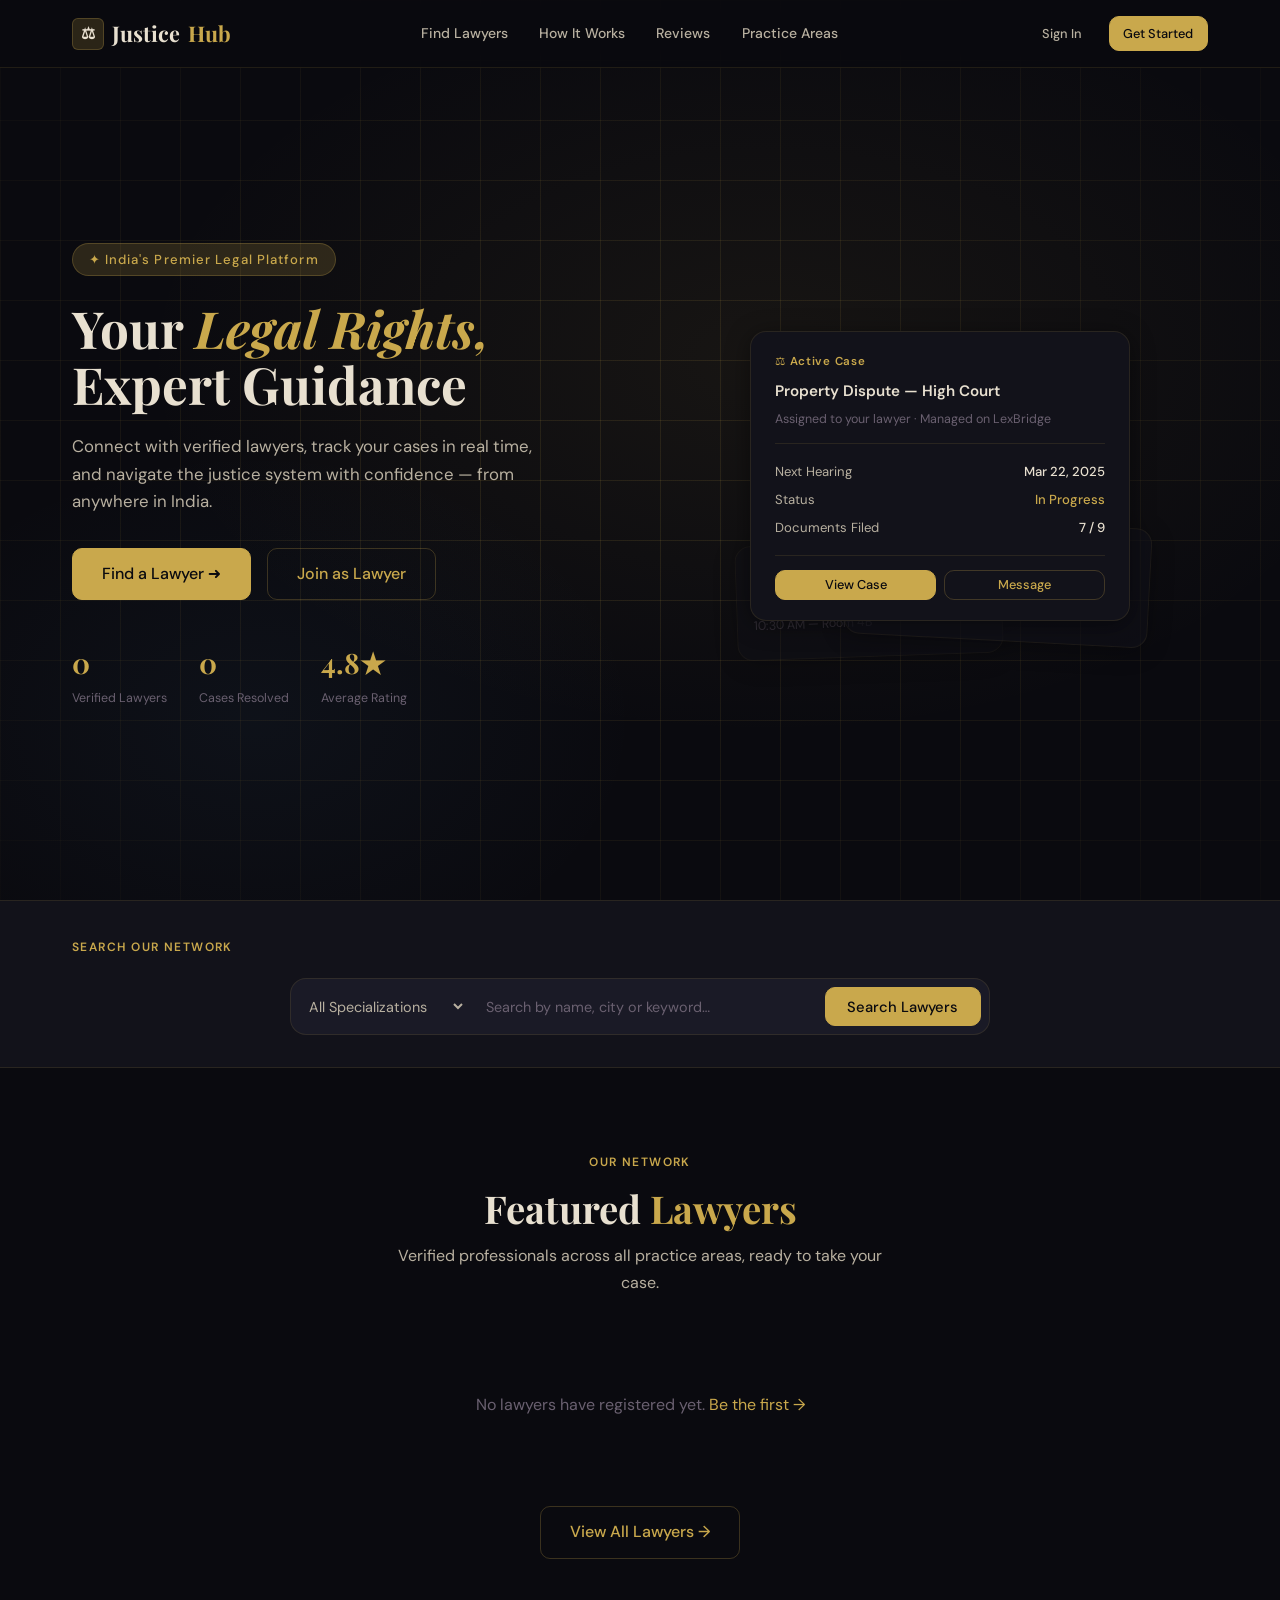
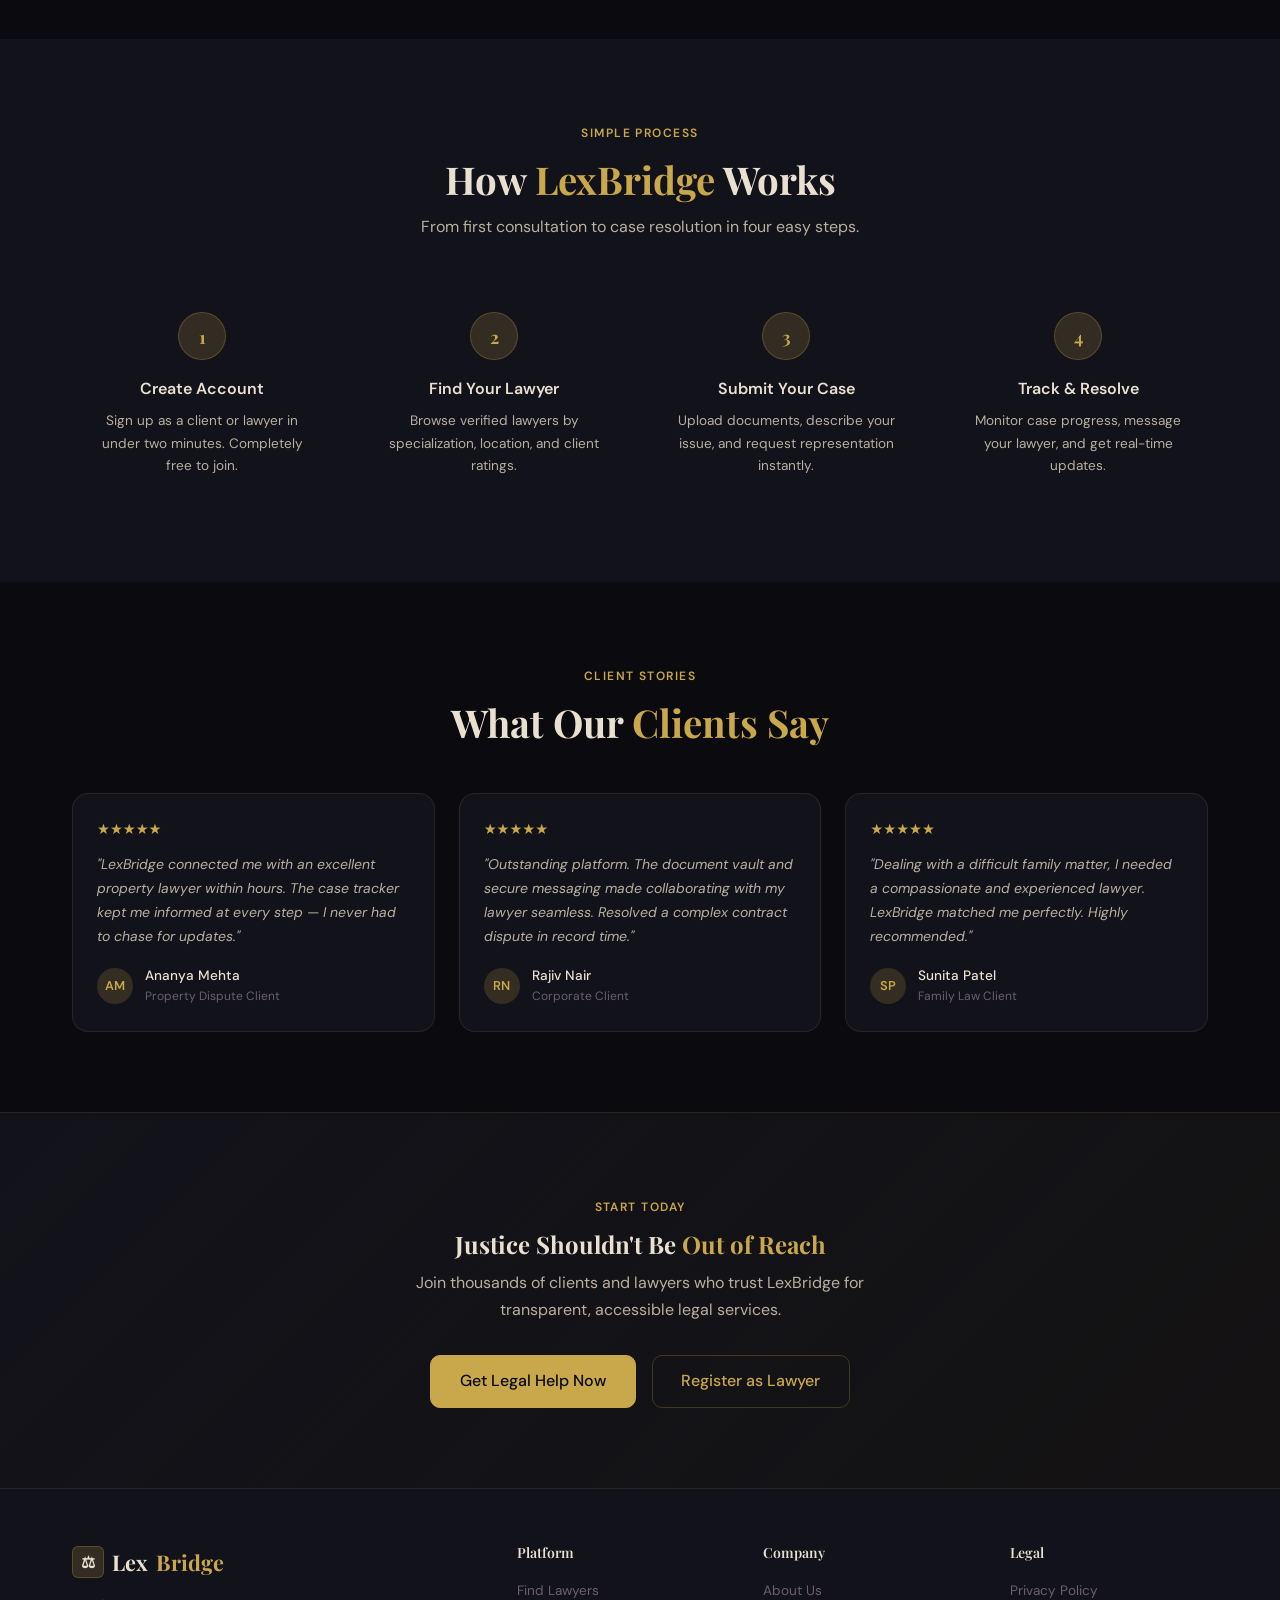
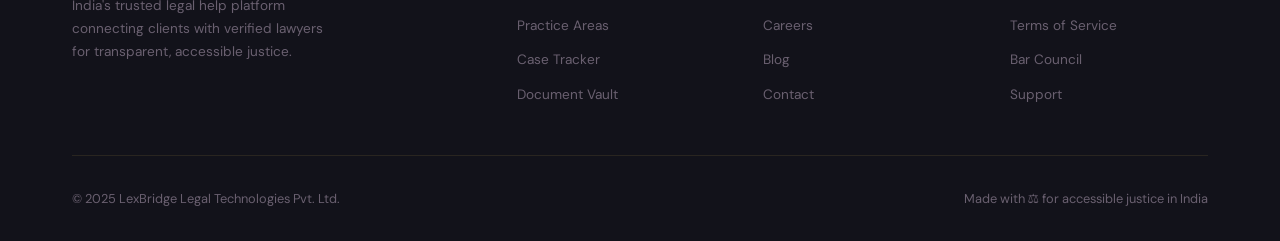
<file: lexbridge/index.html>
<!DOCTYPE html>
<html lang="en">
<head>
  <meta charset="UTF-8" />
  <meta name="viewport" content="width=device-width, initial-scale=1.0" />
  <title>Justice Hub — Legal Help Platform</title>
  <link rel="stylesheet" href="styles/main.css" />
</head>
<body>

  <nav class="navbar" id="navbar">
    <div class="container">
      <a href="index.html" class="nav-logo"><div class="logo-icon">⚖</div>Justice<span>Hub</span></a>
      <ul class="nav-links" id="navLinks">
        <li><a href="#lawyers">Find Lawyers</a></li>
        <li><a href="#how">How It Works</a></li>
        <li><a href="#testimonials">Reviews</a></li>
        <li><a href="#">Practice Areas</a></li>
      </ul>
      <div class="nav-cta">
        <a href="login.html" class="btn btn-ghost btn-sm">Sign In</a>
        <a href="signup.html" class="btn btn-primary btn-sm">Get Started</a>
      </div>
      <button class="hamburger" id="hamburger"><span></span><span></span><span></span></button>
    </div>
  </nav>

  <section class="hero">
    <div class="hero-bg"></div>
    <div class="hero-grid"></div>
    <div class="container">
      <div class="hero-content">
        <div class="hero-tag animate-fadeInUp">✦ India's Premier Legal Platform</div>
        <h1 class="animate-fadeInUp delay-1">Your <em>Legal Rights,</em><br>Expert Guidance</h1>
        <p class="hero-desc animate-fadeInUp delay-2">Connect with verified lawyers, track your cases in real time, and navigate the justice system with confidence — from anywhere in India.</p>
        <div class="hero-actions animate-fadeInUp delay-3">
          <a href="signup.html" class="btn btn-primary btn-lg">Find a Lawyer ➜</a>
          <a href="signup.html?type=lawyer" class="btn btn-outline btn-lg">Join as Lawyer</a>
        </div>
        <div class="hero-stats animate-fadeInUp delay-4">
          <div class="hero-stat"><div class="num" id="statLawyers">0</div><div class="lbl">Verified Lawyers</div></div>
          <div class="hero-stat"><div class="num" id="statCases">0</div><div class="lbl">Cases Resolved</div></div>
          <div class="hero-stat"><div class="num">4.8★</div><div class="lbl">Average Rating</div></div>
        </div>
      </div>
      <div class="hero-visual animate-fadeInUp delay-2">
        <div class="hero-card-stack">
          <div class="hcard">
            <div class="hcard-badge">⚖ Active Case</div>
            <div class="hcard-title">Property Dispute — High Court</div>
            <div class="hcard-meta">Assigned to your lawyer · Managed on LexBridge</div>
            <div class="hcard-divider"></div>
            <div class="hcard-row">Next Hearing <span>Mar 22, 2025</span></div>
            <div class="hcard-row">Status <span style="color:var(--gold)">In Progress</span></div>
            <div class="hcard-row">Documents Filed <span>7 / 9</span></div>
            <div class="hcard-divider"></div>
            <div style="display:flex;gap:0.5rem">
              <button class="btn btn-primary btn-sm" style="flex:1">View Case</button>
              <button class="btn btn-outline btn-sm" style="flex:1">Message</button>
            </div>
          </div>
          <div class="hcard"><div class="hcard-badge">📁 Documents</div><div class="hcard-title">3 New Files Uploaded</div><div class="hcard-meta">Ready for review</div></div>
          <div class="hcard"><div class="hcard-badge">🔔 Reminder</div><div class="hcard-title">Hearing Tomorrow</div><div class="hcard-meta">10:30 AM — Room 4B</div></div>
        </div>
      </div>
    </div>
  </section>

  <section class="search-section">
    <div class="container">
      <p class="section-label" style="text-align:center;margin-bottom:1.25rem">Search Our Network</p>
      <div class="search-bar">
        <select id="searchSpec">
          <option value="">All Specializations</option>
          <option>Criminal Law</option><option>Family Law</option><option>Corporate Law</option>
          <option>Property Law</option><option>Civil Law</option><option>Labour Law</option><option>Intellectual Property</option>
        </select>
        <input type="text" id="searchInput" placeholder="Search by name, city or keyword…" />
        <button class="btn btn-primary" onclick="performSearch()">Search Lawyers</button>
      </div>
    </div>
  </section>

  <section class="section" id="lawyers">
    <div class="container">
      <div class="section-header">
        <span class="section-label">Our Network</span>
        <h2>Featured <span class="text-gold">Lawyers</span></h2>
        <p class="section-sub">Verified professionals across all practice areas, ready to take your case.</p>
      </div>
      <div class="lawyers-grid" id="lawyersGrid"></div>
      <div style="text-align:center;margin-top:2.5rem">
        <a href="signup.html" class="btn btn-outline btn-lg">View All Lawyers →</a>
      </div>
    </div>
  </section>

  <section class="section how-section" id="how">
    <div class="container">
      <div class="section-header text-center">
        <span class="section-label">Simple Process</span>
        <h2>How <span class="text-gold">LexBridge</span> Works</h2>
        <p class="section-sub" style="margin:0.75rem auto 0">From first consultation to case resolution in four easy steps.</p>
      </div>
      <div class="steps-grid">
        <div class="step-item animate-fadeInUp delay-1"><div class="step-num">1</div><div class="step-title">Create Account</div><p class="step-desc">Sign up as a client or lawyer in under two minutes. Completely free to join.</p></div>
        <div class="step-item animate-fadeInUp delay-2"><div class="step-num">2</div><div class="step-title">Find Your Lawyer</div><p class="step-desc">Browse verified lawyers by specialization, location, and client ratings.</p></div>
        <div class="step-item animate-fadeInUp delay-3"><div class="step-num">3</div><div class="step-title">Submit Your Case</div><p class="step-desc">Upload documents, describe your issue, and request representation instantly.</p></div>
        <div class="step-item animate-fadeInUp delay-4"><div class="step-num">4</div><div class="step-title">Track &amp; Resolve</div><p class="step-desc">Monitor case progress, message your lawyer, and get real-time updates.</p></div>
      </div>
    </div>
  </section>

  <section class="section" id="testimonials">
    <div class="container">
      <div class="section-header">
        <span class="section-label">Client Stories</span>
        <h2>What Our <span class="text-gold">Clients Say</span></h2>
      </div>
      <div class="testimonials-grid" id="testimonialsGrid"></div>
    </div>
  </section>

  <section class="cta-band">
    <div class="container">
      <span class="section-label">Start Today</span>
      <h2 style="margin-bottom:0.75rem">Justice Shouldn't Be <span class="text-gold">Out of Reach</span></h2>
      <p style="color:var(--text-secondary);margin-bottom:2rem;max-width:480px;margin-left:auto;margin-right:auto">Join thousands of clients and lawyers who trust LexBridge for transparent, accessible legal services.</p>
      <div style="display:flex;gap:1rem;justify-content:center;flex-wrap:wrap">
        <a href="signup.html" class="btn btn-primary btn-lg">Get Legal Help Now</a>
        <a href="signup.html?type=lawyer" class="btn btn-outline btn-lg">Register as Lawyer</a>
      </div>
    </div>
  </section>

  <footer>
    <div class="container">
      <div class="footer-grid">
        <div class="footer-brand">
          <a href="index.html" class="nav-logo" style="display:inline-flex"><div class="logo-icon">⚖</div>Lex<span>Bridge</span></a>
          <p>India's trusted legal help platform connecting clients with verified lawyers for transparent, accessible justice.</p>
        </div>
        <div class="footer-col"><h4>Platform</h4><ul><li><a href="#">Find Lawyers</a></li><li><a href="#">Practice Areas</a></li><li><a href="#">Case Tracker</a></li><li><a href="#">Document Vault</a></li></ul></div>
        <div class="footer-col"><h4>Company</h4><ul><li><a href="#">About Us</a></li><li><a href="#">Careers</a></li><li><a href="#">Blog</a></li><li><a href="#">Contact</a></li></ul></div>
        <div class="footer-col"><h4>Legal</h4><ul><li><a href="#">Privacy Policy</a></li><li><a href="#">Terms of Service</a></li><li><a href="#">Bar Council</a></li><li><a href="#">Support</a></li></ul></div>
      </div>
      <div class="footer-bottom">
        <span>© 2025 LexBridge Legal Technologies Pvt. Ltd.</span>
        <span>Made with ⚖ for accessible justice in India</span>
      </div>
    </div>
  </footer>

  <div class="toast-container" id="toastContainer"></div>
  <script src="scripts/db.js"></script>
  <script src="scripts/main.js"></script>
  <script>
  // ── Dynamic stats from real DB ────────────────────────────────────────────
  (function updateHeroStats() {
    // Count all registered users
    let userCount = 0, lawyerCount = 0, caseCount = 0;
    for (let i = 0; i < localStorage.length; i++) {
      const key = localStorage.key(i);
      if (!key) continue;
      if (key.startsWith('lb_registered_')) {
        try {
          const u = JSON.parse(localStorage.getItem(key));
          if (u.role === 'lawyer') lawyerCount++; else userCount++;
        } catch {}
      }
      if (key.endsWith('_cases')) {
        try { caseCount += JSON.parse(localStorage.getItem(key)).filter(c=>c.status==='closed').length; } catch {}
      }
    }
    // Animate counters
    function animateCount(el, target, suffix='') {
      if (!el) return;
      const duration = 1200;
      const step     = Math.ceil(target / (duration / 30));
      let   current  = 0;
      const timer    = setInterval(() => {
        current = Math.min(current + step, target);
        el.textContent = current.toLocaleString('en-IN') + suffix;
        if (current >= target) clearInterval(timer);
      }, 30);
    }
    animateCount(document.getElementById('statLawyers'), lawyerCount);
    animateCount(document.getElementById('statCases'),   caseCount);

    // ── Search: filter lawyers from registered users ────────────────────────
    window.performSearch = function() {
      const spec  = document.getElementById('searchSpec').value.toLowerCase();
      const query = document.getElementById('searchInput').value.toLowerCase();
      const lawyers = [];
      for (let i = 0; i < localStorage.length; i++) {
        const key = localStorage.key(i);
        if (!key || !key.startsWith('lb_registered_')) continue;
        try {
          const u = JSON.parse(localStorage.getItem(key));
          if (u.role !== 'lawyer') continue;
          const lp = JSON.parse(localStorage.getItem(`lb_${u.id}_lawyer_profile`) || 'null');
          const profile = { ...u, ...(lp||{}) };
          const matchSpec  = !spec  || (profile.specialization||'').toLowerCase().includes(spec);
          const matchQuery = !query || (profile.full_name||'').toLowerCase().includes(query)
            || (profile.city||'').toLowerCase().includes(query)
            || (profile.specialization||'').toLowerCase().includes(query);
          if (matchSpec && matchQuery) lawyers.push(profile);
        } catch {}
      }
      const grid = document.getElementById('lawyersGrid');
      document.getElementById('lawyers').scrollIntoView({behavior:'smooth'});
      if (!lawyers.length) {
        grid.innerHTML = `<div style="text-align:center;padding:3rem;color:var(--text-muted);grid-column:1/-1">
          No lawyers found matching your search. <a href="signup.html?type=lawyer">Register as a lawyer →</a></div>`;
        return;
      }
      grid.innerHTML = lawyers.map(l => renderLawyerCard(l)).join('');
    };

    function renderLawyerCard(l) {
      const ini = (l.full_name||'L').split(' ').map(w=>w[0]).join('').slice(0,2).toUpperCase();
      return `<div class="lawyer-card">
        <div class="lawyer-avatar">${ini}</div>
        <div class="lawyer-name">${esc(l.full_name||'—')}</div>
        <div class="lawyer-spec">${esc(l.specialization||'Legal Professional')}</div>
        <div class="lawyer-meta">
          ${l.city?`<span>📍 ${esc(l.city)}</span>`:''}
          ${l.experience_years?`<span>⏱ ${esc(l.experience_years)} yrs</span>`:''}
          ${l.consultation_fee?`<span>💰 ₹${Number(l.consultation_fee).toLocaleString('en-IN')}/hr</span>`:''}
        </div>
        <a href="signup.html" class="btn btn-outline btn-sm" style="margin-top:1rem;display:block;text-align:center">Contact Lawyer</a>
      </div>`;
    }

    function esc(s='') { return String(s).replace(/&/g,'&amp;').replace(/</g,'&lt;').replace(/>/g,'&gt;'); }

    // ── Load lawyers grid on page load ─────────────────────────────────────
    const grid = document.getElementById('lawyersGrid');
    if (grid) {
      const allLawyers = [];
      for (let i = 0; i < localStorage.length; i++) {
        const key = localStorage.key(i);
        if (!key || !key.startsWith('lb_registered_')) continue;
        try {
          const u = JSON.parse(localStorage.getItem(key));
          if (u.role !== 'lawyer') continue;
          const lp = JSON.parse(localStorage.getItem(`lb_${u.id}_lawyer_profile`) || 'null');
          allLawyers.push({ ...u, ...(lp||{}) });
        } catch {}
      }
      grid.innerHTML = allLawyers.length
        ? allLawyers.map(l=>renderLawyerCard(l)).join('')
        : `<div style="text-align:center;padding:3rem;color:var(--text-muted);grid-column:1/-1">
            No lawyers have registered yet. <a href="signup.html?type=lawyer">Be the first →</a></div>`;
    }
  })();
  </script>
</body>
</html>
</file>
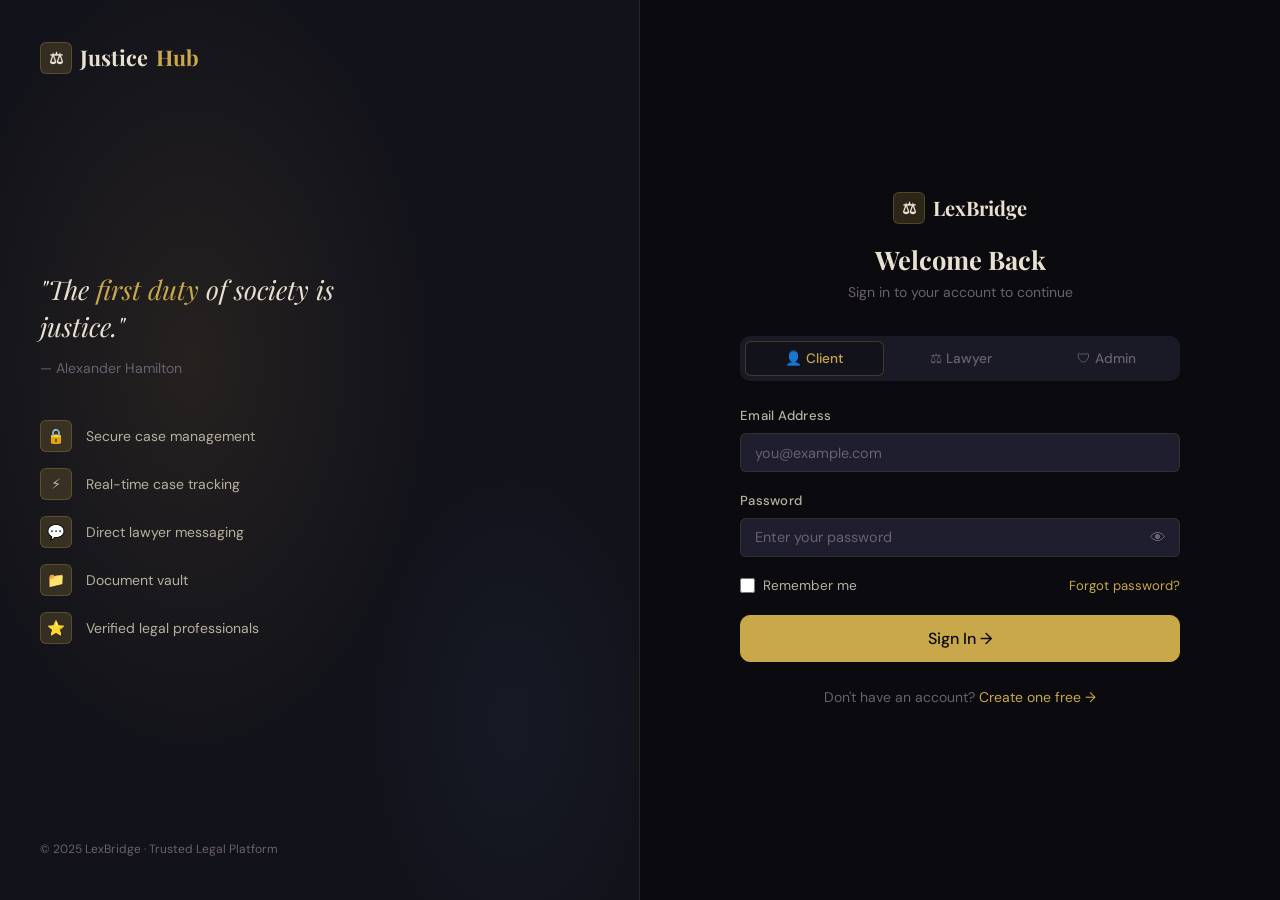
<file: lexbridge/client_dashboard.html>
<!DOCTYPE html>
<html lang="en">
<head>
  <meta charset="UTF-8" />
  <meta name="viewport" content="width=device-width, initial-scale=1.0" />
  <title>Client Dashboard — LexBridge</title>
  <link rel="stylesheet" href="styles/main.css" />
  <link rel="stylesheet" href="styles/dashboard.css" />
</head>
<body>
<div class="dash-layout">

  <aside class="sidebar" id="sidebar">
    <div class="sidebar-brand"><div class="logo-icon">⚖</div>Justice<span>Hub</span></div>
    <nav class="sidebar-nav">
      <div class="nav-section">
        <div class="nav-section-label">Main</div>
        <a class="nav-item active" onclick="showTab('overview')"><span class="nav-icon">🏠</span>Overview</a>
        <a class="nav-item" onclick="showTab('cases')"><span class="nav-icon">📋</span>My Cases <span class="nav-badge" id="badgeCases">0</span></a>
        <a class="nav-item" onclick="showTab('documents')"><span class="nav-icon">📁</span>Documents</a>
        <a class="nav-item" onclick="showTab('findlawyer')"><span class="nav-icon">🔍</span>Find a Lawyer</a>
        <a class="nav-item" onclick="showTab('requests')"><span class="nav-icon">📨</span>Requests <span class="nav-badge" id="badgeRequests">0</span></a>
        <a class="nav-item" onclick="showTab('messages')"><span class="nav-icon">💬</span>Messages</a>
      </div>
      <div class="nav-section">
        <div class="nav-section-label">Services</div>
        <a class="nav-item" onclick="showTab('newcase')"><span class="nav-icon">➕</span>New Case Request</a>
        <a class="nav-item" onclick="showTab('billing')"><span class="nav-icon">💰</span>Billing</a>
      </div>
      <div class="nav-section">
        <div class="nav-section-label">Account</div>
        <a class="nav-item" onclick="showTab('settings')"><span class="nav-icon">⚙</span>Settings</a>
        <a class="nav-item" href="#" onclick="logout()"><span class="nav-icon">🚪</span>Logout</a>
      </div>
    </nav>
    <div class="sidebar-footer">
      <div class="sidebar-user">
        <div class="user-avatar" id="sidebarAvatar">?</div>
        <div class="user-info">
          <div class="u-name" id="sidebarName">—</div>
          <div class="u-role">Client</div>
        </div>
      </div>
    </div>
  </aside>

  <div class="dash-main">
    <header class="dash-topbar">
      <div class="topbar-left">
        <button class="sidebar-toggle" onclick="toggleSidebar()">☰</button>
        <div>
          <div class="topbar-title" id="pageTitle">Dashboard Overview</div>
          <div class="topbar-breadcrumb">Client Portal</div>
        </div>
      </div>
      <div class="topbar-right">
        <div style="position:relative">
          <button class="topbar-btn" onclick="toggleNotif()" id="notifBtn">🔔
            <span class="topbar-notif-dot" id="notifDot" style="display:none"></span>
          </button>
          <div class="notif-dropdown" id="notifDropdown" style="display:none">
            <div class="notif-header">
              <strong>Notifications</strong>
              <a href="#" style="font-size:0.8rem;color:var(--gold)" onclick="markNotifsRead();return false">Mark all read</a>
            </div>
            <div id="notifList"></div>
          </div>
        </div>
        <button class="topbar-btn" onclick="showTab('settings')">⚙</button>
        <div class="user-avatar" id="topbarAvatar" style="cursor:pointer" onclick="showTab('settings')">?</div>
      </div>
    </header>

    <div class="dash-content">

      <!-- OVERVIEW -->
      <div class="tab-content active" id="tab-overview">
        <div class="dash-header">
          <h1 id="greetingText">Welcome 👋</h1>
          <p>Here's a summary of your legal matters</p>
        </div>
        <div class="stats-row">
          <div class="stat-card" style="--accent:var(--gold)"><div class="stat-icon">📋</div><div class="stat-num" id="statActive">0</div><div class="stat-label">Active Cases</div></div>
          <div class="stat-card" style="--accent:var(--info)"><div class="stat-icon">📁</div><div class="stat-num" id="statDocs">0</div><div class="stat-label">Documents</div></div>
          <div class="stat-card" style="--accent:var(--success)"><div class="stat-icon">✅</div><div class="stat-num" id="statResolved">0</div><div class="stat-label">Resolved Cases</div></div>
          <div class="stat-card" style="--accent:var(--danger)"><div class="stat-icon">📅</div><div class="stat-num" id="statHearing">—</div><div class="stat-label">Next Hearing</div></div>
        </div>
        <div class="dash-grid dash-grid-main">
          <div class="dash-panel">
            <div class="panel-header">
              <span class="panel-title">Active Cases</span>
              <button class="btn btn-outline btn-sm" onclick="showTab('newcase')">+ New Case</button>
            </div>
            <div class="panel-body" style="padding:0">
              <table class="dash-table">
                <thead><tr><th>Case</th><th>Status</th><th>Next Hearing</th><th></th></tr></thead>
                <tbody id="overviewCasesBody"></tbody>
              </table>
            </div>
            <div class="panel-footer"><a onclick="showTab('cases');return false" href="#">View all cases →</a></div>
          </div>
          <div class="dash-panel">
            <div class="panel-header"><span class="panel-title">Recent Activity</span></div>
            <div class="panel-body" style="padding:0.5rem 1rem">
              <div id="activityList"></div>
            </div>
          </div>
        </div>
      </div>

      <!-- CASES -->
      <div class="tab-content" id="tab-cases">
        <div class="dash-header"><h1>My Cases</h1><p>Track and manage all your legal cases</p></div>
        <div class="filters-bar">
          <span class="filter-chip active" onclick="filterCases('all',this)">All</span>
          <span class="filter-chip" onclick="filterCases('pending',this)">Pending</span>
          <span class="filter-chip" onclick="filterCases('active',this)">Active</span>
          <span class="filter-chip" onclick="filterCases('in_progress',this)">In Progress</span>
          <span class="filter-chip" onclick="filterCases('closed',this)">Closed</span>
          <div class="dash-search" style="margin-left:auto;min-width:220px">
            <span>🔍</span><input type="text" placeholder="Search cases…" oninput="filterCases('search',null,this.value)" />
          </div>
        </div>
        <div id="casesCards"></div>
      </div>

      <!-- DOCUMENTS -->
      <div class="tab-content" id="tab-documents">
        <div class="dash-header"><h1>Documents</h1><p>Upload and manage your legal documents</p></div>
        <div class="upload-area">
          <input type="file" multiple accept=".pdf,.doc,.docx,.jpg,.jpeg,.png" onchange="handleFileUpload(event)" />
          <div class="upload-icon">📤</div>
          <div class="upload-title">Drop files here or click to upload</div>
          <div class="upload-sub">PDF, DOC, DOCX, JPG, PNG — Max 10 MB</div>
        </div>
        <div style="margin-top:1.5rem" id="documentsList"></div>
      </div>

      <!-- MESSAGES -->
      <div class="tab-content" id="tab-messages">
        <div class="dash-header"><h1>Messages</h1><p>Communicate with your lawyers</p></div>
        <div style="display:grid;grid-template-columns:280px 1fr;gap:1rem;height:520px">
          <div class="dash-panel" style="overflow-y:auto;display:flex;flex-direction:column">
            <div class="panel-header" style="padding:0.75rem 1rem"><span class="panel-title" style="font-size:0.9rem">Conversations</span></div>
            <div id="conversationList" style="flex:1;overflow-y:auto"></div>
            <div style="padding:0.75rem;border-top:0.5px solid var(--border)">
              <input type="text" class="form-input" id="newConvName" placeholder="Lawyer name…" style="font-size:0.82rem;margin-bottom:0.5rem" />
              <button class="btn btn-outline btn-full btn-sm" onclick="startNewConversation()">+ New Conversation</button>
            </div>
          </div>
          <div class="dash-panel" style="display:flex;flex-direction:column">
            <div class="panel-header">
              <div><div class="panel-title" id="activeChatName">Select a conversation</div></div>
            </div>
            <div id="messageList" style="flex:1;overflow-y:auto;padding:1rem;display:flex;flex-direction:column;gap:0.5rem"></div>
            <div class="message-input-row">
              <input type="text" class="form-input" id="msgInput" placeholder="Type a message…" onkeydown="if(event.key==='Enter')sendMsg()" />
              <button class="btn btn-primary" onclick="sendMsg()">Send</button>
            </div>
          </div>
        </div>
      </div>

      <!-- FIND A LAWYER -->
      <div class="tab-content" id="tab-findlawyer">
        <div class="dash-header"><h1>Find a Lawyer</h1><p>Browse registered legal professionals and start a conversation</p></div>
        <div class="filters-bar" style="flex-wrap:wrap;gap:.5rem">
          <select class="form-select" id="lawyerSpecFilter" style="width:auto;padding:.4rem .8rem;font-size:.85rem" onchange="renderLawyerDirectory()">
            <option value="">All Specializations</option>
            <option>Criminal Law</option><option>Family Law</option><option>Corporate Law</option>
            <option>Property Law</option><option>Civil Law</option><option>Labour Law</option>
            <option>Intellectual Property</option><option>Tax Law</option><option>Constitutional Law</option>
          </select>
          <input type="number" id="lawyerMinFee" placeholder="Min ₹/hearing" class="form-input"
                 style="width:130px;font-size:.85rem;padding:.4rem .6rem" onchange="renderLawyerDirectory()" />
          <input type="number" id="lawyerMaxFee" placeholder="Max ₹/hearing" class="form-input"
                 style="width:130px;font-size:.85rem;padding:.4rem .6rem" onchange="renderLawyerDirectory()" />
          <div class="dash-search" style="flex:1;max-width:320px">
            <span>🔍</span>
            <input type="text" id="lawyerSearchInput" placeholder="Search by name or city…" oninput="renderLawyerDirectory()" />
          </div>
        </div>
        <div id="lawyerDirectory" class="lawyers-grid"></div>
      </div>

      <!-- REQUESTS -->
      <div class="tab-content" id="tab-requests">
        <div class="dash-header">
          <h1>Case Requests</h1>
          <p>Incoming lawyer interest and the requests you've sent</p>
        </div>
        <div class="dash-panel" style="margin-bottom:1rem">
          <div class="panel-header"><span class="panel-title">Lawyers interested in your cases</span>
            <button class="btn btn-outline btn-sm" onclick="refreshRequests()">⟳ Refresh</button>
          </div>
          <div class="panel-body"><div id="incomingRequests">
            <div style="text-align:center;padding:2rem;color:var(--text-muted)">Loading…</div>
          </div></div>
        </div>
        <div class="dash-panel">
          <div class="panel-header"><span class="panel-title">Your outgoing requests</span></div>
          <div class="panel-body"><div id="outgoingRequests">
            <div style="text-align:center;padding:2rem;color:var(--text-muted)">Loading…</div>
          </div></div>
        </div>
      </div>

      <!-- NEW CASE -->
      <div class="tab-content" id="tab-newcase">
        <div class="dash-header"><h1>New Case Request</h1><p>Submit a new legal matter</p></div>
        <div class="dash-panel" style="max-width:640px">
          <div class="panel-header"><span class="panel-title">Case Details</span></div>
          <div class="panel-body">
            <form id="newCaseForm" onsubmit="submitCase(event)">
              <div class="form-group">
                <label class="form-label">Case Title *</label>
                <input type="text" class="form-input" name="title" placeholder="e.g. Property Dispute with Neighbour" required />
              </div>
              <div class="form-row">
                <div class="form-group">
                  <label class="form-label">Case Type *</label>
                  <select class="form-select" name="case_type" required>
                    <option value="">Select type</option>
                    <option>Criminal</option><option>Civil</option><option>Family</option>
                    <option>Property</option><option>Corporate</option><option>Labour</option>
                  </select>
                </div>
                <div class="form-group">
                  <label class="form-label">Priority *</label>
                  <select class="form-select" name="priority" required>
                    <option value="medium">Normal</option>
                    <option value="high">Urgent</option>
                    <option value="urgent">Emergency</option>
                  </select>
                </div>
              </div>
              <div class="form-group">
                <label class="form-label">Description *</label>
                <textarea class="form-textarea" name="description" placeholder="Describe your legal issue in detail…" style="min-height:120px" required></textarea>
              </div>
              <div class="form-group">
                <label class="form-label">Preferred Lawyer (optional)</label>
                <input type="text" class="form-input" name="preferred_lawyer" placeholder="Leave blank to browse" />
              </div>
              <div class="form-group">
                <label class="form-label">Next Hearing Date (if known)</label>
                <input type="date" class="form-input" name="next_hearing" />
              </div>
              <div style="display:flex;gap:1rem;margin-top:1rem">
                <button type="submit" class="btn btn-primary btn-lg">Submit Case Request</button>
                <button type="button" class="btn btn-outline btn-lg" onclick="showTab('overview')">Cancel</button>
              </div>
            </form>
          </div>
        </div>
      </div>

      <!-- BILLING -->
      <div class="tab-content" id="tab-billing">
        <div class="dash-header"><h1>Billing</h1><p>Manage payments and invoices</p></div>
        <div class="stats-row">
          <div class="stat-card" style="--accent:var(--success)"><div class="stat-icon">✅</div><div class="stat-num" id="billingPaid">₹0</div><div class="stat-label">Total Paid</div></div>
          <div class="stat-card" style="--accent:var(--gold)"><div class="stat-icon">⏳</div><div class="stat-num" id="billingDue">₹0</div><div class="stat-label">Outstanding</div></div>
          <div class="stat-card" style="--accent:var(--info)"><div class="stat-icon">📄</div><div class="stat-num" id="billingCount">0</div><div class="stat-label">Invoices</div></div>
        </div>
        <div class="dash-panel">
          <div class="panel-header">
            <span class="panel-title">Invoices</span>
            <button class="btn btn-primary btn-sm" onclick="openAddPayment()">+ Add Invoice</button>
          </div>
          <div class="panel-body" style="padding:0">
            <table class="dash-table">
              <thead><tr><th>#</th><th>Description</th><th>Date</th><th>Amount</th><th>Status</th><th>Action</th></tr></thead>
              <tbody id="billingTable"></tbody>
            </table>
          </div>
        </div>
      </div>

      <!-- SETTINGS -->
      <div class="tab-content" id="tab-settings">
        <div class="dash-header"><h1>Account Settings</h1><p>Manage your profile</p></div>
        <div class="dash-panel" style="max-width:560px">
          <div class="panel-header"><span class="panel-title">Profile Information</span></div>
          <div class="panel-body">
            <form onsubmit="saveProfile(event)">
              <div class="form-row">
                <div class="form-group"><label class="form-label">First Name</label><input type="text" class="form-input" id="settFirst" required /></div>
                <div class="form-group"><label class="form-label">Last Name</label><input type="text" class="form-input" id="settLast" /></div>
              </div>
              <div class="form-group"><label class="form-label">Email</label><input type="email" class="form-input" id="settEmail" required /></div>
              <div class="form-group"><label class="form-label">Phone</label><input type="tel" class="form-input" id="settPhone" placeholder="+91 XXXXX XXXXX" /></div>
              <div class="form-group"><label class="form-label">City</label>
                <select class="form-select" id="settCity">
                  <option value="">Select city</option>
                  <option>Delhi</option><option>Mumbai</option><option>Bangalore</option>
                  <option>Chennai</option><option>Hyderabad</option><option>Kolkata</option>
                  <option>Pune</option><option>Ahmedabad</option><option>Lucknow</option><option>Other</option>
                </select>
              </div>
              <button type="submit" class="btn btn-primary mt-2">Save Changes</button>
            </form>
          </div>
        </div>
      </div>

    </div>
  </div>
</div>

<!-- Add Invoice Modal -->
<div id="payModal" style="display:none;position:fixed;inset:0;background:rgba(0,0,0,0.55);z-index:999;align-items:center;justify-content:center">
  <div class="dash-panel" style="width:400px;max-width:90vw">
    <div class="panel-header"><span class="panel-title">Add Invoice</span><button class="btn btn-outline btn-sm" onclick="closeAddPayment()">✕</button></div>
    <div class="panel-body">
      <form id="payForm" onsubmit="addPaymentEntry(event)">
        <div class="form-group"><label class="form-label">Description *</label><input type="text" class="form-input" name="description" placeholder="e.g. Consultation fee" required /></div>
        <div class="form-group"><label class="form-label">Lawyer Name</label><input type="text" class="form-input" name="lawyer_name" placeholder="e.g. Adv. Sharma" /></div>
        <div class="form-group"><label class="form-label">Amount (₹) *</label><input type="number" class="form-input" name="amount" min="1" placeholder="5000" required /></div>
        <div class="form-group"><label class="form-label">Status</label>
          <select class="form-select" name="status">
            <option value="pending">Pending</option>
            <option value="completed">Paid</option>
          </select>
        </div>
        <button type="submit" class="btn btn-primary btn-full mt-2">Save Invoice</button>
      </form>
    </div>
  </div>
</div>

<!-- View Lawyer Profile Modal -->
<div id="profileModal" style="display:none;position:fixed;inset:0;background:rgba(0,0,0,.55);z-index:999;align-items:center;justify-content:center">
  <div class="dash-panel" style="width:640px;max-width:94vw;max-height:90vh;overflow:auto">
    <div class="panel-header">
      <span class="panel-title" id="profileModalTitle">Lawyer Profile</span>
      <button class="btn btn-outline btn-sm" onclick="closeProfileModal()">✕</button>
    </div>
    <div class="panel-body" id="profileModalBody">
      <div style="text-align:center;padding:2rem;color:var(--text-muted)">Loading profile…</div>
    </div>
  </div>
</div>

<!-- Rating Modal -->
<div id="rateModal" style="display:none;position:fixed;inset:0;background:rgba(0,0,0,.55);z-index:999;align-items:center;justify-content:center">
  <div class="dash-panel" style="width:420px;max-width:90vw">
    <div class="panel-header">
      <span class="panel-title">Rate Your Lawyer</span>
      <button class="btn btn-outline btn-sm" onclick="closeRateModal()">✕</button>
    </div>
    <div class="panel-body">
      <p style="font-size:.875rem;color:var(--text-secondary);margin-bottom:1rem" id="rateModalDesc"></p>
      <div style="text-align:center;margin-bottom:1.5rem">
        <div style="font-size:2.5rem;letter-spacing:.15em" id="starRow">
          <span class="star" data-v="1" onclick="setRating(1)" style="cursor:pointer;color:var(--border);transition:color .15s">★</span>
          <span class="star" data-v="2" onclick="setRating(2)" style="cursor:pointer;color:var(--border);transition:color .15s">★</span>
          <span class="star" data-v="3" onclick="setRating(3)" style="cursor:pointer;color:var(--border);transition:color .15s">★</span>
          <span class="star" data-v="4" onclick="setRating(4)" style="cursor:pointer;color:var(--border);transition:color .15s">★</span>
          <span class="star" data-v="5" onclick="setRating(5)" style="cursor:pointer;color:var(--border);transition:color .15s">★</span>
        </div>
        <div id="ratingLabel" style="font-size:.8rem;color:var(--text-muted);margin-top:.4rem">Click to rate</div>
      </div>
      <div class="form-group">
        <label class="form-label">Write a review (optional)</label>
        <textarea class="form-textarea" id="reviewText" placeholder="How was your experience with this lawyer?" style="min-height:90px"></textarea>
      </div>
      <button class="btn btn-primary btn-full" onclick="submitRating()">Submit Review</button>
    </div>
  </div>
</div>

<div class="toast-container" id="toastContainer"></div>
<script src="scripts/db.js"></script>
<script src="scripts/api.js"></script>
<script src="scripts/main.js"></script>
<script src="scripts/client.js"></script>
<script>
// ── Auth guard ────────────────────────────────────────────────────────────────
if (!localStorage.getItem('user_id') && !localStorage.getItem('access_token')) {
  window.location.href = 'login.html';
}

// ── Sidebar & nav ─────────────────────────────────────────────────────────────
let currentFilter = 'all';

function toggleSidebar() { document.getElementById('sidebar').classList.toggle('collapsed'); }
function toggleNotif() {
  const d = document.getElementById('notifDropdown');
  d.style.display = d.style.display === 'none' ? 'block' : 'none';
}

function showTab(name) {
  document.querySelectorAll('.tab-content').forEach(t => t.classList.remove('active'));
  document.getElementById('tab-' + name).classList.add('active');
  document.getElementById('pageTitle').textContent = ({
    overview:'Dashboard Overview', cases:'My Cases', documents:'Documents',
    findlawyer:'Find a Lawyer', messages:'Messages', requests:'Case Requests',
    newcase:'New Case Request', billing:'Billing', settings:'Account Settings'
  })[name] || name;
  if (name === 'cases')     renderCasesTab();
  if (name === 'documents') renderDocuments();
  if (name === 'messages')  renderConversations();
  if (name === 'billing')   renderBilling();
  if (name === 'settings')  loadSettingsForm();
  if (name === 'requests')  refreshRequests();
}

function logout() {
  ['access_token','refresh_token','user_role'].forEach(k => localStorage.removeItem(k));
  window.location.href = 'index.html';
}

function showToast(msg, type='info') {
  const c = document.getElementById('toastContainer');
  const t = document.createElement('div');
  t.className = `toast toast-${type}`; t.textContent = msg;
  c.appendChild(t); setTimeout(() => t.remove(), 3500);
}

// ── Init ──────────────────────────────────────────────────────────────────────
function init() {
  const user = DB.getUser();
  const name = user?.full_name || localStorage.getItem('user_name') || '';
  const ini  = name ? name.split(' ').map(w=>w[0]).join('').slice(0,2).toUpperCase() : '?';
  const hr   = new Date().getHours();
  const gr   = hr<12?'Good Morning':hr<17?'Good Afternoon':'Good Evening';

  document.getElementById('sidebarName').textContent   = name || 'My Account';
  document.getElementById('sidebarAvatar').textContent = ini;
  document.getElementById('topbarAvatar').textContent  = ini;
  document.getElementById('greetingText').textContent  = `${gr}, ${name.split(' ')[0]||'there'} 👋`;

  renderStats();
  renderOverviewCases();
  renderActivityFeed();
  renderNotifications();
}

// ── Backend-fed case cache for stats + overview (client side) ────────────────
let _clientBackendCases = null;

async function _fetchClientCases() {
  try {
    const res = await API.client.listCases();
    _clientBackendCases = res.cases || [];
    return _clientBackendCases;
  } catch (err) {
    _clientBackendCases = null;
    return null;
  }
}

function _allClientCases() {
  // Prefer backend-fetched list; fall back to localStorage for offline mode
  return _clientBackendCases !== null ? _clientBackendCases : DB.getCases();
}

// ── Stats ─────────────────────────────────────────────────────────────────────
async function renderStats() {
  // Kick off a backend refresh — cheap because the request is cached per call
  if (_clientBackendCases === null) await _fetchClientCases();
  const cases    = _allClientCases();
  const docCount = DB.getDocuments().length;

  const activeStatuses = ['active','in_progress','pending'];
  const activeCount    = cases.filter(c => activeStatuses.includes(c.status)).length;
  const resolvedCount  = cases.filter(c => c.status === 'closed').length;

  // Next hearing across upcoming cases
  const upcoming = cases
    .map(c => c.next_hearing)
    .filter(Boolean)
    .map(d => new Date(d))
    .filter(d => !isNaN(d) && d >= new Date(new Date().toDateString())) // today or later
    .sort((a, b) => a - b);
  const nextHearing = upcoming[0] || null;

  document.getElementById('statActive').textContent   = activeCount;
  document.getElementById('statDocs').textContent     = docCount;
  document.getElementById('statResolved').textContent = resolvedCount;
  document.getElementById('statHearing').textContent  = nextHearing
    ? nextHearing.toLocaleDateString('en-IN', { day:'numeric', month:'short' }) : '—';
  document.getElementById('badgeCases').textContent   = cases.length;
}

// ── Overview cases ────────────────────────────────────────────────────────────
async function renderOverviewCases() {
  if (_clientBackendCases === null) await _fetchClientCases();
  const cases = _allClientCases().filter(c => c.status !== 'closed').slice(0, 5);
  const tbody = document.getElementById('overviewCasesBody');
  if (!tbody) return;
  tbody.innerHTML = cases.length ? cases.map(c => `
    <tr>
      <td><strong>${esc(c.title)}</strong><br><small style="color:var(--text-muted)">${esc(c.case_number || '')}</small></td>
      <td><span class="badge badge-${sColor(c.status)}">${esc(c.status)}</span></td>
      <td>${c.next_hearing ? fmtDate(c.next_hearing) : '—'}</td>
      <td><button class="btn btn-outline btn-sm" onclick="showTab('cases')">View</button></td>
    </tr>`).join('')
  : `<tr><td colspan="4" style="text-align:center;padding:1.5rem;color:var(--text-muted)">No active cases. <a href="#" onclick="showTab('newcase');return false">Submit one →</a></td></tr>`;
}

// ── Cases tab ─────────────────────────────────────────────────────────────────
function filterCases(filter, chip, q='') {
  if (filter !== 'search') {
    currentFilter = filter;
    document.querySelectorAll('.filter-chip').forEach(c=>c.classList.remove('active'));
    if (chip) chip.classList.add('active');
  }
  renderCasesTab(q);
}

async function renderCasesTab(q='') {
  // Try API first, fall back to localStorage
  let cases = [];
  try {
    const res = await API.client.listCases();
    cases = res.cases || [];
  } catch (err) {
    cases = DB.getCases();
  }
  if (currentFilter !== 'all') cases = cases.filter(c=>c.status===currentFilter);
  if (q) cases = cases.filter(c => (c.title||'').toLowerCase().includes(q.toLowerCase()));
  const el = document.getElementById('casesCards');
  if (!cases.length) {
    el.innerHTML = `<div style="text-align:center;padding:3rem;color:var(--text-muted)">No cases found. <a href="#" onclick="showTab('newcase');return false">Submit a new case →</a></div>`;
    return;
  }
  el.innerHTML = cases.map(c => {
    const lawyerName = c.lawyer_name || c.preferred_lawyer || '';
    const openedAt   = c.opened_at || c.created_at;
    const canRate    = c.status === 'closed' && c.lawyer_id;
    return `
    <div class="dash-panel" style="margin-bottom:1rem">
      <div class="panel-body">
        <div style="display:flex;justify-content:space-between;flex-wrap:wrap;gap:0.5rem;align-items:flex-start">
          <div>
            <div style="font-weight:600;font-size:1rem">${esc(c.title)}</div>
            <div style="font-size:0.78rem;color:var(--text-muted);margin-top:2px">${esc(c.case_number || '')} · ${esc(c.case_type || '')} · ${fmtDate(openedAt)}</div>
          </div>
          <span class="badge badge-${sColor(c.status)}">${c.status}</span>
        </div>
        <p style="margin-top:0.75rem;font-size:0.875rem;color:var(--text-secondary)">${esc(c.description || '')}</p>
        <div style="margin-top:0.6rem;display:flex;gap:1.5rem;font-size:0.8rem;color:var(--text-muted);flex-wrap:wrap">
          ${c.next_hearing ? `<span>📅 Hearing: ${fmtDate(c.next_hearing)}</span>` : ''}
          ${lawyerName ? `<span>⚖ ${esc(lawyerName)}</span>` : '<span>⚖ No lawyer assigned</span>'}
          <span>Priority: ${esc(c.priority || '—')}</span>
        </div>
        ${canRate ? `
        <div style="margin-top:0.75rem">
          <button class="btn btn-primary btn-sm" onclick="openRateModal(${c.id}, ${c.lawyer_id || 'null'}, '${esc(lawyerName).replace(/'/g,"\\'")}', '${esc(c.title||'').replace(/'/g,"\\'")}')">⭐ Rate Lawyer</button>
        </div>` : ''}
      </div>
    </div>`;
  }).join('');
}

// ── New case form ─────────────────────────────────────────────────────────────
async function submitCase(e) {
  e.preventDefault();
  const data = {};
  new FormData(e.target).forEach((v,k)=>{ data[k]=v; });

  // Strip the non-backend "preferred_lawyer" helper field
  const preferred = data.preferred_lawyer;
  delete data.preferred_lawyer;

  let createdCase = null;
  try {
    const res = await API.client.openCase(data);
    createdCase = res.case;
    showToast('Case submitted!', 'success');
  } catch (err) {
    // Fallback to localStorage if backend unreachable / no token
    if (err.offline || err.status === 401) {
      DB.addCase(Object.assign({ preferred_lawyer: preferred }, data));
      DB.addNotification(`New case submitted: ${data.title}`);
      showToast('Saved offline — log in again to sync', 'info');
    } else {
      showToast(err.message || 'Failed to submit case', 'error');
      return;
    }
  }

  e.target.reset();
  renderStats(); renderOverviewCases(); renderNotifications(); renderActivityFeed();
  showTab('cases');
}

// ── Documents ─────────────────────────────────────────────────────────────────
const ALLOWED_TYPES = ['application/pdf','application/msword',
  'application/vnd.openxmlformats-officedocument.wordprocessingml.document','image/jpeg','image/png'];

function handleFileUpload(e) {
  let count = 0;
  for (const f of e.target.files) {
    if (!ALLOWED_TYPES.includes(f.type)) { showToast(`${f.name}: unsupported type`,'error'); continue; }
    if (f.size > 10*1024*1024) { showToast(`${f.name}: exceeds 10 MB`,'error'); continue; }
    DB.addDocument({original_name:f.name, mime_type:f.type, file_size_bytes:f.size});
    count++;
  }
  e.target.value = '';
  if (count) { renderDocuments(); renderStats(); renderNotifications(); showToast(`${count} file(s) saved`,'success'); }
}

function renderDocuments() {
  const docs = DB.getDocuments();
  const el   = document.getElementById('documentsList');
  if (!docs.length) {
    el.innerHTML = `<div style="text-align:center;padding:2rem;color:var(--text-muted)">No documents uploaded yet.</div>`;
    return;
  }
  el.innerHTML = `<div class="dash-panel"><div class="panel-body" style="padding:0">
    <table class="dash-table"><thead><tr><th>Name</th><th>Type</th><th>Size</th><th>Uploaded</th><th>Status</th><th></th></tr></thead>
    <tbody>${docs.map(d=>`
      <tr>
        <td>📄 ${esc(d.original_name)}</td>
        <td>${esc((d.mime_type||'').split('/')[1]||'').toUpperCase()}</td>
        <td>${(d.file_size_bytes/1024).toFixed(1)} KB</td>
        <td>${fmtDate(d.uploaded_at)}</td>
        <td><span class="badge badge-gold">${d.status}</span></td>
        <td><button class="btn btn-outline btn-sm" onclick="deleteDocEntry('${d.id}')">🗑</button></td>
      </tr>`).join('')}
    </tbody></table></div></div>`;
}

function deleteDocEntry(id) { DB.deleteDocument(id); renderDocuments(); renderStats(); }

// ── Messages ──────────────────────────────────────────────────────────────────
let activeConvId = null;

function renderConversations() {
  const convs = DB.getConversations();
  const el    = document.getElementById('conversationList');
  el.innerHTML = convs.length ? convs.map(c=>`
    <div onclick="openConv('${c.id}','${esc(c.other_name)}')"
      style="padding:0.75rem 1rem;cursor:pointer;border-bottom:0.5px solid var(--border);${activeConvId===c.id?'background:var(--bg-elevated)':''}">
      <div style="display:flex;justify-content:space-between;align-items:center">
        <span style="font-weight:500;font-size:0.88rem">${esc(c.other_name)}</span>
        ${c.unread?`<span style="background:var(--gold);color:#000;font-size:0.7rem;border-radius:10px;padding:1px 7px">${c.unread}</span>`:''}
      </div>
      <div style="font-size:0.77rem;color:var(--text-muted);white-space:nowrap;overflow:hidden;text-overflow:ellipsis;margin-top:2px">${esc(c.last_msg||'No messages yet')}</div>
    </div>`).join('')
  : `<div style="padding:1rem;font-size:0.82rem;color:var(--text-muted)">No conversations yet.</div>`;
}

function openConv(id, name) {
  activeConvId = id;
  document.getElementById('activeChatName').textContent = name;
  renderMessages(); renderConversations();
}

function renderMessages() {
  if (!activeConvId) return;
  const msgs = DB.getMessages(activeConvId);
  const el   = document.getElementById('messageList');
  el.innerHTML = msgs.length ? msgs.map(m=>`
    <div style="display:flex;justify-content:${m.from_self?'flex-end':'flex-start'}">
      <div style="max-width:72%;padding:0.55rem 0.9rem;border-radius:12px;font-size:0.875rem;
        background:${m.from_self?'var(--gold)':'var(--bg-elevated)'};color:${m.from_self?'#000':'var(--text-primary)'}">
        ${esc(m.content)}
        <div style="font-size:0.68rem;opacity:0.55;margin-top:3px;text-align:right">${fmtTime(m.sent_at)}</div>
      </div>
    </div>`).join('')
  : `<div style="text-align:center;color:var(--text-muted);font-size:0.85rem;margin-top:2rem">Say hello!</div>`;
  el.scrollTop = el.scrollHeight;
}

function sendMsg() {
  if (!activeConvId) { showToast('Select a conversation first','error'); return; }
  const inp = document.getElementById('msgInput');
  const txt = inp.value.trim(); if (!txt) return;
  DB.sendMessage(activeConvId, txt, true);
  inp.value = ''; renderMessages(); renderConversations();
}

function startNewConversation() {
  const inp  = document.getElementById('newConvName');
  const name = inp.value.trim(); if (!name) { showToast('Enter lawyer name','error'); return; }
  const c    = DB.getOrCreateConversation(name);
  inp.value  = ''; openConv(c.id, name); renderConversations();
}

// ── Billing ───────────────────────────────────────────────────────────────────
function renderBilling() {
  const p   = DB.getPayments();
  const paid    = p.filter(x=>x.status==='completed').reduce((s,x)=>s+Number(x.amount),0);
  const pending = p.filter(x=>x.status==='pending').reduce((s,x)=>s+Number(x.amount),0);
  document.getElementById('billingPaid').textContent  = '₹' + paid.toLocaleString('en-IN');
  document.getElementById('billingDue').textContent   = '₹' + pending.toLocaleString('en-IN');
  document.getElementById('billingCount').textContent = p.length;
  const tbody = document.getElementById('billingTable');
  tbody.innerHTML = p.length ? p.map((x,i)=>`
    <tr>
      <td>#INV-${String(i+1).padStart(3,'0')}</td>
      <td>${esc(x.description)}${x.lawyer_name?`<br><small style="color:var(--text-muted)">${esc(x.lawyer_name)}</small>`:''}</td>
      <td>${fmtDate(x.created_at)}</td>
      <td>₹${Number(x.amount).toLocaleString('en-IN')}</td>
      <td><span class="badge badge-${x.status==='completed'?'success':'gold'}">${x.status==='completed'?'Paid':'Pending'}</span></td>
      <td>${x.status==='pending'?`<button class="btn btn-primary btn-sm" onclick="markPaid('${x.id}')">Mark Paid</button>`:''}</td>
    </tr>`).join('')
  : `<tr><td colspan="6" style="text-align:center;padding:1.5rem;color:var(--text-muted)">No invoices yet. Click "+ Add Invoice" to begin.</td></tr>`;
}

function openAddPayment()  { document.getElementById('payModal').style.display = 'flex'; }
function closeAddPayment() { document.getElementById('payModal').style.display = 'none'; }

function addPaymentEntry(e) {
  e.preventDefault();
  const data = {}; new FormData(e.target).forEach((v,k)=>{ data[k]=v; });
  DB.addPayment(data); e.target.reset(); closeAddPayment(); renderBilling();
  showToast('Invoice saved','success');
}

function markPaid(id) {
  const uid = localStorage.getItem('user_id') || 'guest';
  const key = `lb_${uid}_payments`;
  const p   = JSON.parse(localStorage.getItem(key)||'[]').map(x=>x.id===id?{...x,status:'completed',paid_at:new Date().toISOString()}:x);
  localStorage.setItem(key, JSON.stringify(p));
  renderBilling(); showToast('Marked as paid','success');
}

// ── Settings ──────────────────────────────────────────────────────────────────
function loadSettingsForm() {
  const u = DB.getUser() || {};
  const parts = (u.full_name||'').split(' ');
  document.getElementById('settFirst').value = parts[0] || '';
  document.getElementById('settLast').value  = parts.slice(1).join(' ') || '';
  document.getElementById('settEmail').value = u.email || '';
  document.getElementById('settPhone').value = u.phone || '';
  document.getElementById('settCity').value  = u.city  || '';
}

function saveProfile(e) {
  e.preventDefault();
  const first = document.getElementById('settFirst').value.trim();
  const last  = document.getElementById('settLast').value.trim();
  const updated = { ...(DB.getUser()||{}),
    full_name: `${first} ${last}`.trim(),
    email: document.getElementById('settEmail').value.trim(),
    phone: document.getElementById('settPhone').value.trim(),
    city:  document.getElementById('settCity').value,
  };
  DB.saveUser(updated);
  const ini = updated.full_name.split(' ').map(w=>w[0]).join('').slice(0,2).toUpperCase();
  document.getElementById('sidebarName').textContent   = updated.full_name;
  document.getElementById('sidebarAvatar').textContent = ini;
  document.getElementById('topbarAvatar').textContent  = ini;
  document.getElementById('greetingText').textContent  = `Hello, ${first} 👋`;
  showToast('Profile updated!','success');
}

// ── Notifications ─────────────────────────────────────────────────────────────
function renderNotifications() {
  const n   = DB.getNotifications();
  const ur  = n.filter(x=>!x.is_read).length;
  document.getElementById('notifDot').style.display = ur ? 'block' : 'none';
  const el  = document.getElementById('notifList');
  el.innerHTML = n.length ? n.slice(0,10).map(x=>`
    <div class="notif-item ${x.is_read?'':'unread'}">
      <div class="notif-msg">${esc(x.msg)}</div>
      <div class="notif-time">${fmtTime(x.at)}</div>
    </div>`).join('')
  : `<div style="padding:1rem;color:var(--text-muted);font-size:0.85rem">No notifications yet</div>`;
}
function markNotifsRead() { DB.markAllNotificationsRead(); renderNotifications(); }

// ── Activity feed ─────────────────────────────────────────────────────────────
function renderActivityFeed() {
  const feed = DB.getActivity();
  const el   = document.getElementById('activityList');
  el.innerHTML = feed.length ? feed.slice(0,8).map(a=>`
    <div style="display:flex;gap:0.75rem;padding:0.5rem 0;border-bottom:0.5px solid var(--border)">
      <span>${a.type==='case'?'📋':a.type==='document'?'📁':'🔔'}</span>
      <div><div style="font-size:0.85rem">${esc(a.text)}</div>
      <div style="font-size:0.73rem;color:var(--text-muted)">${fmtTime(a.at)}</div></div>
    </div>`).join('')
  : `<div style="color:var(--text-muted);font-size:0.85rem;padding:0.5rem 0">No activity yet.</div>`;
}

// ── Helpers ───────────────────────────────────────────────────────────────────
function esc(s='') { return String(s).replace(/&/g,'&amp;').replace(/</g,'&lt;').replace(/>/g,'&gt;'); }
function sColor(s) { return {active:'success',in_progress:'info',pending:'gold',closed:'',dismissed:'danger'}[s]||''; }
function fmtDate(iso) { return iso ? new Date(iso).toLocaleDateString('en-IN',{day:'numeric',month:'short',year:'numeric'}) : '—'; }
function fmtTime(iso) {
  if (!iso) return '';
  const d = new Date(iso), now = new Date(), diff = Math.floor((now-d)/1000);
  if (diff<60) return 'Just now';
  if (diff<3600) return Math.floor(diff/60)+' min ago';
  if (diff<86400) return Math.floor(diff/3600)+' hr ago';
  return d.toLocaleDateString('en-IN',{day:'numeric',month:'short'});
}

// ── Find a Lawyer directory (API-first, localStorage fallback) ────────────────
var _lawyerCache = [];

async function renderLawyerDirectory() {
  var spec   = (document.getElementById('lawyerSpecFilter') ? document.getElementById('lawyerSpecFilter').value : '').toLowerCase();
  var query  = (document.getElementById('lawyerSearchInput') ? document.getElementById('lawyerSearchInput').value : '').toLowerCase();
  var minFee = parseFloat((document.getElementById('lawyerMinFee') || {}).value || '') || null;
  var maxFee = parseFloat((document.getElementById('lawyerMaxFee') || {}).value || '') || null;

  var lawyers = [];

  // ── Try backend first ──
  try {
    var resp = await API.match.listLawyers({ specialization: spec, q: query, min_fee: minFee, max_fee: maxFee, verified: true });
    lawyers = (resp.lawyers || []).map(function(l) {
      var lp = l.lawyer_profile || {};
      return Object.assign({}, l, lp, {
        specialization: Array.isArray(lp.specializations) && lp.specializations.length
          ? lp.specializations[0] : (l.specialization || ''),
        lawyer_user_id: l.id,
      });
    });
  } catch (err) {
    // ── Fallback to local registry ──
    for (var i = 0; i < localStorage.length; i++) {
      var key = localStorage.key(i);
      if (!key || !key.startsWith('lb_registered_')) continue;
      try {
        var u = JSON.parse(localStorage.getItem(key));
        if (u.role !== 'lawyer') continue;
        var lpKey = 'lb_' + u.id + '_lawyer_profile';
        var lp    = JSON.parse(localStorage.getItem(lpKey) || 'null') || {};
        var merged = Object.assign({}, u, lp, { lawyer_user_id: u.id });
        var matchSpec  = !spec  || (merged.specialization || '').toLowerCase().includes(spec);
        var matchQuery = !query
          || (merged.full_name      || '').toLowerCase().includes(query)
          || (merged.city           || '').toLowerCase().includes(query)
          || (merged.specialization || '').toLowerCase().includes(query);
        if (matchSpec && matchQuery) lawyers.push(merged);
      } catch(e) {}
    }
  }

  _lawyerCache = lawyers;

  var el = document.getElementById('lawyerDirectory');
  if (!el) return;

  if (!lawyers.length) {
    el.innerHTML = '<div style="text-align:center;padding:3rem;color:var(--text-muted);grid-column:1/-1">' +
      '<div style="font-size:2rem;margin-bottom:.75rem">🔍</div>' +
      '<div style="font-weight:600;margin-bottom:.35rem">No lawyers found</div>' +
      '<div style="font-size:.875rem">Try a different search, or ask a lawyer to register on LexBridge.</div>' +
      '</div>';
    return;
  }

  el.innerHTML = lawyers.map(function(l) {
    var ini    = (l.full_name || 'L').split(' ').map(function(w){return w[0];}).join('').slice(0,2).toUpperCase();
    var consult= l.consultation_fee ? '₹' + Number(l.consultation_fee).toLocaleString('en-IN') + '/hr' : '';
    var hearFee= l.per_hearing_fee ? '₹' + Number(l.per_hearing_fee).toLocaleString('en-IN') + '/hearing' : '';
    var exp    = l.experience_years ? l.experience_years + ' yrs exp' : '';
    var spec   = l.specialization || 'Legal Professional';
    var city   = l.city || '';
    var bio    = (l.bio || '').slice(0, 110) + ((l.bio || '').length > 110 ? '…' : '');
    var avail  = l.availability_status || 'available';
    var availColor = avail === 'available' ? 'var(--success)' : avail === 'busy' ? 'var(--warning)' : 'var(--text-muted)';
    var nameEsc = esc(l.full_name || '');
    var firstName = esc((l.full_name || '').split(' ')[0] || 'Lawyer');
    var rating = Number(l.avg_rating || 0);
    var ratingStars = rating > 0 ? '⭐ ' + rating.toFixed(1) + ' (' + (l.total_ratings || 0) + ')' : '';

    return '<div class="dash-panel" style="margin-bottom:1rem">' +
      '<div class="panel-body">' +
        '<div style="display:flex;gap:1rem;align-items:flex-start">' +
          '<div style="width:52px;height:52px;border-radius:50%;background:linear-gradient(135deg,rgba(91,155,213,.25),var(--gold-dim));border:2px solid var(--gold-border);display:flex;align-items:center;justify-content:center;font-size:1.1rem;font-weight:700;color:var(--gold);flex-shrink:0">' + esc(ini) + '</div>' +
          '<div style="flex:1;min-width:0">' +
            '<div style="display:flex;justify-content:space-between;align-items:flex-start;gap:.5rem;flex-wrap:wrap">' +
              '<div>' +
                '<div style="font-weight:600;font-size:1rem">' + nameEsc + '</div>' +
                '<div style="font-size:.8rem;color:var(--gold);margin-top:1px">' + esc(spec) + '</div>' +
              '</div>' +
              '<span style="font-size:.72rem;font-weight:600;color:' + availColor + '">● ' + avail + '</span>' +
            '</div>' +
            '<div style="display:flex;gap:1rem;font-size:.78rem;color:var(--text-muted);margin-top:.4rem;flex-wrap:wrap">' +
              (city ? '<span>📍 ' + esc(city) + '</span>' : '') +
              (exp  ? '<span>⏱ ' + esc(exp)  + '</span>' : '') +
              (consult ? '<span>💰 ' + esc(consult) + '</span>' : '') +
              (hearFee ? '<span>⚖ ' + esc(hearFee) + '</span>' : '') +
              (ratingStars ? '<span>' + esc(ratingStars) + '</span>' : '') +
              (l.bar_council_no ? '<span>🏛 ' + esc(l.bar_council_no) + '</span>' : '') +
            '</div>' +
            (bio ? '<p style="font-size:.82rem;color:var(--text-secondary);margin-top:.5rem;line-height:1.5">' + esc(bio) + '</p>' : '') +
          '</div>' +
        '</div>' +
        '<div style="display:flex;gap:.75rem;margin-top:1rem;flex-wrap:wrap">' +
          '<button class="btn btn-outline btn-sm" onclick="openLawyerProfile(' + (l.lawyer_user_id || 'null') + ')">👤 View Profile</button>' +
          '<button class="btn btn-primary btn-sm" onclick="contactLawyer(\'' + nameEsc.replace(/'/g, "\\'") + '\')">💬 Message ' + firstName + '</button>' +
          '<button class="btn btn-outline btn-sm" onclick="openRequestLawyer(' + (l.lawyer_user_id || 'null') + ', \'' + nameEsc.replace(/'/g, "\\'") + '\')">📋 Send Case Request</button>' +
        '</div>' +
      '</div>' +
    '</div>';
  }).join('');
}

// ── View Lawyer Profile Modal ────────────────────────────────────────────────
async function openLawyerProfile(lawyerId) {
  if (!lawyerId) {
    showToast('This lawyer has no online profile yet.', 'info');
    return;
  }
  var modal = document.getElementById('profileModal');
  var body  = document.getElementById('profileModalBody');
  var title = document.getElementById('profileModalTitle');
  if (!modal) return;
  modal.style.display = 'flex';
  body.innerHTML = '<div style="text-align:center;padding:2rem;color:var(--text-muted)">Loading profile…</div>';

  try {
    var res = await API.match.getLawyerProfile(lawyerId);
    var l   = res.lawyer || {};
    var lp  = l.lawyer_profile || {};
    var docs = l.documents || [];
    var ratings = l.ratings || [];

    title.textContent = l.full_name || 'Lawyer Profile';

    var specs = (lp.specializations || []).join(', ');
    var langs = (lp.languages || []).join(', ');
    var courts = (lp.court_levels || []).join(', ');

    var ratingRow = (lp.avg_rating && lp.total_ratings)
      ? '<div style="font-size:.95rem"><strong style="color:var(--gold)">⭐ ' + Number(lp.avg_rating).toFixed(1) + '</strong> <span style="color:var(--text-muted)">('+ lp.total_ratings +' reviews)</span></div>'
      : '<div style="font-size:.85rem;color:var(--text-muted)">No ratings yet</div>';

    var html =
      '<div style="display:grid;grid-template-columns:1fr;gap:1rem">' +
        '<div>' +
          '<div style="font-size:1.15rem;font-weight:600">' + esc(l.full_name || '') + '</div>' +
          '<div style="font-size:.85rem;color:var(--gold);margin-top:2px">' + esc(specs || 'Legal Professional') + '</div>' +
          (l.email ? '<div style="font-size:.82rem;color:var(--text-muted);margin-top:2px">📧 ' + esc(l.email) + '</div>' : '') +
          (l.phone ? '<div style="font-size:.82rem;color:var(--text-muted)">📞 ' + esc(l.phone) + '</div>' : '') +
          '<div style="margin-top:.6rem">' + ratingRow + '</div>' +
        '</div>' +
        '<div style="display:grid;grid-template-columns:1fr 1fr;gap:.75rem;font-size:.85rem">' +
          '<div><strong>Experience:</strong> ' + esc((lp.experience_years || 0) + ' years') + '</div>' +
          '<div><strong>Bar Council #:</strong> ' + esc(lp.bar_council_no || '—') + '</div>' +
          '<div><strong>Consult Fee:</strong> ' + (lp.consultation_fee ? '₹'+Number(lp.consultation_fee).toLocaleString('en-IN')+'/hr' : '—') + '</div>' +
          '<div><strong>Per Hearing:</strong> ' + (lp.per_hearing_fee ? '₹'+Number(lp.per_hearing_fee).toLocaleString('en-IN') : '—') + '</div>' +
          '<div><strong>Languages:</strong> ' + esc(langs || '—') + '</div>' +
          '<div><strong>Courts:</strong> ' + esc(courts || '—') + '</div>' +
        '</div>' +
        (lp.bio ? '<div><strong>About</strong><p style="font-size:.88rem;color:var(--text-secondary);margin-top:.3rem;line-height:1.5">'+ esc(lp.bio) +'</p></div>' : '') +
        '<div>' +
          '<strong>Documents & Credentials</strong>' +
          (docs.length
            ? '<ul style="margin-top:.4rem;padding-left:1.1rem;font-size:.85rem">' + docs.map(function(d) {
                return '<li>📄 <a href="/api/lawyer/documents/' + d.id + '/download" target="_blank" rel="noopener">' + esc(d.original_name || d.file_name) + '</a> <span style="color:var(--text-muted)">· ' + esc(d.doc_type||'other') + ' · ' + esc(d.status||'') + '</span></li>';
              }).join('') + '</ul>'
            : '<div style="font-size:.85rem;color:var(--text-muted);margin-top:.3rem">No documents uploaded.</div>') +
        '</div>' +
        '<div>' +
          '<strong>Client Reviews</strong>' +
          (ratings.length
            ? ratings.slice(0,10).map(function(r) {
                return '<div style="border-top:0.5px solid var(--border);padding:.5rem 0;font-size:.85rem">' +
                  '<div><strong>⭐ '+ r.score +'/5</strong> · '+ esc(r.reviewer_name || 'Client') +' <span style="color:var(--text-muted)">· '+ fmtDate(r.created_at) +'</span></div>' +
                  (r.review ? '<div style="color:var(--text-secondary);margin-top:.25rem">"'+ esc(r.review) +'"</div>' : '') +
                '</div>';
              }).join('')
            : '<div style="font-size:.85rem;color:var(--text-muted);margin-top:.3rem">No reviews yet.</div>') +
        '</div>' +
      '</div>';

    body.innerHTML = html;
  } catch (err) {
    body.innerHTML = '<div style="padding:1.5rem;color:var(--danger);text-align:center">Could not load lawyer profile.<br><small>'+ esc(err.message || '') +'</small></div>';
  }
}

function closeProfileModal() {
  var m = document.getElementById('profileModal');
  if (m) m.style.display = 'none';
}

function contactLawyer(name) {
  var conv = DB.getOrCreateConversation(name);
  DB.addActivity('Started conversation with ' + name, 'message');
  showTab('messages');
  setTimeout(function() { openConv(conv.id, name); }, 120);
  showToast('Opening conversation with ' + name, 'success');
}

function requestLawyer(name) {
  showTab('newcase');
  setTimeout(function() {
    var input = document.querySelector('[name="preferred_lawyer"]');
    if (input) { input.value = name; input.focus(); }
  }, 120);
  showToast('Fill in the case details below to request ' + name, 'info');
}

// ── showTab override to include findlawyer ────────────────────────────────────
var __baseShowTab = window.showTab;
window.showTab = function(name) {
  if (__baseShowTab) __baseShowTab(name);
  if (name === 'cases')      renderCasesTab();
  if (name === 'documents')  renderDocuments();
  if (name === 'messages')   renderConversations();
  if (name === 'billing')    renderBilling();
  if (name === 'settings')   loadSettingsForm();
  if (name === 'findlawyer') renderLawyerDirectory();
};


// ── Rating system ─────────────────────────────────────────────────────────────
// Once a case is closed by the lawyer, the client may submit a rating for the
// lawyer's performance. The rating is sent to the backend via
// /api/match/ratings, and a localStorage mirror is kept so the activity feed
// still works offline.
var _ratingCaseId = null, _ratingLawyerId = null, _ratingLawyerName = null, _ratingScore = 0;
var _ratingLabels = ['','Poor','Fair','Good','Very Good','Excellent'];

function openRateModal(caseId, lawyerId, lawyerName, caseTitle) {
  _ratingCaseId     = caseId;
  _ratingLawyerId   = lawyerId || null;
  _ratingLawyerName = lawyerName || 'your lawyer';
  _ratingScore      = 0;
  var desc = document.getElementById('rateModalDesc');
  if (desc) desc.textContent = 'Rate ' + _ratingLawyerName + ' for: ' + (caseTitle || '');
  var rt = document.getElementById('reviewText');
  if (rt) rt.value = '';
  var lbl = document.getElementById('ratingLabel');
  if (lbl) lbl.textContent = 'Click to rate';
  document.querySelectorAll('.star').forEach(function(s){ s.style.color = 'var(--border)'; });
  var m = document.getElementById('rateModal');
  if (m) m.style.display = 'flex';
}

function closeRateModal() {
  var m = document.getElementById('rateModal');
  if (m) m.style.display = 'none';
}

function setRating(score) {
  _ratingScore = score;
  document.querySelectorAll('.star').forEach(function(s) {
    s.style.color = Number(s.dataset.v) <= score ? 'var(--gold)' : 'var(--border)';
  });
  var lbl = document.getElementById('ratingLabel');
  if (lbl) lbl.textContent = _ratingLabels[score] || '';
}

async function submitRating() {
  if (!_ratingScore) { showToast('Please select a star rating', 'error'); return; }
  var rt     = document.getElementById('reviewText');
  var review = rt ? rt.value.trim() : '';

  // Send to backend if this is a real (numeric) backend case id
  var isBackendCase = Number.isInteger(_ratingCaseId);
  if (isBackendCase) {
    try {
      await API.match.createRating({
        case_id: _ratingCaseId,
        score:   _ratingScore,
        review:  review || null,
      });
      DB.addActivity('Rated ' + _ratingLawyerName + ': ' + _ratingScore + '/5 stars', 'case');
      closeRateModal();
      renderCasesTab();
      showToast('Thank you! You rated ' + _ratingLawyerName + ' ' + _ratingScore + '/5 stars', 'success');
      return;
    } catch (err) {
      // 409 = already rated, surface that gracefully; otherwise show real error
      if (err.status === 409) {
        showToast(err.message || 'You have already rated this case', 'info');
        closeRateModal();
        return;
      }
      showToast(err.message || 'Could not submit rating', 'error');
      return;
    }
  }

  // Offline / local-only fallback (case wasn't created via the backend)
  var user   = DB.getUser() || {};
  var uid    = localStorage.getItem('user_id') || 'guest';
  var key    = 'lb_' + uid + '_ratings';
  var ratings = JSON.parse(localStorage.getItem(key) || '[]');
  if (ratings.find(function(r){ return r.case_id === _ratingCaseId; })) {
    showToast('You have already rated this case', 'info');
    closeRateModal(); return;
  }
  ratings.push({
    id:            DB.uid(),
    case_id:       _ratingCaseId,
    lawyer_name:   _ratingLawyerName,
    reviewer_name: user.full_name || 'Client',
    score:         _ratingScore,
    review:        review,
    created_at:    new Date().toISOString(),
  });
  localStorage.setItem(key, JSON.stringify(ratings));
  DB.addActivity('Rated ' + _ratingLawyerName + ': ' + _ratingScore + '/5 stars', 'case');
  closeRateModal();
  renderCasesTab();
  showToast('Saved locally — you rated ' + _ratingLawyerName + ' ' + _ratingScore + '/5 stars', 'info');
}

// ── Send a case request to a specific lawyer (from Find-a-Lawyer tab) ─────────
async function openRequestLawyer(lawyerId, lawyerName) {
  if (!lawyerId || lawyerId === 'null') {
    showToast('Cannot send request to this lawyer yet. Please try again later.', 'error');
    return;
  }

  // Fetch my cases so the client can pick which one to send
  var cases = [];
  try {
    var res = await API.client.listCases('pending');
    cases = (res.cases || []).filter(function(c) { return !c.lawyer_id; });
  } catch (e) { /* offline */ }

  var ok = false;

  if (!cases.length) {
    if (!confirm('You don\'t have any open (pending) cases yet. Create one now to send to ' + lawyerName + '?')) return;
    showTab('newcase');
    setTimeout(function() {
      var input = document.querySelector('[name="preferred_lawyer"]');
      if (input) { input.value = lawyerName; input.focus(); }
    }, 120);
    return;
  }

  var labels = cases.map(function(c, i) { return (i+1) + '. ' + c.title + ' (' + c.case_number + ')'; }).join('\n');
  var choice = prompt('Which case would you like to send to ' + lawyerName + '?\n\n' + labels + '\n\nEnter number:');
  var idx = parseInt(choice, 10) - 1;
  if (isNaN(idx) || idx < 0 || idx >= cases.length) return;

  var message = prompt('Optional message to the lawyer:', '');
  try {
    await API.match.createRequest({
      case_id: cases[idx].id, lawyer_id: lawyerId, message: message || null,
    });
    showToast('Request sent to ' + lawyerName, 'success');
    ok = true;
  } catch (err) {
    showToast(err.message || 'Failed to send request', 'error');
    return;
  }
  if (ok) refreshRequests();
}

// ── Requests tab ─────────────────────────────────────────────────────────────
async function refreshRequests() {
  var incomingEl = document.getElementById('incomingRequests');
  var outgoingEl = document.getElementById('outgoingRequests');
  if (!incomingEl || !outgoingEl) return;

  incomingEl.innerHTML = '<div style="text-align:center;padding:2rem;color:var(--text-muted)">Loading…</div>';
  outgoingEl.innerHTML = '<div style="text-align:center;padding:2rem;color:var(--text-muted)">Loading…</div>';

  try {
    var res = await API.match.myRequests();
    var incoming = res.incoming || [], outgoing = res.outgoing || [];

    incomingEl.innerHTML = incoming.length
      ? incoming.map(renderIncomingCard).join('')
      : '<div style="padding:1.5rem;color:var(--text-muted);text-align:center">No lawyer has expressed interest yet.</div>';

    outgoingEl.innerHTML = outgoing.length
      ? outgoing.map(renderOutgoingCard).join('')
      : '<div style="padding:1.5rem;color:var(--text-muted);text-align:center">You haven\'t sent any requests yet. Use "Find a Lawyer" to start.</div>';

    var openCount = incoming.filter(function(r){ return r.status === 'pending'; }).length;
    var badge = document.getElementById('badgeRequests');
    if (badge) badge.textContent = openCount;
  } catch (err) {
    incomingEl.innerHTML = '<div style="padding:1.5rem;color:var(--danger);text-align:center">Could not load requests. Backend unreachable.</div>';
    outgoingEl.innerHTML = '';
  }
}

function statusBadge(s) {
  var map = { pending:'gold', accepted:'success', rejected:'danger', withdrawn:'' };
  return '<span class="badge badge-' + (map[s]||'') + '">' + s + '</span>';
}

function renderIncomingCard(r) {
  var actions = '';
  if (r.status === 'pending') {
    actions =
      '<div style="display:flex;gap:.5rem;margin-top:.75rem;flex-wrap:wrap">' +
        '<button class="btn btn-primary btn-sm" onclick="respondRequest(' + r.id + ', \'accept\')">✓ Accept</button>' +
        '<button class="btn btn-outline btn-sm" onclick="respondRequest(' + r.id + ', \'reject\')">✕ Reject</button>' +
      '</div>';
  }
  return (
    '<div class="dash-panel" style="margin-bottom:.75rem"><div class="panel-body">' +
      '<div style="display:flex;justify-content:space-between;flex-wrap:wrap;gap:.5rem">' +
        '<div>' +
          '<div style="font-weight:600">' + esc(r.lawyer_name || 'Lawyer #' + r.lawyer_id) + '</div>' +
          '<div style="font-size:.8rem;color:var(--text-muted)">Case: ' + esc(r.case_title || '') + ' · ' + esc(r.case_number || '') + '</div>' +
          (r.lawyer_email ? '<div style="font-size:.78rem;color:var(--text-muted)">📧 ' + esc(r.lawyer_email) + '</div>' : '') +
          (r.lawyer_phone ? '<div style="font-size:.78rem;color:var(--text-muted)">📞 ' + esc(r.lawyer_phone) + '</div>' : '') +
        '</div>' +
        statusBadge(r.status) +
      '</div>' +
      (r.message ? '<p style="margin-top:.5rem;font-size:.85rem;color:var(--text-secondary)">"' + esc(r.message) + '"</p>' : '') +
      actions +
    '</div></div>'
  );
}

function renderOutgoingCard(r) {
  var actions = '';
  if (r.status === 'pending') {
    actions =
      '<div style="margin-top:.75rem">' +
        '<button class="btn btn-outline btn-sm" onclick="withdrawRequest(' + r.id + ')">Withdraw</button>' +
      '</div>';
  }
  return (
    '<div class="dash-panel" style="margin-bottom:.75rem"><div class="panel-body">' +
      '<div style="display:flex;justify-content:space-between;flex-wrap:wrap;gap:.5rem">' +
        '<div>' +
          '<div style="font-weight:600">To: ' + esc(r.lawyer_name || 'Lawyer #' + r.lawyer_id) + '</div>' +
          '<div style="font-size:.8rem;color:var(--text-muted)">Case: ' + esc(r.case_title || '') + '</div>' +
        '</div>' +
        statusBadge(r.status) +
      '</div>' +
      (r.message ? '<p style="margin-top:.5rem;font-size:.85rem;color:var(--text-secondary)">"' + esc(r.message) + '"</p>' : '') +
      actions +
    '</div></div>'
  );
}

async function respondRequest(id, action) {
  try {
    await API.match.respond(id, action);
    showToast('Request ' + action + 'ed', 'success');
    refreshRequests();
    renderStats();
  } catch (err) {
    showToast(err.message || 'Failed to respond', 'error');
  }
}

async function withdrawRequest(id) {
  if (!confirm('Withdraw this request?')) return;
  try {
    await API.match.withdraw(id);
    showToast('Request withdrawn', 'info');
    refreshRequests();
  } catch (err) {
    showToast(err.message || 'Failed to withdraw', 'error');
  }
}

document.addEventListener('DOMContentLoaded', init);
document.addEventListener('DOMContentLoaded', refreshRequests);
</script>
</body>
</html>
</file>
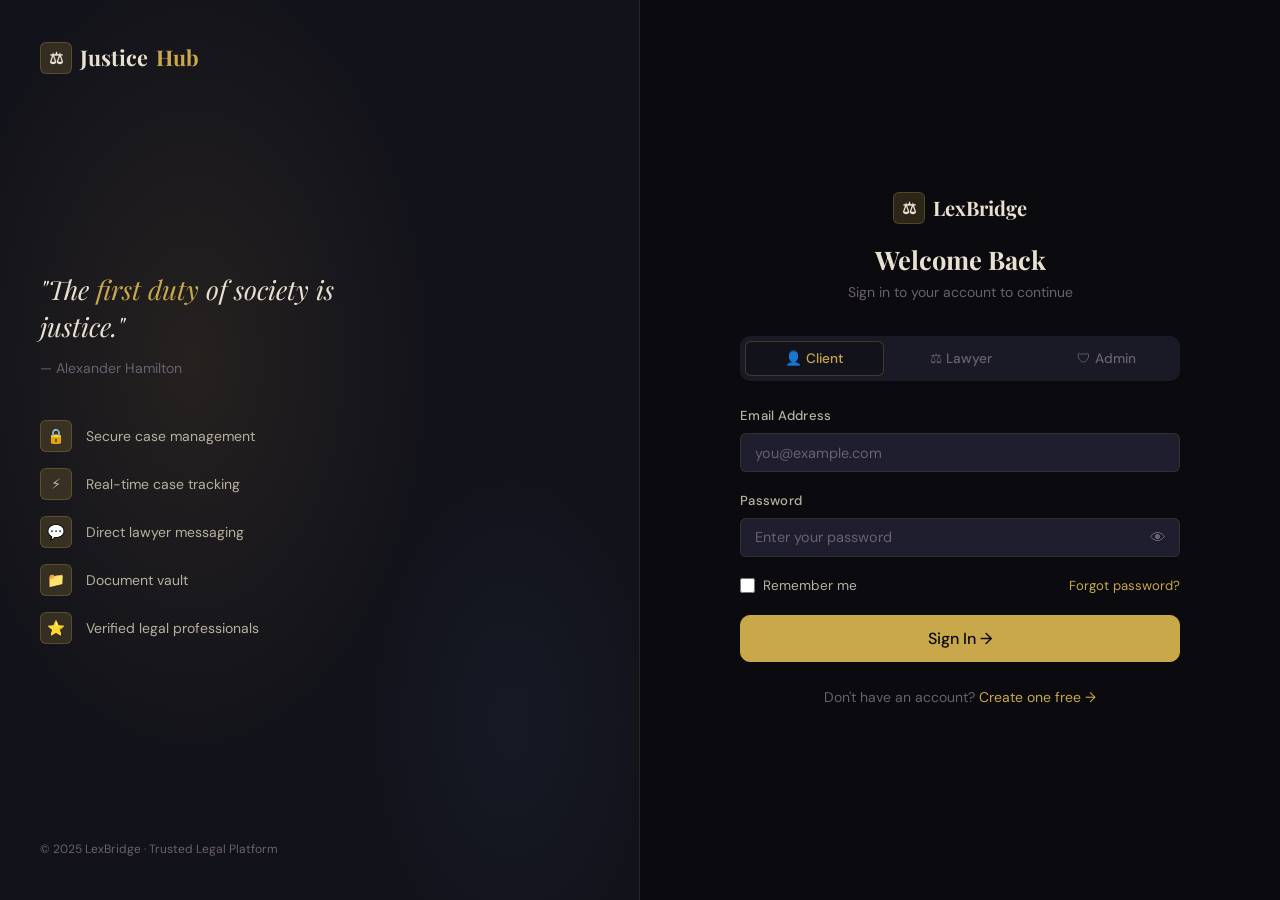
<file: lexbridge/lawyer_dashboard.html>
<!DOCTYPE html>
<html lang="en">
<head>
  <meta charset="UTF-8" />
  <meta name="viewport" content="width=device-width, initial-scale=1.0" />
  <title>Lawyer Dashboard — JusticHub</title>
  <link rel="stylesheet" href="styles/main.css" />
  <link rel="stylesheet" href="styles/dashboard.css" />
</head>
<body>
<div class="dash-layout">

  <aside class="sidebar" id="sidebar">
    <div class="sidebar-brand"><div class="logo-icon">⚖</div>Justic<span>Hub</span></div>
    <nav class="sidebar-nav">
      <div class="nav-section">
        <div class="nav-section-label">Dashboard</div>
        <a class="nav-item active" onclick="showTab('overview')"><span class="nav-icon">🏠</span>Overview</a>
        <a class="nav-item" onclick="showTab('cases')"><span class="nav-icon">📋</span>Active Cases</a>
        <a class="nav-item" onclick="showTab('opencases')"><span class="nav-icon">🔎</span>Open Cases</a>
        <a class="nav-item" onclick="showTab('requests')"><span class="nav-icon">📨</span>Requests <span class="nav-badge" id="badgeRequests">0</span></a>
        <a class="nav-item" onclick="showTab('messages')"><span class="nav-icon">💬</span>Messages</a>
      </div>
      <div class="nav-section">
        <div class="nav-section-label">Professional</div>
        <a class="nav-item" onclick="showTab('profile')"><span class="nav-icon">👤</span>My Profile</a>
        <a class="nav-item" onclick="showTab('documents')"><span class="nav-icon">📁</span>Documents</a>
        <a class="nav-item" onclick="showTab('earnings')"><span class="nav-icon">💰</span>Earnings</a>
        <a class="nav-item" onclick="showTab('ratings')"><span class="nav-icon">⭐</span>Ratings</a>
      </div>
      <div class="nav-section">
        <div class="nav-section-label">Account</div>
        <a class="nav-item" onclick="showTab('settings')"><span class="nav-icon">⚙</span>Settings</a>
        <a class="nav-item" href="#" onclick="logout()"><span class="nav-icon">🚪</span>Logout</a>
      </div>
    </nav>
    <div class="sidebar-footer">
      <div class="sidebar-user">
        <div class="user-avatar" id="sidebarAvatar" style="background:linear-gradient(135deg,rgba(91,155,213,0.3),var(--gold-dim))">?</div>
        <div class="user-info">
          <div class="u-name" id="sidebarName">—</div>
          <div class="u-role" id="sidebarSpec" style="color:var(--gold)">Lawyer</div>
        </div>
      </div>
    </div>
  </aside>

  <div class="dash-main">
    <header class="dash-topbar">
      <div class="topbar-left">
        <button class="sidebar-toggle" onclick="toggleSidebar()">☰</button>
        <div>
          <div class="topbar-title" id="pageTitle">Lawyer Dashboard</div>
          <div class="topbar-breadcrumb">Legal Professional Portal</div>
        </div>
      </div>
      <div class="topbar-right">
        <div style="position:relative">
          <button class="topbar-btn" onclick="toggleNotif()" id="notifBtn">🔔
            <span class="topbar-notif-dot" id="notifDot" style="display:none"></span>
          </button>
          <div class="notif-dropdown" id="notifDropdown" style="display:none">
            <div class="notif-header"><strong>Notifications</strong>
              <a href="#" style="font-size:0.8rem;color:var(--gold)" onclick="markNotifsRead();return false">Mark all read</a>
            </div>
            <div id="notifList"></div>
          </div>
        </div>
        <div class="user-avatar" id="topbarAvatar" style="background:linear-gradient(135deg,rgba(91,155,213,0.3),var(--gold-dim));cursor:pointer" onclick="showTab('settings')">?</div>
      </div>
    </header>

    <div class="dash-content">

      <!-- OVERVIEW -->
      <div class="tab-content active" id="tab-overview">
        <div class="dash-header">
          <h1 id="greetingText">Welcome ⚖</h1>
          <p>Your legal practice at a glance</p>
        </div>
        <div class="stats-row">
          <div class="stat-card" style="--accent:var(--gold)"><div class="stat-icon">📋</div><div class="stat-num" id="statCases">0</div><div class="stat-label">Active Cases</div></div>
          <div class="stat-card" style="--accent:var(--success)"><div class="stat-icon">✅</div><div class="stat-num" id="statResolved">0</div><div class="stat-label">Resolved</div></div>
          <div class="stat-card" style="--accent:var(--info)"><div class="stat-icon">📁</div><div class="stat-num" id="statDocs">0</div><div class="stat-label">Documents</div></div>
          <div class="stat-card" style="--accent:var(--gold)"><div class="stat-icon">💰</div><div class="stat-num" id="statEarnings">₹0</div><div class="stat-label">Total Earnings</div></div>
        </div>
        <div class="dash-grid dash-grid-main">
          <div class="dash-panel">
            <div class="panel-header"><span class="panel-title">Active Cases</span>
              <button class="btn btn-outline btn-sm" onclick="showTab('cases')">View All</button>
            </div>
            <div class="panel-body" style="padding:0">
              <table class="dash-table">
                <thead><tr><th>Case</th><th>Client</th><th>Hearing</th><th>Status</th></tr></thead>
                <tbody id="overviewCasesBody"></tbody>
              </table>
            </div>
          </div>
          <div>
            <div class="dash-panel" style="margin-bottom:1.5rem">
              <div class="panel-header"><span class="panel-title">Quick Actions</span></div>
              <div class="panel-body" style="display:flex;flex-direction:column;gap:0.75rem">
                <button class="btn btn-outline btn-full" onclick="showTab('messages')">💬 Open Messages</button>
                <button class="btn btn-outline btn-full" onclick="showTab('profile')">✏ Update Profile</button>
                <button class="btn btn-outline btn-full" onclick="showTab('earnings')">💰 View Earnings</button>
              </div>
            </div>
            <div class="dash-panel">
              <div class="panel-header"><span class="panel-title">Activity Feed</span></div>
              <div class="panel-body" style="padding:0.5rem 1rem">
                <div id="activityList"></div>
              </div>
            </div>
          </div>
        </div>
      </div>

      <!-- CLIENT REQUESTS (incoming + outgoing) -->
      <div class="tab-content" id="tab-requests">
        <div class="dash-header">
          <h1>Client Requests</h1>
          <p>Clients asking you to take their case + your outgoing interest in open cases</p>
        </div>
        <div class="dash-panel" style="margin-bottom:1rem">
          <div class="panel-header"><span class="panel-title">Incoming — clients asking you</span>
            <button class="btn btn-outline btn-sm" onclick="refreshRequests()">⟳ Refresh</button>
          </div>
          <div class="panel-body"><div id="incomingRequests">
            <div style="text-align:center;padding:2rem;color:var(--text-muted)">Loading…</div>
          </div></div>
        </div>
        <div class="dash-panel">
          <div class="panel-header"><span class="panel-title">Outgoing — cases you expressed interest in</span></div>
          <div class="panel-body"><div id="outgoingRequests">
            <div style="text-align:center;padding:2rem;color:var(--text-muted)">Loading…</div>
          </div></div>
        </div>
      </div>

      <!-- OPEN CASES BROWSER -->
      <div class="tab-content" id="tab-opencases">
        <div class="dash-header"><h1>Open Cases</h1><p>Browse cases awaiting representation and express your interest</p></div>
        <div class="filters-bar">
          <select class="form-select" id="openCaseTypeFilter" style="width:auto;padding:.4rem .8rem;font-size:.85rem" onchange="refreshOpenCases()">
            <option value="">All Types</option>
            <option>Criminal</option><option>Civil</option><option>Family</option>
            <option>Property</option><option>Corporate</option><option>Labour</option>
          </select>
          <select class="form-select" id="openCasePriorityFilter" style="width:auto;padding:.4rem .8rem;font-size:.85rem" onchange="refreshOpenCases()">
            <option value="">Any Priority</option>
            <option value="low">Low</option>
            <option value="medium">Medium</option>
            <option value="high">High</option>
            <option value="urgent">Urgent</option>
          </select>
          <button class="btn btn-outline btn-sm" onclick="refreshOpenCases()">⟳ Refresh</button>
        </div>
        <div id="openCasesList" style="margin-top:1rem">
          <div style="text-align:center;padding:2rem;color:var(--text-muted)">Loading…</div>
        </div>
      </div>

      <!-- CASES -->
      <div class="tab-content" id="tab-cases">
        <div class="dash-header"><h1>Cases</h1><p>Manage your client cases</p></div>
        <div style="display:flex;justify-content:flex-end;margin-bottom:1rem">
          <button class="btn btn-primary" onclick="openAddCase()">+ Add Case</button>
        </div>
        <div id="lawyerCasesCards"></div>
      </div>

      <!-- MESSAGES -->
      <div class="tab-content" id="tab-messages">
        <div class="dash-header"><h1>Messages</h1><p>Communicate with your clients</p></div>
        <div style="display:grid;grid-template-columns:280px 1fr;gap:1rem;height:520px">
          <div class="dash-panel" style="overflow-y:auto;display:flex;flex-direction:column">
            <div class="panel-header" style="padding:0.75rem 1rem"><span class="panel-title" style="font-size:0.9rem">Clients</span></div>
            <div id="lawyerConversationList" style="flex:1;overflow-y:auto"></div>
            <div style="padding:0.75rem;border-top:0.5px solid var(--border)">
              <input type="text" class="form-input" id="newConvName" placeholder="Client name…" style="font-size:0.82rem;margin-bottom:0.5rem" />
              <button class="btn btn-outline btn-full btn-sm" onclick="startNewConversation()">+ New Conversation</button>
            </div>
          </div>
          <div class="dash-panel" style="display:flex;flex-direction:column">
            <div class="panel-header">
              <div><div class="panel-title" id="activeChatName">Select a conversation</div></div>
            </div>
            <div id="lawyerMessageList" style="flex:1;overflow-y:auto;padding:1rem;display:flex;flex-direction:column;gap:0.5rem"></div>
            <div class="message-input-row">
              <input type="text" class="form-input" id="lawyerMsgInput" placeholder="Type a message…" onkeydown="if(event.key==='Enter')sendMsg()" />
              <button class="btn btn-primary" onclick="sendMsg()">Send</button>
            </div>
          </div>
        </div>
      </div>

      <!-- PROFILE -->
      <div class="tab-content" id="tab-profile">
        <div class="dash-header"><h1>My Profile</h1><p>Manage your professional listing</p></div>
        <div class="dash-grid dash-grid-main">
          <div class="dash-panel">
            <div class="panel-header"><span class="panel-title">Profile Details</span></div>
            <div class="panel-body">
              <form onsubmit="saveProfile(event)">
                <div class="form-group"><label class="form-label">Full Name</label><input type="text" class="form-input" id="profName" required /></div>
                <div class="form-group"><label class="form-label">Specialization</label>
                  <select class="form-select" id="profSpec">
                    <option value="">Select</option>
                    <option>Criminal Law</option><option>Family Law</option><option>Corporate Law</option>
                    <option>Property Law</option><option>Civil Law</option><option>Labour Law</option>
                    <option>Intellectual Property</option><option>Tax Law</option><option>Constitutional Law</option>
                  </select>
                </div>
                <div class="form-group"><label class="form-label">About / Bio</label>
                  <textarea class="form-textarea" id="profBio" style="min-height:100px" placeholder="Describe your experience and expertise…"></textarea>
                </div>
                <div class="form-row">
                  <div class="form-group"><label class="form-label">Consultation Fee (₹/hr)</label><input type="number" class="form-input" id="profFee" min="0" placeholder="5000" /></div>
                  <div class="form-group"><label class="form-label">Per Hearing Fee (₹)</label><input type="number" class="form-input" id="profHearFee" min="0" placeholder="3000" /></div>
                </div>
                <div class="form-row">
                  <div class="form-group"><label class="form-label">Experience (years)</label><input type="number" class="form-input" id="profExp" min="0" max="60" placeholder="5" /></div>
                  <div class="form-group"><label class="form-label">Bar Council No.</label><input type="text" class="form-input" id="profBar" placeholder="e.g. DL/2018/12345" /></div>
                </div>
                <div class="form-group"><label class="form-label">Languages</label><input type="text" class="form-input" id="profLangs" placeholder="e.g. English, Hindi" /></div>
                <div class="form-group"><label class="form-label">Courts Practising In</label><input type="text" class="form-input" id="profCourts" placeholder="e.g. Delhi High Court" /></div>
                <div class="form-group"><label class="form-label">Availability</label>
                  <select class="form-select" id="profAvail">
                    <option value="available">Available</option>
                    <option value="busy">Busy</option>
                    <option value="offline">Offline / On Leave</option>
                  </select>
                </div>
                <button type="submit" class="btn btn-primary mt-2">Save Profile</button>
              </form>
            </div>
          </div>
          <div>
            <div class="dash-panel">
              <div class="panel-header"><span class="panel-title">Profile Stats</span></div>
              <div class="panel-body">
                <div class="hcard-row">Total Cases <span id="pStatCases">0</span></div>
                <div class="hcard-row" style="margin-top:0.5rem">Total Earnings <span id="pStatEarnings">₹0</span></div>
                <div class="hcard-row" style="margin-top:0.5rem">Documents <span id="pStatDocs">0</span></div>
              </div>
            </div>
          </div>
        </div>
      </div>

      <!-- DOCUMENTS -->
      <div class="tab-content" id="tab-documents">
        <div class="dash-header"><h1>Documents</h1><p>Case files and client submissions</p></div>
        <div class="upload-area">
          <input type="file" multiple accept=".pdf,.doc,.docx,.jpg,.jpeg,.png" onchange="handleFileUpload(event)" />
          <div class="upload-icon">📤</div>
          <div class="upload-title">Upload case documents</div>
          <div class="upload-sub">PDF, DOC, DOCX, JPG, PNG — Max 10 MB</div>
        </div>
        <div style="margin-top:1.5rem" id="lawyerDocsList"></div>
      </div>

      <!-- EARNINGS -->
      <div class="tab-content" id="tab-earnings">
        <div class="dash-header"><h1>Earnings</h1><p>Track your revenue and payments</p></div>
        <div class="stats-row">
          <div class="stat-card" style="--accent:var(--gold)"><div class="stat-icon">💰</div><div class="stat-num" id="earnTotal">₹0</div><div class="stat-label">Total Received</div></div>
          <div class="stat-card" style="--accent:var(--gold)"><div class="stat-icon">⏳</div><div class="stat-num" id="earnPending">₹0</div><div class="stat-label">Pending</div></div>
          <div class="stat-card" style="--accent:var(--info)"><div class="stat-icon">📄</div><div class="stat-num" id="earnCount">0</div><div class="stat-label">Payments</div></div>
        </div>
        <div class="dash-panel">
          <div class="panel-header"><span class="panel-title">Payment Records</span>
            <button class="btn btn-primary btn-sm" onclick="openAddEarning()">+ Add Payment</button>
          </div>
          <div class="panel-body" style="padding:0">
            <table class="dash-table">
              <thead><tr><th>Date</th><th>Client</th><th>Description</th><th>Amount</th><th>Status</th><th></th></tr></thead>
              <tbody id="earningsTable"></tbody>
            </table>
          </div>
        </div>
      </div>

      <!-- RATINGS -->
      <div class="tab-content" id="tab-ratings">
        <div class="dash-header"><h1>Ratings &amp; Reviews</h1><p>Client feedback on your services</p></div>
        <div class="dash-grid dash-grid-2" style="margin-bottom:1.5rem">
          <div class="dash-panel text-center">
            <div class="panel-body">
              <div id="avgRatingDisplay" style="font-family:var(--font-heading);font-size:3.5rem;color:var(--gold)">—</div>
              <div id="starsDisplay" style="font-size:1.5rem;letter-spacing:.1em;color:var(--gold)"></div>
              <div id="ratingCount" style="color:var(--text-muted);font-size:.85rem;margin-top:.5rem">No reviews yet</div>
            </div>
          </div>
          <div class="dash-panel"><div class="panel-body" id="ratingBars"></div></div>
        </div>
        <div id="reviewsList"></div>
      </div>

      <!-- SETTINGS -->
      <div class="tab-content" id="tab-settings">
        <div class="dash-header"><h1>Settings</h1><p>Manage your account</p></div>
        <div class="dash-panel" style="max-width:560px">
          <div class="panel-header"><span class="panel-title">Account Settings</span></div>
          <div class="panel-body">
            <form onsubmit="saveSettings(event)">
              <div class="form-group"><label class="form-label">Email</label><input type="email" class="form-input" id="settEmail" required /></div>
              <div class="form-group"><label class="form-label">Phone</label><input type="tel" class="form-input" id="settPhone" placeholder="+91 XXXXX XXXXX" /></div>
              <div class="form-group"><label class="form-label">New Password</label><input type="password" class="form-input" id="settPass" placeholder="Leave blank to keep current" /></div>
              <button type="submit" class="btn btn-primary mt-2">Save Changes</button>
            </form>
          </div>
        </div>
      </div>

    </div>
  </div>
</div>

<!-- Add Case Modal -->
<div id="addCaseModal" style="display:none;position:fixed;inset:0;background:rgba(0,0,0,0.55);z-index:999;align-items:center;justify-content:center">
  <div class="dash-panel" style="width:480px;max-width:90vw;max-height:90vh;overflow-y:auto">
    <div class="panel-header"><span class="panel-title">Add Case</span><button class="btn btn-outline btn-sm" onclick="closeAddCase()">✕</button></div>
    <div class="panel-body">
      <form id="addCaseForm" onsubmit="addCase(event)">
        <div class="form-group"><label class="form-label">Case Title *</label><input type="text" class="form-input" name="title" required /></div>
        <div class="form-group"><label class="form-label">Client Name *</label><input type="text" class="form-input" name="client_name" required /></div>
        <div class="form-row">
          <div class="form-group"><label class="form-label">Case Type *</label>
            <select class="form-select" name="case_type" required>
              <option value="">Select</option>
              <option>Criminal</option><option>Civil</option><option>Family</option>
              <option>Property</option><option>Corporate</option><option>Labour</option>
            </select>
          </div>
          <div class="form-group"><label class="form-label">Status</label>
            <select class="form-select" name="status">
              <option value="active">Active</option>
              <option value="in_progress">In Progress</option>
              <option value="pending">Pending</option>
              <option value="closed">Closed</option>
            </select>
          </div>
        </div>
        <div class="form-group"><label class="form-label">Next Hearing Date</label><input type="date" class="form-input" name="next_hearing" /></div>
        <div class="form-group"><label class="form-label">Notes</label><textarea class="form-textarea" name="description" placeholder="Case notes…" style="min-height:80px"></textarea></div>
        <button type="submit" class="btn btn-primary btn-full mt-2">Save Case</button>
      </form>
    </div>
  </div>
</div>

<!-- Add Earning Modal -->
<div id="addEarnModal" style="display:none;position:fixed;inset:0;background:rgba(0,0,0,0.55);z-index:999;align-items:center;justify-content:center">
  <div class="dash-panel" style="width:400px;max-width:90vw">
    <div class="panel-header"><span class="panel-title">Add Payment</span><button class="btn btn-outline btn-sm" onclick="closeAddEarning()">✕</button></div>
    <div class="panel-body">
      <form id="earnForm" onsubmit="addEarning(event)">
        <div class="form-group"><label class="form-label">Client Name *</label><input type="text" class="form-input" name="client_name" required /></div>
        <div class="form-group"><label class="form-label">Description *</label><input type="text" class="form-input" name="description" placeholder="e.g. Retainer fee" required /></div>
        <div class="form-group"><label class="form-label">Amount (₹) *</label><input type="number" class="form-input" name="amount" min="1" required /></div>
        <div class="form-group"><label class="form-label">Status</label>
          <select class="form-select" name="status">
            <option value="completed">Received</option>
            <option value="pending">Pending</option>
          </select>
        </div>
        <button type="submit" class="btn btn-primary btn-full mt-2">Save</button>
      </form>
    </div>
  </div>
</div>

<div class="toast-container" id="toastContainer"></div>
<script src="scripts/db.js"></script>
<script src="scripts/api.js"></script>
<script src="scripts/main.js"></script>
<script src="scripts/lawyer.js"></script>
<script>
// ── Auth guard ────────────────────────────────────────────────────────────────
if (!localStorage.getItem('user_id') && !localStorage.getItem('access_token')) {
  window.location.href = 'login.html';
}

function toggleSidebar() { document.getElementById('sidebar').classList.toggle('collapsed'); }
function toggleNotif() {
  const d = document.getElementById('notifDropdown');
  d.style.display = d.style.display === 'none' ? 'block' : 'none';
}
function logout() {
  ['access_token','refresh_token','user_role'].forEach(k=>localStorage.removeItem(k));
  window.location.href = 'index.html';
}
function showToast(msg, type='info') {
  const c = document.getElementById('toastContainer');
  const t = document.createElement('div');
  t.className = `toast toast-${type}`; t.textContent = msg;
  c.appendChild(t); setTimeout(()=>t.remove(), 3500);
}

function showTab(name) {
  document.querySelectorAll('.tab-content').forEach(t=>t.classList.remove('active'));
  document.getElementById('tab-'+name).classList.add('active');
  document.getElementById('pageTitle').textContent = ({
    overview:'Lawyer Dashboard', requests:'Client Requests', cases:'My Cases',
    opencases:'Open Cases', messages:'Messages', profile:'My Profile',
    documents:'Documents', earnings:'Earnings', ratings:'Ratings & Reviews', settings:'Settings'
  })[name] || name;
  if (name==='cases')     renderLawyerCases();
  if (name==='messages')  renderConversations();
  if (name==='documents') renderDocuments();
  if (name==='earnings')  renderEarnings();
  if (name==='profile')   loadProfile();
  if (name==='settings')  loadSettings();
  if (name==='ratings')   renderRatings();
  if (name==='requests')  refreshRequests();
  if (name==='opencases') refreshOpenCases();
}

// ── Init ──────────────────────────────────────────────────────────────────────
function init() {
  const lp   = DB.getLawyerProfile() || {};
  const user = DB.getUser() || {};
  const name = lp.full_name || user.full_name || localStorage.getItem('user_name') || '';
  const ini  = name ? name.split(' ').map(w=>w[0]).join('').slice(0,2).toUpperCase() : '?';
  const hr   = new Date().getHours();
  const gr   = hr<12?'Good Morning':hr<17?'Good Afternoon':'Good Evening';

  document.getElementById('sidebarName').textContent   = name || '—';
  document.getElementById('sidebarAvatar').textContent = ini;
  document.getElementById('topbarAvatar').textContent  = ini;
  document.getElementById('sidebarSpec').textContent   = lp.specialization || 'Lawyer';
  document.getElementById('greetingText').textContent  = `${gr}, ${name.split(' ')[0]||'Advocate'} ⚖`;

  renderStats();
  renderOverviewCases();
  renderActivityFeed();
  renderNotifications();
  // Prime the request badge from the backend
  setTimeout(refreshRequests, 200);
  // Refresh requests every 30 seconds for real-time updates
  setInterval(refreshRequests, 30000);
}

// ── Stats ─────────────────────────────────────────────────────────────────────
function renderStats() {
  const cases    = _displayCases();
  const docs     = DB.getDocuments();
  const payments = DB.getPayments();
  const active   = cases.filter(c=>['active','in_progress','pending'].includes(c.status)).length;
  const resolved = cases.filter(c=>c.status==='closed').length;
  const earned   = payments.filter(p=>p.status==='completed').reduce((s,p)=>s+Number(p.amount),0);

  document.getElementById('statCases').textContent    = active;
  document.getElementById('statResolved').textContent = resolved;
  document.getElementById('statDocs').textContent     = docs.length;
  document.getElementById('statEarnings').textContent = '₹'+earned.toLocaleString('en-IN');
  document.getElementById('pStatCases').textContent   = cases.length;
  document.getElementById('pStatEarnings').textContent= '₹'+earned.toLocaleString('en-IN');
  document.getElementById('pStatDocs').textContent    = docs.length;
}

// ── Backend-fed case cache (refreshed on demand) ─────────────────────────────
let _backendCases = null;

async function fetchMyCasesFromBackend() {
  try {
    const res = await API.lawyer.myCases();
    _backendCases = res.cases || [];
    return _backendCases;
  } catch (err) {
    _backendCases = null;
    return null;
  }
}

function _displayCases() {
  // Prefer the most recent backend pull; fall back to localStorage entries
  return _backendCases !== null ? _backendCases : DB.getCases();
}

async function renderOverviewCases() {
  // Trigger a backend refresh in the background
  if (_backendCases === null) await fetchMyCasesFromBackend();
  const cases = _displayCases().filter(c => c.status !== 'closed').slice(0, 5);
  const tbody = document.getElementById('overviewCasesBody');
  if (!tbody) return;
  tbody.innerHTML = cases.length ? cases.map(c => `
    <tr>
      <td><strong>${esc(c.title)}</strong><br><small style="color:var(--text-muted)">${esc(c.case_number||'')}</small></td>
      <td>${esc(c.client_name || '—')}</td>
      <td>${c.next_hearing ? fmtDate(c.next_hearing) : '—'}</td>
      <td><span class="badge badge-${sColor(c.status)}">${esc(c.status)}</span></td>
    </tr>`).join('')
  : `<tr><td colspan="4" style="text-align:center;padding:1.5rem;color:var(--text-muted)">No active cases yet. Cases assigned to you appear here.</td></tr>`;
}

// ── Cases ─────────────────────────────────────────────────────────────────────
async function renderLawyerCases() {
  await fetchMyCasesFromBackend();   // always pull fresh backend list
  const cases = _displayCases();
  const el    = document.getElementById('lawyerCasesCards');
  if (!el) return;

  if (!cases.length) {
    el.innerHTML = `<div style="text-align:center;padding:3rem;color:var(--text-muted)">
      <div style="font-size:2rem;margin-bottom:.75rem">📋</div>
      <div style="font-weight:600;margin-bottom:.35rem">No cases yet</div>
      <div style="font-size:.875rem">Browse <a href="#" onclick="showTab('opencases');return false">Open Cases</a> to express interest in unassigned matters, or wait for a client request in <a href="#" onclick="showTab('requests');return false">Requests</a>.</div>
    </div>`;
    return;
  }

  el.innerHTML = cases.map(c => {
    const isBackend = !!c.id && Number.isInteger(c.id);
    const statusOpts = ['active','in_progress','closed'].map(s =>
      `<option value="${s}" ${c.status===s?'selected':''}>${s.replace('_',' ')}</option>`).join('');
    return `
    <div class="dash-panel" style="margin-bottom:1rem">
      <div class="panel-body">
        <div style="display:flex;justify-content:space-between;flex-wrap:wrap;gap:0.5rem;align-items:flex-start">
          <div>
            <div style="font-weight:600;font-size:1rem">${esc(c.title)}</div>
            <div style="font-size:0.78rem;color:var(--text-muted);margin-top:2px">
              ${esc(c.case_number || '')} · ${esc(c.case_type || '')} · Client: ${esc(c.client_name || '—')}
            </div>
          </div>
          <span class="badge badge-${sColor(c.status)}">${esc(c.status)}</span>
        </div>
        ${c.description ? `<p style="margin-top:0.6rem;font-size:0.875rem;color:var(--text-secondary)">${esc(c.description)}</p>` : ''}
        <div style="margin-top:0.6rem;display:flex;gap:1.5rem;font-size:0.8rem;color:var(--text-muted);flex-wrap:wrap">
          ${c.next_hearing ? `<span>📅 ${fmtDate(c.next_hearing)}</span>` : ''}
          ${c.priority ? `<span>Priority: ${esc(c.priority)}</span>` : ''}
        </div>
        ${isBackend ? `
        <div style="margin-top:0.75rem;display:flex;gap:.5rem;flex-wrap:wrap;align-items:center">
          <label style="font-size:.78rem;color:var(--text-muted)">Update status:</label>
          <select class="form-select" style="width:auto;font-size:0.8rem;padding:0.3rem 0.6rem" onchange="updateBackendCaseStatus(${c.id}, this.value)">
            <option value="">— change —</option>
            ${statusOpts}
          </select>
          ${c.status !== 'closed' ? `<button class="btn btn-outline btn-sm" onclick="closeBackendCase(${c.id})">✓ Mark as Closed</button>` : ''}
        </div>` : `
        <div style="margin-top:0.75rem">
          <button class="btn btn-outline btn-sm" onclick="deleteCaseEntry('${c.id}')">🗑 Remove (local)</button>
        </div>`}
      </div>
    </div>`;
  }).join('');
}

// Update a backend case status via /api/lawyer/cases/:id/update
async function updateBackendCaseStatus(caseId, status) {
  if (!status) return;
  try {
    await API.lawyer.addCaseUpdate(caseId, {
      status: status,
      content: 'Status changed to ' + status.replace('_',' ') + '.',
      update_type: 'status_change',
    });
    showToast('Status updated', 'success');
    await fetchMyCasesFromBackend();
    renderLawyerCases(); renderStats(); renderOverviewCases();
  } catch (err) {
    showToast(err.message || 'Failed to update status', 'error');
  }
}

// Close a backend case so the client can rate the lawyer
async function closeBackendCase(caseId) {
  if (!confirm('Mark this case as Closed? Your client will be able to rate you afterwards.')) return;
  try {
    await API.lawyer.closeCase(caseId);
    showToast('Case closed — client can now rate you', 'success');
    await fetchMyCasesFromBackend();
    renderLawyerCases(); renderStats(); renderOverviewCases();
  } catch (err) {
    showToast(err.message || 'Failed to close case', 'error');
  }
}

function openAddCase()  { document.getElementById('addCaseModal').style.display='flex'; }
function closeAddCase() { document.getElementById('addCaseModal').style.display='none'; }

function addCase(e) {
  e.preventDefault();
  const data = {}; new FormData(e.target).forEach((v,k)=>{ data[k]=v; });
  DB.addCase(data); DB.addActivity(`Case added: ${data.title}`,'case');
  e.target.reset(); closeAddCase(); renderLawyerCases(); renderStats(); renderOverviewCases(); renderActivityFeed();
  showToast('Case added','success');
}

function changeCaseStatus(id, status) {
  DB.updateCase(id, {status}); DB.addActivity(`Case status → "${status}"`,'case');
  renderLawyerCases(); renderStats(); renderOverviewCases(); renderActivityFeed();
  showToast('Status updated','success');
}

function deleteCaseEntry(id) {
  if (!confirm('Delete this case?')) return;
  DB.deleteCase(id); renderLawyerCases(); renderStats(); renderOverviewCases();
  showToast('Deleted','info');
}

// ── Messages ──────────────────────────────────────────────────────────────────
let activeConvId = null;

function renderConversations() {
  const convs = DB.getConversations();
  const el    = document.getElementById('lawyerConversationList');
  el.innerHTML = convs.length ? convs.map(c=>`
    <div onclick="openConv('${c.id}','${esc(c.other_name)}')"
      style="padding:0.75rem 1rem;cursor:pointer;border-bottom:0.5px solid var(--border);${activeConvId===c.id?'background:var(--bg-elevated)':''}">
      <div style="display:flex;justify-content:space-between;align-items:center">
        <span style="font-weight:500;font-size:0.88rem">${esc(c.other_name)}</span>
        ${c.unread?`<span style="background:var(--gold);color:#000;font-size:0.7rem;border-radius:10px;padding:1px 7px">${c.unread}</span>`:''}
      </div>
      <div style="font-size:0.77rem;color:var(--text-muted);overflow:hidden;text-overflow:ellipsis;white-space:nowrap;margin-top:2px">${esc(c.last_msg||'No messages')}</div>
    </div>`).join('')
  : `<div style="padding:1rem;font-size:0.82rem;color:var(--text-muted)">No conversations yet.</div>`;
}

function openConv(id, name) {
  activeConvId = id;
  document.getElementById('activeChatName').textContent = name;
  const msgs = DB.getMessages(id);
  const el   = document.getElementById('lawyerMessageList');
  el.innerHTML = msgs.length ? msgs.map(m=>`
    <div style="display:flex;justify-content:${m.from_self?'flex-end':'flex-start'}">
      <div style="max-width:72%;padding:0.55rem 0.9rem;border-radius:12px;font-size:0.875rem;
        background:${m.from_self?'var(--gold)':'var(--bg-elevated)'};color:${m.from_self?'#000':'var(--text-primary)'}">
        ${esc(m.content)}<div style="font-size:0.68rem;opacity:0.55;margin-top:3px;text-align:right">${fmtTime(m.sent_at)}</div>
      </div>
    </div>`).join('')
  : `<div style="text-align:center;color:var(--text-muted);font-size:0.85rem;margin-top:2rem">Say hello!</div>`;
  el.scrollTop = el.scrollHeight;
  renderConversations();
}

function sendMsg() {
  if (!activeConvId) { showToast('Select a conversation first','error'); return; }
  const inp = document.getElementById('lawyerMsgInput');
  const txt = inp.value.trim(); if (!txt) return;
  DB.sendMessage(activeConvId, txt, true); inp.value='';
  openConv(activeConvId, document.getElementById('activeChatName').textContent);
}

function startNewConversation() {
  const inp  = document.getElementById('newConvName');
  const name = inp.value.trim(); if (!name) { showToast('Enter client name','error'); return; }
  const c    = DB.getOrCreateConversation(name); inp.value='';
  openConv(c.id, name); renderConversations();
}

// ── Documents ─────────────────────────────────────────────────────────────────
const ALLOWED_TYPES = ['application/pdf','application/msword',
  'application/vnd.openxmlformats-officedocument.wordprocessingml.document','image/jpeg','image/png'];

function handleFileUpload(e) {
  let count=0;
  for (const f of e.target.files) {
    if (!ALLOWED_TYPES.includes(f.type)) { showToast(`${f.name}: unsupported`,'error'); continue; }
    if (f.size>10*1024*1024) { showToast(`${f.name}: too large`,'error'); continue; }
    DB.addDocument({original_name:f.name,mime_type:f.type,file_size_bytes:f.size}); count++;
  }
  e.target.value='';
  if (count) { renderDocuments(); renderStats(); showToast(`${count} file(s) saved`,'success'); }
}

function renderDocuments() {
  const docs = DB.getDocuments();
  const el   = document.getElementById('lawyerDocsList');
  if (!docs.length) { el.innerHTML=`<div style="text-align:center;padding:2rem;color:var(--text-muted)">No documents yet.</div>`; return; }
  el.innerHTML = `<div class="dash-panel"><div class="panel-body" style="padding:0">
    <table class="dash-table"><thead><tr><th>Name</th><th>Type</th><th>Size</th><th>Uploaded</th><th></th></tr></thead>
    <tbody>${docs.map(d=>`<tr>
      <td>📄 ${esc(d.original_name)}</td>
      <td>${esc((d.mime_type||'').split('/')[1]||'').toUpperCase()}</td>
      <td>${(d.file_size_bytes/1024).toFixed(1)} KB</td>
      <td>${fmtDate(d.uploaded_at)}</td>
      <td><button class="btn btn-outline btn-sm" onclick="deleteDocEntry('${d.id}')">🗑</button></td>
    </tr>`).join('')}</tbody></table></div></div>`;
}

function deleteDocEntry(id) { DB.deleteDocument(id); renderDocuments(); renderStats(); }

// ── Earnings ──────────────────────────────────────────────────────────────────
function renderEarnings() {
  const p = DB.getPayments();
  const received = p.filter(x=>x.status==='completed').reduce((s,x)=>s+Number(x.amount),0);
  const pending  = p.filter(x=>x.status==='pending').reduce((s,x)=>s+Number(x.amount),0);
  document.getElementById('earnTotal').textContent   = '₹'+received.toLocaleString('en-IN');
  document.getElementById('earnPending').textContent = '₹'+pending.toLocaleString('en-IN');
  document.getElementById('earnCount').textContent   = p.length;
  const tbody = document.getElementById('earningsTable');
  tbody.innerHTML = p.length ? p.map(x=>`
    <tr>
      <td>${fmtDate(x.created_at)}</td>
      <td>${esc(x.client_name||'—')}</td>
      <td>${esc(x.description)}</td>
      <td>₹${Number(x.amount).toLocaleString('en-IN')}</td>
      <td><span class="badge badge-${x.status==='completed'?'success':'gold'}">${x.status==='completed'?'Received':'Pending'}</span></td>
      <td><button class="btn btn-outline btn-sm" onclick="deleteEarning('${x.id}')">🗑</button></td>
    </tr>`).join('')
  : `<tr><td colspan="6" style="text-align:center;padding:1.5rem;color:var(--text-muted)">No payments recorded yet.</td></tr>`;
}

function openAddEarning()  { document.getElementById('addEarnModal').style.display='flex'; }
function closeAddEarning() { document.getElementById('addEarnModal').style.display='none'; }

function addEarning(e) {
  e.preventDefault();
  const data = {}; new FormData(e.target).forEach((v,k)=>{ data[k]=v; });
  DB.addPayment(data); e.target.reset(); closeAddEarning(); renderEarnings(); renderStats();
  showToast('Payment recorded','success');
}

function deleteEarning(id) {
  const uid = localStorage.getItem('user_id')||'guest';
  const key = `lb_${uid}_payments`;
  localStorage.setItem(key, JSON.stringify(JSON.parse(localStorage.getItem(key)||'[]').filter(x=>x.id!==id)));
  renderEarnings(); renderStats();
}

// ── Profile ───────────────────────────────────────────────────────────────────
async function loadProfile() {
  // Try the backend first so per_hearing_fee, fees, etc. always show the live data
  let user = null, lp = null;
  try {
    const res = await API.lawyer.profile();
    user = res.user || null;
    lp   = (user && user.lawyer_profile) || {};
  } catch (err) {
    user = DB.getUser() || {};
    lp   = DB.getLawyerProfile() || {};
  }

  // Populate form
  document.getElementById('profName').value     = (user && user.full_name) || lp.full_name || '';
  document.getElementById('profBio').value      = lp.bio || '';
  document.getElementById('profFee').value      = lp.consultation_fee != null ? lp.consultation_fee : '';
  document.getElementById('profHearFee').value  = lp.per_hearing_fee  != null ? lp.per_hearing_fee  : '';
  document.getElementById('profExp').value      = lp.experience_years != null ? lp.experience_years : '';
  document.getElementById('profBar').value      = lp.bar_council_no   || '';
  document.getElementById('profAvail').value    = lp.availability_status || 'available';

  // Specialization may come back as a JSON array from the backend
  const specs = Array.isArray(lp.specializations) ? lp.specializations
                : (lp.specialization ? [lp.specialization] : []);
  document.getElementById('profSpec').value = specs[0] || '';

  // Languages / courts: backend stores as JSON arrays, fallback stores as comma string
  document.getElementById('profLangs').value  = Array.isArray(lp.languages)
    ? lp.languages.join(', ') : (lp.languages || '');
  document.getElementById('profCourts').value = Array.isArray(lp.court_levels)
    ? lp.court_levels.join(', ') : (lp.courts || '');
}

async function saveProfile(e) {
  e.preventDefault();

  const fullName       = document.getElementById('profName').value.trim();
  const specVal        = document.getElementById('profSpec').value;
  const bio            = document.getElementById('profBio').value.trim();
  const fee            = document.getElementById('profFee').value;
  const hearFee        = document.getElementById('profHearFee').value;
  const exp            = document.getElementById('profExp').value;
  const langsRaw       = document.getElementById('profLangs').value.trim();
  const courtsRaw      = document.getElementById('profCourts').value.trim();
  const bar            = document.getElementById('profBar').value.trim();
  const avail          = document.getElementById('profAvail').value;

  const payload = {
    full_name:           fullName,
    bio:                 bio,
    consultation_fee:    fee,
    per_hearing_fee:     hearFee,
    experience_years:    exp,
    bar_council_no:      bar,
    availability_status: avail,
    specializations:     specVal ? [specVal] : [],
    languages:           langsRaw  ? langsRaw.split(',').map(s => s.trim()).filter(Boolean) : [],
    court_levels:        courtsRaw ? courtsRaw.split(',').map(s => s.trim()).filter(Boolean) : [],
  };

  // Persist to backend (graceful offline fallback)
  try {
    await API.lawyer.updateProfile(payload);
    showToast('Profile saved!', 'success');
  } catch (err) {
    showToast(err.message || 'Saved locally — backend unreachable', 'info');
  }

  // Always mirror to localStorage so offline mode keeps working
  DB.saveLawyerProfile({
    full_name:           fullName,
    specialization:      specVal,
    bio:                 bio,
    consultation_fee:    fee,
    per_hearing_fee:     hearFee,
    experience_years:    exp,
    languages:           langsRaw,
    courts:              courtsRaw,
    bar_council_no:      bar,
    availability_status: avail,
  });

  const ini = fullName ? fullName.split(' ').map(w=>w[0]).join('').slice(0,2).toUpperCase() : '?';
  document.getElementById('sidebarName').textContent   = fullName || '—';
  document.getElementById('sidebarSpec').textContent   = specVal || 'Lawyer';
  document.getElementById('sidebarAvatar').textContent = ini;
  document.getElementById('topbarAvatar').textContent  = ini;
  document.getElementById('greetingText').textContent  = `Hello, ${fullName.split(' ')[0] || 'Advocate'} ⚖`;
}

// ── Settings ──────────────────────────────────────────────────────────────────
function loadSettings() {
  const u = DB.getUser() || {};
  document.getElementById('settEmail').value = u.email || '';
  document.getElementById('settPhone').value = u.phone || '';
}

function saveSettings(e) {
  e.preventDefault();
  const u = DB.getUser() || {};
  DB.saveUser({ ...u,
    email: document.getElementById('settEmail').value.trim(),
    phone: document.getElementById('settPhone').value.trim(),
  });
  showToast('Settings saved!','success');
}

// ── Notifications ─────────────────────────────────────────────────────────────
function renderNotifications() {
  const n  = DB.getNotifications();
  const ur = n.filter(x=>!x.is_read).length;
  document.getElementById('notifDot').style.display = ur ? 'block' : 'none';
  const el = document.getElementById('notifList');
  el.innerHTML = n.length ? n.slice(0,10).map(x=>`
    <div class="notif-item ${x.is_read?'':'unread'}">
      <div class="notif-msg">${esc(x.msg)}</div>
      <div class="notif-time">${fmtTime(x.at)}</div>
    </div>`).join('')
  : `<div style="padding:1rem;color:var(--text-muted);font-size:0.85rem">No notifications</div>`;
}
function markNotifsRead() { DB.markAllNotificationsRead(); renderNotifications(); }

function renderActivityFeed() {
  const feed = DB.getActivity();
  const el   = document.getElementById('activityList');
  el.innerHTML = feed.length ? feed.slice(0,8).map(a=>`
    <div style="display:flex;gap:0.75rem;padding:0.5rem 0;border-bottom:0.5px solid var(--border)">
      <span>${a.type==='case'?'📋':a.type==='document'?'📁':'🔔'}</span>
      <div><div style="font-size:0.85rem">${esc(a.text)}</div>
      <div style="font-size:0.73rem;color:var(--text-muted)">${fmtTime(a.at)}</div></div>
    </div>`).join('')
  : `<div style="color:var(--text-muted);font-size:0.85rem;padding:0.5rem 0">No activity yet.</div>`;
}

// ── Helpers ───────────────────────────────────────────────────────────────────
function esc(s='') { return String(s).replace(/&/g,'&amp;').replace(/</g,'&lt;').replace(/>/g,'&gt;'); }
function sColor(s) { return {active:'success',in_progress:'info',pending:'gold',closed:'',dismissed:'danger'}[s]||''; }
function fmtDate(iso) { return iso ? new Date(iso).toLocaleDateString('en-IN',{day:'numeric',month:'short',year:'numeric'}) : '—'; }
function fmtTime(iso) {
  if (!iso) return '';
  const d=new Date(iso), now=new Date(), diff=Math.floor((now-d)/1000);
  if(diff<60) return 'Just now';
  if(diff<3600) return Math.floor(diff/60)+' min ago';
  if(diff<86400) return Math.floor(diff/3600)+' hr ago';
  return d.toLocaleDateString('en-IN',{day:'numeric',month:'short'});
}

// ── Legacy "Client Requests" helpers removed — all request handling now goes
//    through the backend API (see refreshRequests() below, which calls
//    /api/match/requests and renders incoming/outgoing). The old localStorage-
//    scanning implementation silently failed because its target element was
//    removed from the DOM, so the lawyer saw nothing. Kept this stub so older
//    cached pages don't crash if they still try to call it.
function messageClientFromRequest(clientName) {
  const conv = DB.getOrCreateConversation(clientName || 'Client');
  showTab('messages');
  setTimeout(function() { openConv(conv.id, clientName || 'Client'); }, 120);
}


// ── Ratings tab ───────────────────────────────────────────────────────────────
function renderRatings() {
  var uid     = localStorage.getItem('user_id') || 'guest';
  var key     = 'lb_' + uid + '_ratings';
  var ratings = JSON.parse(localStorage.getItem(key) || '[]');

  var avgEl   = document.getElementById('avgRatingDisplay');
  var starEl  = document.getElementById('starsDisplay');
  var countEl = document.getElementById('ratingCount');
  var barsEl  = document.getElementById('ratingBars');
  var listEl  = document.getElementById('reviewsList');

  if (!ratings.length) {
    if (avgEl)   avgEl.textContent   = '—';
    if (starEl)  starEl.textContent  = '';
    if (countEl) countEl.textContent = 'No reviews yet';
    if (barsEl)  barsEl.innerHTML    = '<p style="color:var(--text-muted);font-size:.85rem">No ratings yet.</p>';
    if (listEl)  listEl.innerHTML    = '';
    return;
  }

  var total = ratings.reduce(function(s,r){ return s + r.score; }, 0);
  var avg   = total / ratings.length;
  var stars = Math.round(avg);
  if (avgEl)   avgEl.textContent   = avg.toFixed(1);
  if (starEl)  starEl.textContent  = '★'.repeat(stars) + '☆'.repeat(5 - stars);
  if (countEl) countEl.textContent = 'Based on ' + ratings.length + ' review' + (ratings.length !== 1 ? 's' : '');

  // Bar breakdown
  var counts = [0, 0, 0, 0, 0];
  ratings.forEach(function(r){ if (r.score >= 1 && r.score <= 5) counts[5 - r.score]++; });
  if (barsEl) {
    barsEl.innerHTML = [5,4,3,2,1].map(function(star, i) {
      var pct = ratings.length ? Math.round(counts[i] / ratings.length * 100) : 0;
      return '<div style="display:flex;align-items:center;gap:.5rem;margin-bottom:.5rem;font-size:.82rem">' +
        '<span style="width:14px;text-align:right;color:var(--text-muted)">' + star + '</span>' +
        '<span style="color:var(--gold)">★</span>' +
        '<div style="flex:1;height:8px;background:var(--border);border-radius:4px;overflow:hidden">' +
          '<div style="width:' + pct + '%;height:100%;background:var(--gold);border-radius:4px"></div>' +
        '</div>' +
        '<span style="width:20px;color:var(--text-muted)">' + counts[i] + '</span>' +
      '</div>';
    }).join('');
  }

  // Reviews list
  if (listEl) {
    var sorted = ratings.slice().reverse();
    listEl.innerHTML = sorted.map(function(r) {
      return '<div class="dash-panel" style="margin-bottom:1rem"><div class="panel-body">' +
        '<div style="display:flex;justify-content:space-between;align-items:flex-start;flex-wrap:wrap;gap:.5rem">' +
          '<div>' +
            '<div style="font-weight:600;font-size:.9rem">' + esc(r.reviewer_name || 'Client') + '</div>' +
            '<div style="font-size:.72rem;color:var(--text-muted)">' + fmtDate(r.created_at) + '</div>' +
          '</div>' +
          '<div style="color:var(--gold);font-size:1rem">' + '★'.repeat(r.score) + '☆'.repeat(5 - r.score) + '</div>' +
        '</div>' +
        (r.review ? '<p style="margin-top:.75rem;font-size:.875rem;color:var(--text-secondary)">' + esc(r.review) + '</p>' : '') +
      '</div></div>';
    }).join('') || '<div style="color:var(--text-muted);padding:1rem">No written reviews yet.</div>';
  }
}

// ── Open cases browser (API-backed) ──────────────────────────────────────────
async function refreshOpenCases() {
  var el = document.getElementById('openCasesList');
  if (!el) return;
  el.innerHTML = '<div style="text-align:center;padding:2rem;color:var(--text-muted)">Loading…</div>';

  var caseType = document.getElementById('openCaseTypeFilter')?.value || '';
  var priority = document.getElementById('openCasePriorityFilter')?.value || '';

  try {
    var res = await API.match.openCases({ case_type: caseType, priority });
    var cases = res.cases || [];
    if (!cases.length) {
      el.innerHTML = '<div style="text-align:center;padding:3rem;color:var(--text-muted)">No open cases right now. Check back soon.</div>';
      return;
    }
    el.innerHTML = cases.map(renderOpenCaseCard).join('');
  } catch (err) {
    el.innerHTML = '<div style="padding:1.5rem;color:var(--danger);text-align:center">Could not load open cases. Backend unreachable.</div>';
  }
}

function renderOpenCaseCard(c) {
  var alreadySent = c.already_requested;
  var btn = alreadySent
    ? '<button class="btn btn-outline btn-sm" disabled>Interest Sent ✓</button>'
    : '<button class="btn btn-primary btn-sm" onclick="expressInterest(' + c.id + ', \'' + esc(c.title).replace(/'/g, "\\'") + '\')">🙋 Express Interest</button>';

  return (
    '<div class="dash-panel" style="margin-bottom:.75rem"><div class="panel-body">' +
      '<div style="display:flex;justify-content:space-between;flex-wrap:wrap;gap:.5rem">' +
        '<div>' +
          '<div style="font-weight:600;font-size:1rem">' + esc(c.title || '') + '</div>' +
          '<div style="font-size:.78rem;color:var(--text-muted);margin-top:2px">' +
            esc(c.case_number || '') + ' · ' + esc(c.case_type || '') +
            (c.priority ? ' · priority: ' + esc(c.priority) : '') +
          '</div>' +
        '</div>' +
        '<div style="font-size:.78rem;color:var(--text-muted)">Filed ' + (c.opened_at ? new Date(c.opened_at).toLocaleDateString() : '—') + '</div>' +
      '</div>' +
      (c.description ? '<p style="margin-top:.5rem;font-size:.87rem;color:var(--text-secondary)">' + esc(c.description) + '</p>' : '') +
      '<div style="font-size:.8rem;color:var(--text-muted);margin-top:.5rem">Client: ' + esc(c.client_name || '—') + '</div>' +
      '<div style="margin-top:.75rem">' + btn + '</div>' +
    '</div></div>'
  );
}

async function expressInterest(caseId, title) {
  var message = prompt('Optional message to the client for "' + title + '":', '');
  try {
    await API.match.createRequest({ case_id: caseId, message: message || null });
    showToast('Interest sent to the client', 'success');
    refreshOpenCases();
    refreshRequests();
  } catch (err) {
    showToast(err.message || 'Failed to send interest', 'error');
  }
}

// ── Requests tab (incoming client requests + outgoing interests) ─────────────
async function refreshRequests() {
  var incomingEl = document.getElementById('incomingRequests');
  var outgoingEl = document.getElementById('outgoingRequests');
  if (!incomingEl || !outgoingEl) return;

  incomingEl.innerHTML = '<div style="text-align:center;padding:2rem;color:var(--text-muted)">Loading…</div>';
  outgoingEl.innerHTML = '<div style="text-align:center;padding:2rem;color:var(--text-muted)">Loading…</div>';

  try {
    var res = await API.match.myRequests();
    var incoming = res.incoming || [], outgoing = res.outgoing || [];

    incomingEl.innerHTML = incoming.length
      ? incoming.map(renderReqIncoming).join('')
      : '<div style="padding:1.5rem;color:var(--text-muted);text-align:center">No incoming client requests.</div>';

    outgoingEl.innerHTML = outgoing.length
      ? outgoing.map(renderReqOutgoing).join('')
      : '<div style="padding:1.5rem;color:var(--text-muted);text-align:center">You haven\'t expressed interest in any open case yet.</div>';

    var openCount = incoming.filter(function(r){ return r.status === 'pending'; }).length;
    var badge = document.getElementById('badgeRequests');
    if (badge) badge.textContent = openCount;
  } catch (err) {
    incomingEl.innerHTML = '<div style="padding:1.5rem;color:var(--danger);text-align:center">Could not load requests. Backend unreachable.</div>';
    outgoingEl.innerHTML = '';
  }
}

function statusBadge(s) {
  var map = { pending:'gold', accepted:'success', rejected:'danger', withdrawn:'' };
  return '<span class="badge badge-' + (map[s]||'') + '">' + s + '</span>';
}

function renderReqIncoming(r) {
  var actions = '';
  if (r.status === 'pending') {
    actions =
      '<div style="display:flex;gap:.5rem;margin-top:.75rem;flex-wrap:wrap">' +
        '<button class="btn btn-primary btn-sm" onclick="respondRequest(' + r.id + ', \'accept\')">✓ Accept Case</button>' +
        '<button class="btn btn-outline btn-sm" onclick="respondRequest(' + r.id + ', \'reject\')">✕ Reject</button>' +
      '</div>';
  }
  return (
    '<div class="dash-panel" style="margin-bottom:.75rem"><div class="panel-body">' +
      '<div style="display:flex;justify-content:space-between;flex-wrap:wrap;gap:.5rem">' +
        '<div>' +
          '<div style="font-weight:600">' + esc(r.client_name || 'Client #' + r.client_id) + '</div>' +
          '<div style="font-size:.8rem;color:var(--text-muted)">Case: ' + esc(r.case_title || '') + ' · ' + esc(r.case_number || '') + '</div>' +
          (r.client_email ? '<div style="font-size:.78rem;color:var(--text-muted)">📧 ' + esc(r.client_email) + '</div>' : '') +
          (r.client_phone ? '<div style="font-size:.78rem;color:var(--text-muted)">📞 ' + esc(r.client_phone) + '</div>' : '') +
        '</div>' +
        statusBadge(r.status) +
      '</div>' +
      (r.message ? '<p style="margin-top:.5rem;font-size:.85rem;color:var(--text-secondary)">"' + esc(r.message) + '"</p>' : '') +
      actions +
    '</div></div>'
  );
}

function renderReqOutgoing(r) {
  var actions = '';
  if (r.status === 'pending') {
    actions =
      '<div style="margin-top:.75rem">' +
        '<button class="btn btn-outline btn-sm" onclick="withdrawRequest(' + r.id + ')">Withdraw</button>' +
      '</div>';
  }
  return (
    '<div class="dash-panel" style="margin-bottom:.75rem"><div class="panel-body">' +
      '<div style="display:flex;justify-content:space-between;flex-wrap:wrap;gap:.5rem">' +
        '<div>' +
          '<div style="font-weight:600">Case: ' + esc(r.case_title || '') + '</div>' +
          '<div style="font-size:.8rem;color:var(--text-muted)">Client: ' + esc(r.client_name || 'Client #' + r.client_id) + '</div>' +
        '</div>' +
        statusBadge(r.status) +
      '</div>' +
      (r.message ? '<p style="margin-top:.5rem;font-size:.85rem;color:var(--text-secondary)">"' + esc(r.message) + '"</p>' : '') +
      actions +
    '</div></div>'
  );
}

async function respondRequest(id, action) {
  try {
    await API.match.respond(id, action);
    showToast('Request ' + action + 'ed', 'success');
    refreshRequests();
    renderStats();
  } catch (err) {
    showToast(err.message || 'Failed to respond', 'error');
  }
}

async function withdrawRequest(id) {
  if (!confirm('Withdraw this interest?')) return;
  try {
    await API.match.withdraw(id);
    showToast('Interest withdrawn', 'info');
    refreshRequests();
  } catch (err) {
    showToast(err.message || 'Failed to withdraw', 'error');
  }
}

document.addEventListener('DOMContentLoaded', init);
document.addEventListener('DOMContentLoaded', refreshRequests);
</script>
</body>
</html>
</file>
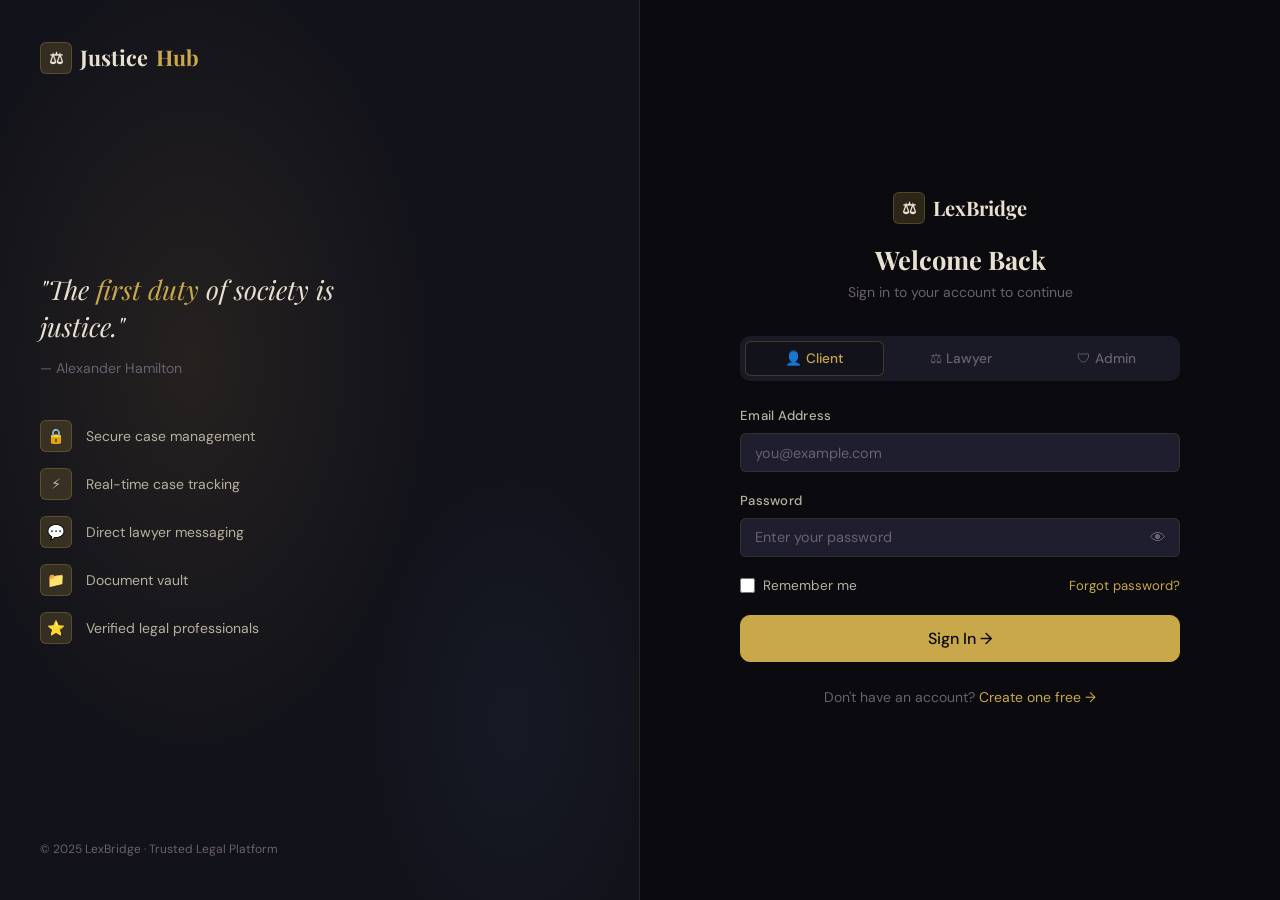
<file: lexbridge/login.html>
<!DOCTYPE html>
<html lang="en">
<head>
  <meta charset="UTF-8" />
  <meta name="viewport" content="width=device-width, initial-scale=1.0" />
  <title>Sign In — JusticHub</title>
  <link rel="stylesheet" href="styles/main.css" />
  <link rel="stylesheet" href="styles/loginpage.css" />
</head>
<body>
<div class="auth-page">
  <div class="auth-visual">
    <div class="auth-visual-bg"></div>
    <div style="position:relative;z-index:1">
      <a href="index.html" class="nav-logo" style="display:inline-flex;color:var(--text-primary)">
        <div class="logo-icon">⚖</div>Justice<span style="color:var(--gold)">Hub</span>
      </a>
    </div>
    <div class="auth-visual-content">
      <p class="auth-visual-quote">"The <span>first duty</span> of society is justice."</p>
      <p class="auth-visual-sub">— Alexander Hamilton</p>
      <ul class="auth-features">
        <li><div class="feat-icon">🔒</div>Secure case management</li>
        <li><div class="feat-icon">⚡</div>Real-time case tracking</li>
        <li><div class="feat-icon">💬</div>Direct lawyer messaging</li>
        <li><div class="feat-icon">📁</div>Document vault</li>
        <li><div class="feat-icon">⭐</div>Verified legal professionals</li>
      </ul>
    </div>
    <div class="auth-visual-footer">© 2025 LexBridge · Trusted Legal Platform</div>
  </div>

  <div class="auth-form-panel">
    <div class="auth-form-wrap">
      <div class="auth-form-header">
        <div class="auth-logo"><div class="logo-icon">⚖</div>LexBridge</div>
        <h2>Welcome Back</h2>
        <p>Sign in to your account to continue</p>
      </div>

      <div class="role-tabs">
        <button class="role-tab active" onclick="setRole('client',this)">👤 Client</button>
        <button class="role-tab" onclick="setRole('lawyer',this)">⚖ Lawyer</button>
        <button class="role-tab" onclick="setRole('admin',this)">🛡 Admin</button>
      </div>

      <form id="loginForm" onsubmit="handleLogin(event)">
        <div class="form-group">
          <label class="form-label">Email Address</label>
          <input type="email" class="form-input" id="loginEmail" placeholder="you@example.com" required />
        </div>
        <div class="form-group">
          <label class="form-label">Password</label>
          <div class="input-wrapper">
            <input type="password" class="form-input" id="loginPassword" placeholder="Enter your password" required />
            <button type="button" class="input-toggle" onclick="togglePassword('loginPassword',this)">👁</button>
          </div>
        </div>
        <div class="form-row-between">
          <label class="checkbox-row"><input type="checkbox" id="rememberMe" /> Remember me</label>
          <a href="reset_password.html" class="forgot-link">Forgot password?</a>
        </div>
        <input type="hidden" id="selectedRole" value="client" />
        <button type="submit" class="btn btn-primary btn-full btn-lg" id="loginBtn">Sign In →</button>
      </form>

      <div class="auth-switch">Don't have an account? <a href="signup.html">Create one free →</a></div>
    </div>
  </div>
</div>

<div class="toast-container" id="toastContainer"></div>
<script src="scripts/db.js"></script>
<script src="scripts/main.js"></script>
<script>
  let currentRole = 'client';

  function setRole(role, btn) {
    currentRole = role;
    document.getElementById('selectedRole').value = role;
    document.querySelectorAll('.role-tab').forEach(t=>t.classList.remove('active'));
    btn.classList.add('active');
  }

  function showToast(msg, type='info') {
    const c = document.getElementById('toastContainer');
    const t = document.createElement('div');
    t.className = `toast toast-${type}`; t.textContent = msg;
    c.appendChild(t); setTimeout(()=>t.remove(), 3500);
  }

  async function handleLogin(e) {
    e.preventDefault();
    const email    = document.getElementById('loginEmail').value.trim();
    const password = document.getElementById('loginPassword').value;
    const btn      = document.getElementById('loginBtn');
    btn.textContent = 'Signing in…'; btn.disabled = true;

    // Try the real backend first
    try {
      const res  = await fetch('/api/auth/login', {
        method:'POST', headers:{'Content-Type':'application/json'},
        body: JSON.stringify({email, password, role: currentRole}),
      });
      const data = await res.json();

      if (res.ok) {
        // Save user data to local DB so dashboards can display it
        const userId = data.user?.id || data.id || email;
        localStorage.setItem('access_token',  data.access_token);
        localStorage.setItem('refresh_token', data.refresh_token || '');
        localStorage.setItem('user_role',     data.role || currentRole);
        localStorage.setItem('user_id',       userId);
        localStorage.setItem('user_name',     data.user?.full_name || data.full_name || '');
        localStorage.setItem('user_email',    email);

        // Persist profile to DB namespace
        DB.saveUser({ id: userId, full_name: data.user?.full_name || '', email, role: currentRole });

        showToast('Login successful!', 'success');
        setTimeout(() => redirect(data.role || currentRole), 800);
        return;
      }

      showToast(data.error || 'Incorrect email or password.', 'error');

    } catch (_) {
      // Backend not reachable — use local-only mode (all data stays in localStorage)
      // Look up a locally registered user
      const storedKey = `lb_registered_${email}`;
      const stored    = localStorage.getItem(storedKey);

      if (!stored) {
        showToast('No account found with that email. Please sign up.', 'error');
        btn.textContent = 'Sign In →'; btn.disabled = false;
        return;
      }

      const user = JSON.parse(stored);
      if (user.password !== password) {
        showToast('Incorrect password.', 'error');
        btn.textContent = 'Sign In →'; btn.disabled = false;
        return;
      }

      // Local login success
      localStorage.setItem('access_token', 'local_' + Date.now());
      localStorage.setItem('user_role',    user.role || currentRole);
      localStorage.setItem('user_id',      user.id);
      localStorage.setItem('user_name',    user.full_name);
      localStorage.setItem('user_email',   email);
      DB.saveUser(user);

      showToast('Login successful!', 'success');
      setTimeout(() => redirect(user.role || currentRole), 800);
    }

    btn.textContent = 'Sign In →'; btn.disabled = false;
  }

  function redirect(role) {
    const map = {client:'client_dashboard.html', lawyer:'lawyer_dashboard.html', admin:'admin_panel.html'};
    window.location.href = map[role] || 'client_dashboard.html';
  }

  function togglePassword(id, btn) {
    const inp = document.getElementById(id);
    if (inp.type === 'password') {
      inp.type = 'text'; btn.textContent = '🙈';
      setTimeout(() => { inp.type = 'password'; btn.textContent = '👁'; }, 3000);
    } else {
      inp.type = 'password'; btn.textContent = '👁';
    }
  }

  const urlRole = new URLSearchParams(window.location.search).get('role');
  if (urlRole) {
    const tabs = document.querySelectorAll('.role-tab');
    if (urlRole === 'lawyer') setRole('lawyer', tabs[1]);
    if (urlRole === 'admin')  setRole('admin',  tabs[2]);
  }
</script>
</body>
</html>
</file>
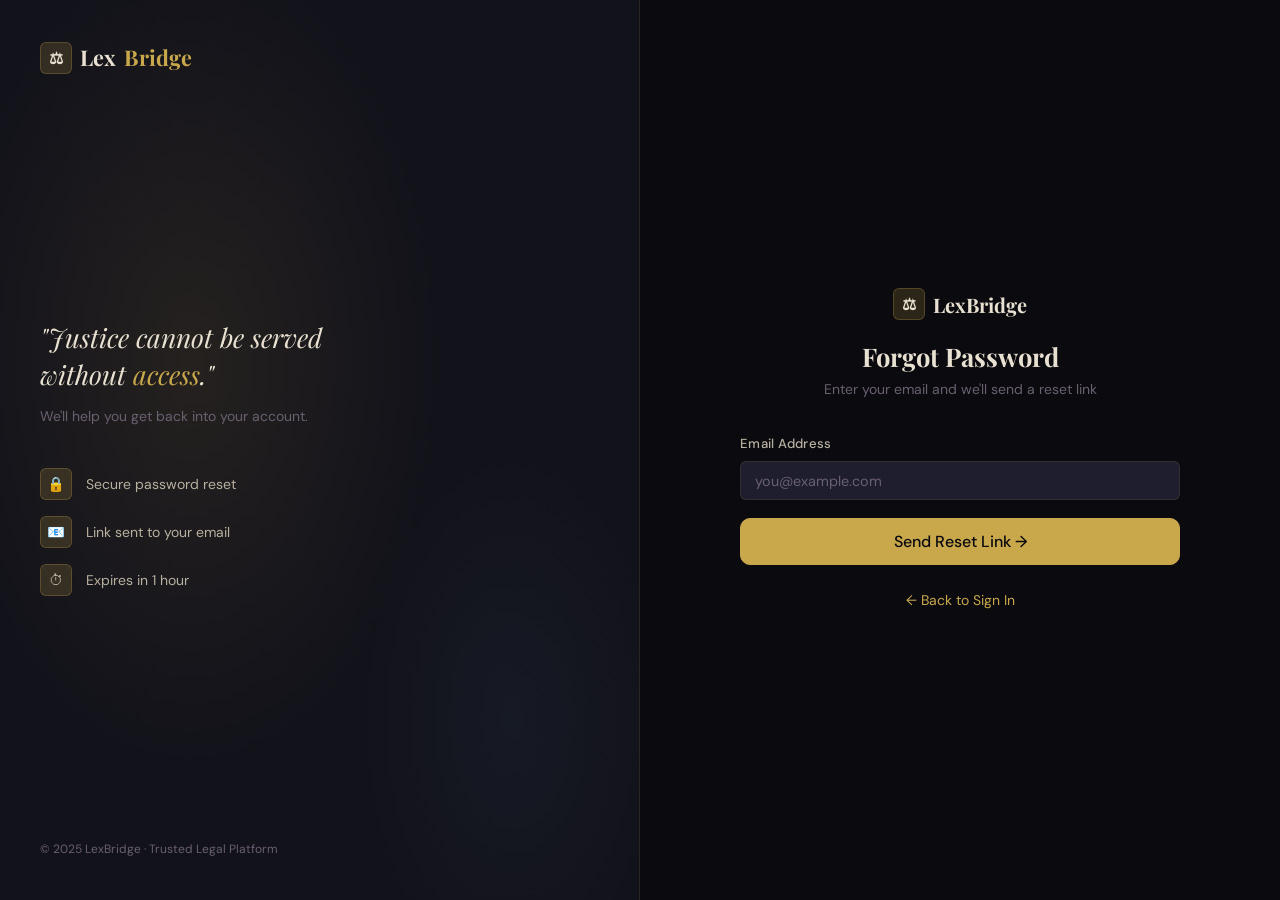
<file: lexbridge/reset_password.html>
<!DOCTYPE html>
<html lang="en">
<head>
  <meta charset="UTF-8" />
  <meta name="viewport" content="width=device-width, initial-scale=1.0" />
  <title>Reset Password — LexBridge</title>
  <link rel="stylesheet" href="styles/main.css" />
  <link rel="stylesheet" href="styles/loginpage.css" />
</head>
<body>
<div class="auth-page">

  <div class="auth-visual">
    <div class="auth-visual-bg"></div>
    <div style="position:relative;z-index:1">
      <a href="index.html" class="nav-logo" style="display:inline-flex;color:var(--text-primary)">
        <div class="logo-icon">⚖</div>Lex<span style="color:var(--gold)">Bridge</span>
      </a>
    </div>
    <div class="auth-visual-content">
      <p class="auth-visual-quote">"Justice cannot be served without <span>access</span>."</p>
      <p class="auth-visual-sub">We'll help you get back into your account.</p>
      <ul class="auth-features">
        <li><div class="feat-icon">🔒</div>Secure password reset</li>
        <li><div class="feat-icon">📧</div>Link sent to your email</li>
        <li><div class="feat-icon">⏱</div>Expires in 1 hour</li>
      </ul>
    </div>
    <div class="auth-visual-footer">© 2025 LexBridge · Trusted Legal Platform</div>
  </div>

  <div class="auth-form-panel">
    <div class="auth-form-wrap">
      <div class="auth-form-header">
        <div class="auth-logo"><div class="logo-icon">⚖</div>LexBridge</div>
        <h2 id="formTitle">Forgot Password</h2>
        <p id="formSubtitle">Enter your email and we'll send a reset link</p>
      </div>

      <!-- Step 1: Request reset email -->
      <div id="stepRequest">
        <form onsubmit="requestReset(event)">
          <div class="form-group">
            <label class="form-label">Email Address</label>
            <input type="email" class="form-input" id="resetEmail" placeholder="you@example.com" required />
          </div>
          <button type="submit" class="btn btn-primary btn-full btn-lg" id="requestBtn">
            Send Reset Link →
          </button>
        </form>
        <div class="auth-switch" style="margin-top:1.5rem">
          <a href="login.html">← Back to Sign In</a>
        </div>
      </div>

      <!-- Step 2: Reset success message -->
      <div id="stepSent" style="display:none;text-align:center">
        <div style="font-size:3rem;margin-bottom:1rem">📧</div>
        <h3 style="margin-bottom:.5rem">Check your email</h3>
        <p style="color:var(--text-muted);font-size:.875rem;margin-bottom:1.5rem">
          If an account with that email exists, a reset link has been sent.<br>
          It expires in 1 hour.
        </p>
        <a href="login.html" class="btn btn-outline btn-full">← Back to Sign In</a>
      </div>

      <!-- Step 3: New password form (when user arrives via token link) -->
      <div id="stepReset" style="display:none">
        <form onsubmit="submitNewPassword(event)">
          <div class="form-group">
            <label class="form-label">New Password</label>
            <div class="input-wrapper">
              <input type="password" class="form-input" id="newPassword"
                placeholder="Minimum 8 characters" required minlength="8" />
              <button type="button" class="input-toggle" onclick="togglePassword('newPassword',this)">👁</button>
            </div>
          </div>
          <div class="form-group">
            <label class="form-label">Confirm Password</label>
            <div class="input-wrapper">
              <input type="password" class="form-input" id="confirmPassword"
                placeholder="Repeat your password" required minlength="8" />
              <button type="button" class="input-toggle" onclick="togglePassword('confirmPassword',this)">👁</button>
            </div>
          </div>
          <div id="pwStrength" style="margin-bottom:1rem"></div>
          <button type="submit" class="btn btn-primary btn-full btn-lg" id="resetBtn">
            Set New Password →
          </button>
        </form>
      </div>

      <!-- Step 4: Reset complete -->
      <div id="stepDone" style="display:none;text-align:center">
        <div style="font-size:3rem;margin-bottom:1rem">✅</div>
        <h3 style="margin-bottom:.5rem">Password updated!</h3>
        <p style="color:var(--text-muted);font-size:.875rem;margin-bottom:1.5rem">
          Your password has been changed successfully.
        </p>
        <a href="login.html" class="btn btn-primary btn-full">Sign In Now →</a>
      </div>

    </div>
  </div>
</div>

<div class="toast-container" id="toastContainer"></div>
<script src="scripts/db.js"></script>
<script src="scripts/main.js"></script>
<script>
  function showToast(msg, type='info') {
    const c = document.getElementById('toastContainer');
    const t = document.createElement('div');
    t.className = `toast toast-${type}`; t.textContent = msg;
    c.appendChild(t); setTimeout(()=>t.remove(), 3500);
  }

  function showStep(step) {
    ['stepRequest','stepSent','stepReset','stepDone'].forEach(s=>{
      document.getElementById(s).style.display = 'none';
    });
    document.getElementById(step).style.display = 'block';
  }

  // ── Step 1: request reset ──────────────────────────────────
  async function requestReset(e) {
    e.preventDefault();
    const email = document.getElementById('resetEmail').value.trim();
    const btn   = document.getElementById('requestBtn');
    btn.textContent = 'Sending…'; btn.disabled = true;

    try {
      const res  = await fetch('/api/auth/forgot-password', {
        method: 'POST', headers: {'Content-Type':'application/json'},
        body: JSON.stringify({email}),
      });
      // Always show sent message (don't leak whether email exists)
      showStep('stepSent');
    } catch (_) {
      // Local mode: just show sent message
      showStep('stepSent');
    }
  }

  // ── Step 3: submit new password ────────────────────────────
  async function submitNewPassword(e) {
    e.preventDefault();
    const pw1 = document.getElementById('newPassword').value;
    const pw2 = document.getElementById('confirmPassword').value;
    if (pw1 !== pw2) { showToast('Passwords do not match', 'error'); return; }
    if (pw1.length < 8) { showToast('Password must be at least 8 characters', 'error'); return; }

    const btn   = document.getElementById('resetBtn');
    const token = new URLSearchParams(window.location.search).get('token') || '';

    btn.textContent = 'Saving…'; btn.disabled = true;

    try {
      const res  = await fetch('/api/auth/reset-password', {
        method: 'POST', headers: {'Content-Type':'application/json'},
        body: JSON.stringify({token, password: pw1}),
      });
      const data = await res.json();
      if (!res.ok) { showToast(data.error || 'Reset failed', 'error'); btn.textContent='Set New Password →'; btn.disabled=false; return; }
      showStep('stepDone');
    } catch(_) {
      // Local-only mode: update stored password
      const email = localStorage.getItem('user_email');
      if (email) {
        const key   = `lb_registered_${email}`;
        const user  = JSON.parse(localStorage.getItem(key)||'null');
        if (user) { user.password = pw1; localStorage.setItem(key, JSON.stringify(user)); }
      }
      showStep('stepDone');
    }
  }

  // ── Password strength indicator ───────────────────────────
  document.addEventListener('DOMContentLoaded', () => {
    const inp = document.getElementById('newPassword');
    if (!inp) return;
    inp.addEventListener('input', () => {
      const pw  = inp.value;
      const el  = document.getElementById('pwStrength');
      let score = 0;
      if (pw.length >= 8)  score++;
      if (/[A-Z]/.test(pw)) score++;
      if (/[0-9]/.test(pw)) score++;
      if (/[^A-Za-z0-9]/.test(pw)) score++;
      const labels = ['','Weak','Fair','Good','Strong'];
      const colors = ['','var(--danger)','var(--warning)','var(--info)','var(--success)'];
      el.innerHTML = score ? `<div style="display:flex;gap:4px;align-items:center">
        ${[1,2,3,4].map(i=>`<div style="height:4px;flex:1;border-radius:2px;background:${i<=score?colors[score]:'var(--border)'}"></div>`).join('')}
        <span style="font-size:.75rem;color:${colors[score]};margin-left:6px">${labels[score]}</span>
      </div>` : '';
    });

    // Check if we arrived with a reset token
    const token = new URLSearchParams(window.location.search).get('token');
    if (token) {
      document.getElementById('formTitle').textContent    = 'Set New Password';
      document.getElementById('formSubtitle').textContent = 'Choose a strong password for your account';
      showStep('stepReset');
    }
  });

  function togglePassword(id, btn) {
    const inp = document.getElementById(id);
    if (inp.type === 'password') {
      inp.type = 'text'; btn.textContent = '🙈';
      setTimeout(()=>{ inp.type='password'; btn.textContent='👁'; }, 3000);
    } else { inp.type='password'; btn.textContent='👁'; }
  }
</script>
</body>
</html>
</file>
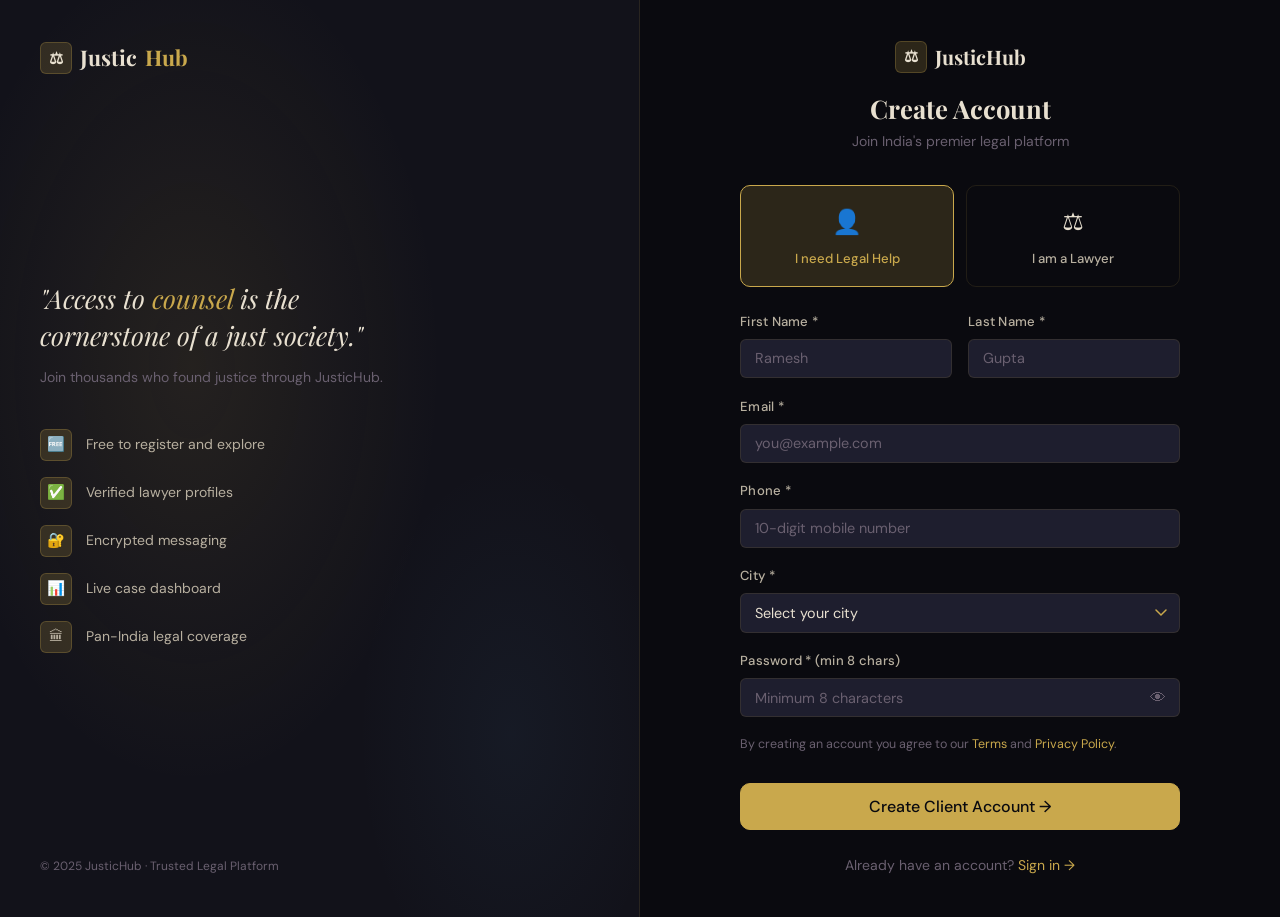
<file: lexbridge/signup.html>
<!DOCTYPE html>
<html lang="en">
<head>
  <meta charset="UTF-8" />
  <meta name="viewport" content="width=device-width, initial-scale=1.0" />
  <title>Create Account — LexBridge</title>
  <link rel="stylesheet" href="styles/main.css" />
  <link rel="stylesheet" href="styles/loginpage.css" />
</head>
<body>
<div class="auth-page">
  <div class="auth-visual">
    <div class="auth-visual-bg"></div>
    <div style="position:relative;z-index:1">
      <a href="index.html" class="nav-logo" style="display:inline-flex;color:var(--text-primary)">
        <div class="logo-icon">⚖</div>Justic<span style="color:var(--gold)">Hub</span>
      </a>
    </div>
    <div class="auth-visual-content">
      <p class="auth-visual-quote">"Access to <span>counsel</span> is the cornerstone of a just society."</p>
      <p class="auth-visual-sub">Join thousands who found justice through JusticHub.</p>
      <ul class="auth-features">
        <li><div class="feat-icon">🆓</div>Free to register and explore</li>
        <li><div class="feat-icon">✅</div>Verified lawyer profiles</li>
        <li><div class="feat-icon">🔐</div>Encrypted messaging</li>
        <li><div class="feat-icon">📊</div>Live case dashboard</li>
        <li><div class="feat-icon">🏛</div>Pan-India legal coverage</li>
      </ul>
    </div>
    <div class="auth-visual-footer">© 2025 JusticHub · Trusted Legal Platform</div>
  </div>

  <div class="auth-form-panel">
    <div class="auth-form-wrap">
      <div class="auth-form-header">
        <div class="auth-logo"><div class="logo-icon">⚖</div>JusticHub</div>
        <h2>Create Account</h2>
        <p>Join India's premier legal platform</p>
      </div>

      <div class="signup-type-tabs">
        <div class="signup-type-tab active" id="tabClient" onclick="switchType('client')">
          <div class="tab-icon">👤</div><div class="tab-label">I need Legal Help</div>
        </div>
        <div class="signup-type-tab" id="tabLawyer" onclick="switchType('lawyer')">
          <div class="tab-icon">⚖</div><div class="tab-label">I am a Lawyer</div>
        </div>
      </div>

      <!-- Client form -->
      <div class="form-section active" id="clientForm">
        <form id="clientSignupForm" onsubmit="handleSignup(event,'client')">
          <div class="form-row">
            <div class="form-group"><label class="form-label">First Name *</label><input type="text" class="form-input" name="first_name" placeholder="Ramesh" required /></div>
            <div class="form-group"><label class="form-label">Last Name *</label><input type="text" class="form-input" name="last_name" placeholder="Gupta" required /></div>
          </div>
          <div class="form-group"><label class="form-label">Email *</label><input type="email" class="form-input" name="email" placeholder="you@example.com" required /></div>
          <div class="form-group"><label class="form-label">Phone *</label><input type="tel" class="form-input" name="phone" placeholder="10-digit mobile number" pattern="[0-9]{10}" maxlength="10" required /></div>
          <div class="form-group"><label class="form-label">City *</label>
            <select class="form-select" name="city" required>
              <option value="">Select your city</option>
              <option>Delhi</option><option>Mumbai</option><option>Bangalore</option>
              <option>Chennai</option><option>Hyderabad</option><option>Kolkata</option>
              <option>Pune</option><option>Ahmedabad</option><option>Lucknow</option><option>Other</option>
            </select>
          </div>
          <div class="form-group"><label class="form-label">Password * (min 8 chars)</label>
            <div class="input-wrapper">
              <input type="password" class="form-input" id="clientPass" name="password" placeholder="Minimum 8 characters" required minlength="8" />
              <button type="button" class="input-toggle" onclick="togglePassword('clientPass',this)">👁</button>
            </div>
          </div>
          <p class="terms-text">By creating an account you agree to our <a href="#">Terms</a> and <a href="#">Privacy Policy</a>.</p>
          <button type="submit" class="btn btn-primary btn-full btn-lg mt-2" id="clientBtn">Create Client Account →</button>
        </form>
      </div>

      <!-- Lawyer form -->
      <div class="form-section" id="lawyerForm">
        <form id="lawyerSignupForm" onsubmit="handleSignup(event,'lawyer')">
          <div class="form-row">
            <div class="form-group"><label class="form-label">First Name *</label><input type="text" class="form-input" name="first_name" placeholder="Priya" required /></div>
            <div class="form-group"><label class="form-label">Last Name *</label><input type="text" class="form-input" name="last_name" placeholder="Sharma" required /></div>
          </div>
          <div class="form-group"><label class="form-label">Email *</label><input type="email" class="form-input" name="email" placeholder="advocate@example.com" required /></div>
          <div class="form-group"><label class="form-label">Phone *</label><input type="tel" class="form-input" name="phone" placeholder="10-digit mobile number" pattern="[0-9]{10}" maxlength="10" required /></div>
          <div class="form-group"><label class="form-label">Bar Council Registration No. *</label><input type="text" class="form-input" name="bar_council_no" placeholder="DL/2018/12345" required /></div>
          <div class="form-group"><label class="form-label">Specialization *</label>
            <select class="form-select" name="specialization" required>
              <option value="">Select primary specialization</option>
              <option>Criminal Law</option><option>Family Law</option><option>Corporate Law</option>
              <option>Property Law</option><option>Civil Law</option><option>Labour Law</option>
              <option>Intellectual Property</option><option>Tax Law</option><option>Constitutional Law</option>
            </select>
          </div>
          <div class="form-row">
            <div class="form-group"><label class="form-label">Years of Experience</label><input type="number" class="form-input" name="experience_years" placeholder="5" min="0" max="60" /></div>
            <div class="form-group"><label class="form-label">City *</label>
              <select class="form-select" name="city" required>
                <option value="">City</option>
                <option>Delhi</option><option>Mumbai</option><option>Bangalore</option>
                <option>Chennai</option><option>Hyderabad</option><option>Kolkata</option><option>Other</option>
              </select>
            </div>
          </div>
          <div class="form-group"><label class="form-label">Password * (min 8 chars)</label>
            <div class="input-wrapper">
              <input type="password" class="form-input" id="lawyerPass" name="password" placeholder="Minimum 8 characters" required minlength="8" />
              <button type="button" class="input-toggle" onclick="togglePassword('lawyerPass',this)">👁</button>
            </div>
          </div>
          <p class="terms-text">Your profile will be reviewed and verified within 48 hours.</p>
          <button type="submit" class="btn btn-primary btn-full btn-lg mt-2" id="lawyerBtn">Register as Lawyer →</button>
        </form>
      </div>

      <div class="auth-switch">Already have an account? <a href="login.html">Sign in →</a></div>
    </div>
  </div>
</div>

<div class="toast-container" id="toastContainer"></div>
<script src="scripts/db.js"></script>
<script src="scripts/main.js"></script>
<script>
  function switchType(type) {
    document.getElementById('tabClient').classList.toggle('active', type==='client');
    document.getElementById('tabLawyer').classList.toggle('active', type==='lawyer');
    document.getElementById('clientForm').classList.toggle('active', type==='client');
    document.getElementById('lawyerForm').classList.toggle('active', type==='lawyer');
  }

  function showToast(msg, type='info') {
    const c = document.getElementById('toastContainer');
    const t = document.createElement('div');
    t.className=`toast toast-${type}`; t.textContent=msg;
    c.appendChild(t); setTimeout(()=>t.remove(), 3500);
  }

  function uid() { return Date.now().toString(36) + Math.random().toString(36).slice(2,7); }

  async function handleSignup(e, role) {
    e.preventDefault();
    const btnId = role==='client' ? 'clientBtn' : 'lawyerBtn';
    const btn   = document.getElementById(btnId);
    btn.textContent = 'Creating account…'; btn.disabled = true;

    // Collect all form fields
    const payload = { role };
    new FormData(e.target).forEach((v,k) => { payload[k] = v; });
    payload.full_name = `${payload.first_name||''} ${payload.last_name||''}`.trim();
    payload.id        = uid();

    // Try real backend
    try {
      const res  = await fetch('/api/auth/register', {
        method:'POST', headers:{'Content-Type':'application/json'},
        body: JSON.stringify(payload),
      });
      const data = await res.json();

      if (res.ok) {
        persistAndRedirect(payload, data.access_token, data.refresh_token, role);
        return;
      }
      showToast(data.error || 'Registration failed.', 'error');

    } catch (_) {
      // No backend — save locally so login can verify credentials
      const existing = localStorage.getItem(`lb_registered_${payload.email}`);
      if (existing) {
        showToast('An account with this email already exists. Please sign in.', 'error');
        btn.textContent = role==='client'?'Create Client Account →':'Register as Lawyer →';
        btn.disabled = false;
        return;
      }
      // Store registration (password stored plaintext only in local-only mode)
      localStorage.setItem(`lb_registered_${payload.email}`, JSON.stringify(payload));
      persistAndRedirect(payload, 'local_'+Date.now(), '', role);
    }

    btn.textContent = role==='client'?'Create Client Account →':'Register as Lawyer →';
    btn.disabled = false;
  }

  function persistAndRedirect(user, accessToken, refreshToken, role) {
    // Persist session
    localStorage.setItem('access_token',  accessToken || '');
    localStorage.setItem('refresh_token', refreshToken || '');
    localStorage.setItem('user_role',     role);
    localStorage.setItem('user_id',       user.id);
    localStorage.setItem('user_name',     user.full_name);
    localStorage.setItem('user_email',    user.email);

    // Write to the DB namespace so dashboards show real data immediately
    DB.saveUser(user);

    // For lawyers, pre-populate the lawyer profile
    if (role === 'lawyer') {
      DB.saveLawyerProfile({
        full_name:        user.full_name,
        specialization:   user.specialization || '',
        bar_council_no:   user.bar_council_no || '',
        experience_years: user.experience_years || '',
        email:            user.email,
        city:             user.city || '',
      });
    }

    showToast('Account created successfully!', 'success');
    setTimeout(() => {
      window.location.href = role==='client' ? 'client_dashboard.html' : 'lawyer_dashboard.html';
    }, 900);
  }

  function togglePassword(id, btn) {
    const inp = document.getElementById(id);
    if (inp.type==='password') {
      inp.type='text'; btn.textContent='🙈';
      setTimeout(()=>{ inp.type='password'; btn.textContent='👁'; }, 3000);
    } else { inp.type='password'; btn.textContent='👁'; }
  }

  const urlType = new URLSearchParams(window.location.search).get('type');
  if (urlType==='lawyer') switchType('lawyer');
</script>
</body>
</html>
</file>
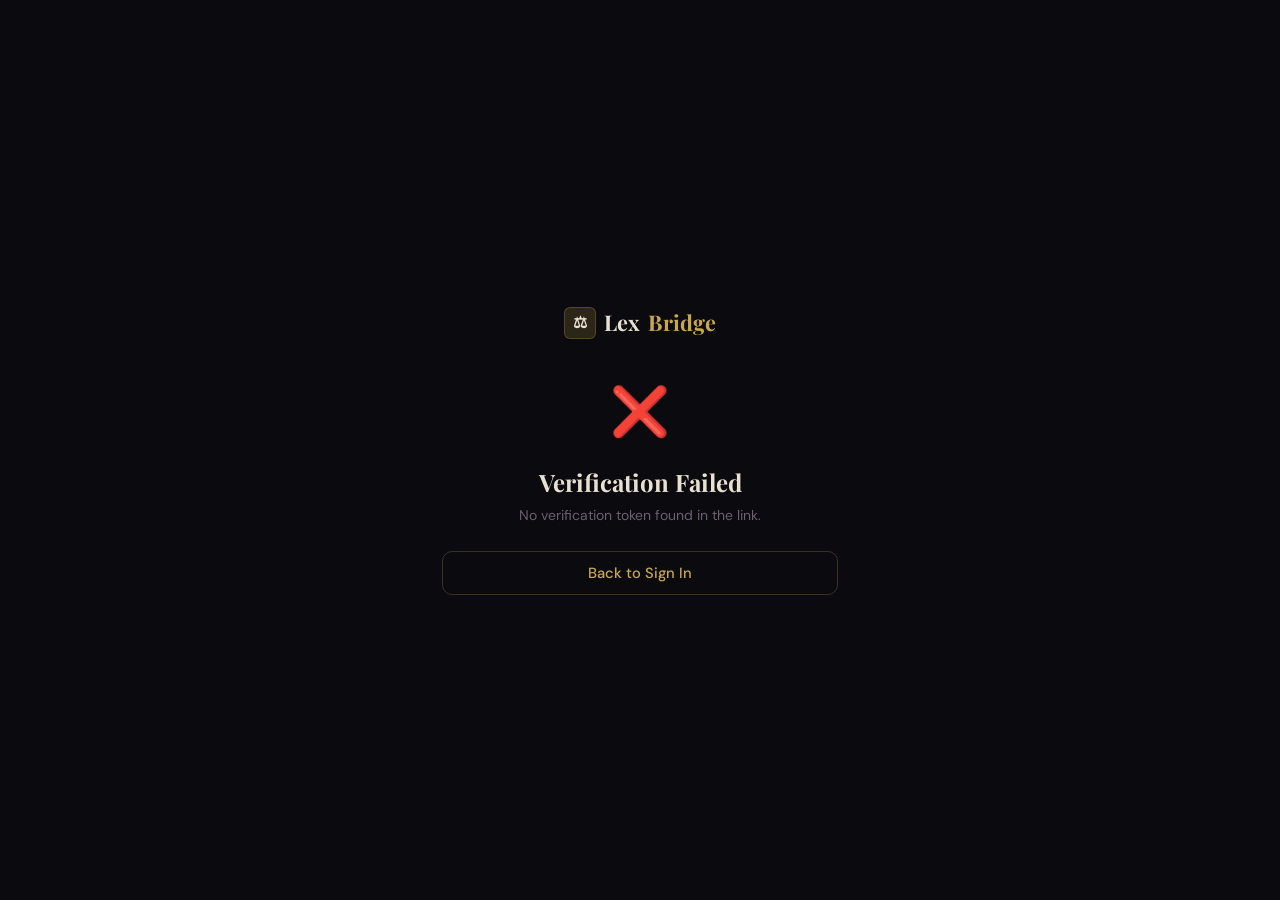
<file: lexbridge/verify_email.html>
<!DOCTYPE html>
<html lang="en">
<head>
  <meta charset="UTF-8" />
  <meta name="viewport" content="width=device-width, initial-scale=1.0" />
  <title>Verify Email — LexBridge</title>
  <link rel="stylesheet" href="styles/main.css" />
  <link rel="stylesheet" href="styles/loginpage.css" />
</head>
<body>
<div style="min-height:100vh;display:flex;align-items:center;justify-content:center;padding:2rem">
  <div class="dash-panel" style="max-width:460px;width:100%;text-align:center">
    <div class="panel-body" style="padding:2.5rem 2rem">

      <a href="index.html" class="nav-logo" style="display:inline-flex;justify-content:center;margin-bottom:2rem">
        <div class="logo-icon">⚖</div>Lex<span style="color:var(--gold)">Bridge</span>
      </a>

      <!-- Verifying state -->
      <div id="stateVerifying">
        <div style="font-size:3rem;margin-bottom:1rem">⏳</div>
        <h2 style="margin-bottom:.5rem">Verifying your email…</h2>
        <p style="color:var(--text-muted);font-size:.875rem">Please wait a moment.</p>
      </div>

      <!-- Success state -->
      <div id="stateSuccess" style="display:none">
        <div style="font-size:3rem;margin-bottom:1rem">✅</div>
        <h2 style="margin-bottom:.5rem">Email Verified!</h2>
        <p style="color:var(--text-muted);font-size:.875rem;margin-bottom:1.5rem">
          Your LexBridge account is now active. You can sign in and start using the platform.
        </p>
        <a href="login.html" class="btn btn-primary btn-lg btn-full">Sign In Now →</a>
      </div>

      <!-- Error state -->
      <div id="stateError" style="display:none">
        <div style="font-size:3rem;margin-bottom:1rem">❌</div>
        <h2 style="margin-bottom:.5rem">Verification Failed</h2>
        <p style="color:var(--text-muted);font-size:.875rem;margin-bottom:1.5rem" id="errorMsg">
          This link is invalid or has expired. Please request a new verification email.
        </p>
        <a href="login.html" class="btn btn-outline btn-full">Back to Sign In</a>
      </div>

    </div>
  </div>
</div>

<script src="scripts/db.js"></script>
<script>
  (async function verify() {
    const token = new URLSearchParams(window.location.search).get('token');

    function show(state) {
      ['Verifying','Success','Error'].forEach(s =>
        document.getElementById('state'+s).style.display = 'none'
      );
      document.getElementById('state'+state).style.display = 'block';
    }

    if (!token) {
      show('Error');
      document.getElementById('errorMsg').textContent = 'No verification token found in the link.';
      return;
    }

    try {
      const res  = await fetch(`/api/auth/verify-email/${token}`);
      const data = await res.json();
      if (res.ok) {
        show('Success');
      } else {
        show('Error');
        document.getElementById('errorMsg').textContent = data.error || 'Verification failed.';
      }
    } catch (_) {
      // No backend — mark locally verified
      const email = localStorage.getItem('user_email');
      if (email) {
        const user = DB.getUser();
        if (user) { user.email_verified = true; DB.saveUser(user); }
      }
      show('Success');
    }
  })();
</script>
</body>
</html>
</file>
<file: lexbridge/styles/main.css>
/* ============================================================
   LexBridge — main.css
   Global design tokens, reset, typography, navbar, homepage,
   shared components (buttons, forms, badges, toasts, lawyer cards)
   ============================================================ */

/* ── Google Fonts ─────────────────────────────────────────── */
@import url('https://fonts.googleapis.com/css2?family=Playfair+Display:ital,wght@0,400;0,600;0,700;1,400&family=DM+Sans:wght@300;400;500;600&display=swap');

/* ── Design tokens ────────────────────────────────────────── */
:root {
  --bg-dark:       #0a0a0f;
  --bg-card:       #12121a;
  --bg-elevated:   #1a1a26;
  --bg-input:      #1e1e2e;

  --gold:          #c9a84c;
  --gold-light:    #e8c96e;
  --gold-dim:      rgba(201,168,76,.18);
  --gold-border:   rgba(201,168,76,.25);

  --success:       #4caf81;
  --danger:        #e05252;
  --info:          #5b9bd5;
  --warning:       #e0a850;

  --text-primary:  #e8e0d0;
  --text-secondary:#b8b0a0;
  --text-muted:    #6a6070;

  --border:        rgba(201,168,76,.12);
  --border-hover:  rgba(201,168,76,.28);

  --radius-sm:     6px;
  --radius-md:     10px;
  --radius-lg:     16px;
  --radius-xl:     24px;

  --shadow-card:   0 4px 24px rgba(0,0,0,.45);
  --shadow-glow:   0 0 32px rgba(201,168,76,.12);

  --font-heading:  'Playfair Display', Georgia, serif;
  --font-body:     'DM Sans', system-ui, sans-serif;

  --transition:    0.2s ease;
  --navbar-h:      68px;
}

/* ── Reset ────────────────────────────────────────────────── */
*, *::before, *::after { box-sizing: border-box; margin: 0; padding: 0; }

html { scroll-behavior: smooth; }

body {
  font-family: var(--font-body);
  font-size: 16px;
  line-height: 1.65;
  color: var(--text-primary);
  background: var(--bg-dark);
  -webkit-font-smoothing: antialiased;
}

a { color: var(--gold); text-decoration: none; transition: color var(--transition); }
a:hover { color: var(--gold-light); }

img { max-width: 100%; display: block; }

h1,h2,h3,h4,h5 {
  font-family: var(--font-heading);
  line-height: 1.2;
  color: var(--text-primary);
}

em { color: var(--gold); font-style: italic; }

/* ── Layout container ─────────────────────────────────────── */
.container {
  width: 100%;
  max-width: 1200px;
  margin: 0 auto;
  padding: 0 2rem;
}

/* ── Buttons ──────────────────────────────────────────────── */
.btn {
  display: inline-flex;
  align-items: center;
  justify-content: center;
  gap: 0.4em;
  padding: 0.55rem 1.35rem;
  border-radius: var(--radius-md);
  font-family: var(--font-body);
  font-size: 0.92rem;
  font-weight: 500;
  cursor: pointer;
  border: 1.5px solid transparent;
  transition: all var(--transition);
  white-space: nowrap;
  text-decoration: none;
}

.btn-primary {
  background: var(--gold);
  color: #0a0a0f;
  border-color: var(--gold);
}
.btn-primary:hover { background: var(--gold-light); border-color: var(--gold-light); color: #0a0a0f; }
.btn-primary:active { transform: scale(0.97); }

.btn-outline {
  background: transparent;
  color: var(--gold);
  border-color: var(--gold-border);
}
.btn-outline:hover { background: var(--gold-dim); border-color: var(--gold); color: var(--gold-light); }

.btn-ghost {
  background: transparent;
  color: var(--text-secondary);
  border-color: transparent;
}
.btn-ghost:hover { color: var(--text-primary); background: rgba(255,255,255,.06); }

.btn-sm  { padding: 0.35rem 0.85rem; font-size: 0.8rem; }
.btn-lg  { padding: 0.75rem 1.8rem; font-size: 1rem; }
.btn-full{ width: 100%; }

/* ── Forms ────────────────────────────────────────────────── */
.form-group  { margin-bottom: 1.1rem; }
.form-label  { display: block; font-size: 0.82rem; font-weight: 500; color: var(--text-secondary); margin-bottom: 0.4rem; letter-spacing: 0.02em; }
.form-row    { display: grid; grid-template-columns: 1fr 1fr; gap: 1rem; }
.form-row-between { display: flex; justify-content: space-between; align-items: center; margin-bottom: 1.1rem; }

.form-input,
.form-select,
.form-textarea {
  width: 100%;
  background: var(--bg-input);
  border: 1px solid var(--border);
  border-radius: var(--radius-sm);
  color: var(--text-primary);
  font-family: var(--font-body);
  font-size: 0.9rem;
  padding: 0.6rem 0.85rem;
  transition: border-color var(--transition), box-shadow var(--transition);
  outline: none;
}
.form-input:focus,
.form-select:focus,
.form-textarea:focus {
  border-color: var(--gold);
  box-shadow: 0 0 0 3px var(--gold-dim);
}
.form-select { appearance: none; background-image: url("data:image/svg+xml,%3Csvg xmlns='http://www.w3.org/2000/svg' width='12' height='8' fill='none'%3E%3Cpath d='M1 1l5 5 5-5' stroke='%23c9a84c' stroke-width='1.5' stroke-linecap='round'/%3E%3C/svg%3E"); background-repeat: no-repeat; background-position: right 0.75rem center; padding-right: 2.5rem; cursor: pointer; }
.form-textarea { resize: vertical; min-height: 100px; line-height: 1.6; }
.form-input::placeholder, .form-textarea::placeholder { color: var(--text-muted); }

.input-wrapper { position: relative; }
.input-wrapper .form-input { padding-right: 2.8rem; }
.input-toggle {
  position: absolute; right: 0.65rem; top: 50%; transform: translateY(-50%);
  background: none; border: none; color: var(--text-muted); cursor: pointer; font-size: 1rem;
  padding: 0.2rem; transition: color var(--transition);
}
.input-toggle:hover { color: var(--gold); }

.checkbox-row { display: flex; align-items: center; gap: 0.5rem; font-size: 0.85rem; color: var(--text-secondary); cursor: pointer; }
.checkbox-row input[type="checkbox"] { accent-color: var(--gold); width: 15px; height: 15px; }

/* ── Badges ───────────────────────────────────────────────── */
.badge {
  display: inline-flex; align-items: center;
  padding: 0.2rem 0.65rem; border-radius: 20px;
  font-size: 0.72rem; font-weight: 600; letter-spacing: 0.03em; text-transform: capitalize;
}
.badge-success { background: rgba(76,175,129,.18); color: var(--success); }
.badge-danger  { background: rgba(224,82,82,.18);  color: var(--danger); }
.badge-info    { background: rgba(91,155,213,.18); color: var(--info); }
.badge-gold    { background: var(--gold-dim);       color: var(--gold); }

/* ── Toast notifications ──────────────────────────────────── */
.toast-container {
  position: fixed; bottom: 1.5rem; right: 1.5rem;
  display: flex; flex-direction: column; gap: 0.6rem;
  z-index: 9999; pointer-events: none;
}
.toast {
  padding: 0.75rem 1.25rem;
  border-radius: var(--radius-md);
  font-size: 0.875rem; font-weight: 500;
  color: #fff;
  box-shadow: 0 4px 20px rgba(0,0,0,.4);
  animation: toastIn 0.25s ease, toastOut 0.3s ease 3.2s forwards;
  pointer-events: all;
  max-width: 320px;
}
.toast-success { background: #1e3d2e; border: 1px solid var(--success); color: var(--success); }
.toast-error   { background: #3d1e1e; border: 1px solid var(--danger);  color: var(--danger); }
.toast-info    { background: #1e2d3d; border: 1px solid var(--info);    color: var(--info); }
.toast-warning { background: #3d301e; border: 1px solid var(--warning); color: var(--warning); }

@keyframes toastIn  { from { opacity:0; transform:translateX(20px); } to { opacity:1; transform:none; } }
@keyframes toastOut { from { opacity:1; } to { opacity:0; transform:translateX(20px); } }

/* ── Navbar ───────────────────────────────────────────────── */
.navbar {
  position: fixed; top: 0; left: 0; right: 0; z-index: 100;
  height: var(--navbar-h);
  background: rgba(10,10,15,.85);
  backdrop-filter: blur(16px);
  border-bottom: 1px solid var(--border);
  transition: background var(--transition);
}
.navbar.scrolled { background: rgba(10,10,15,.97); }
.navbar .container { height: 100%; display: flex; align-items: center; gap: 2rem; }

.nav-logo {
  display: flex; align-items: center; gap: 0.5rem;
  font-family: var(--font-heading); font-size: 1.35rem; font-weight: 700;
  color: var(--text-primary); white-space: nowrap;
}
.nav-logo span { color: var(--gold); }
.logo-icon {
  width: 32px; height: 32px;
  background: var(--gold-dim); border: 1px solid var(--gold-border);
  border-radius: var(--radius-sm);
  display: flex; align-items: center; justify-content: center;
  font-size: 1rem;
}

.nav-links {
  display: flex; align-items: center; gap: 0.25rem;
  list-style: none; flex: 1; justify-content: center;
}
.nav-links a {
  color: var(--text-secondary); font-size: 0.875rem; font-weight: 500;
  padding: 0.4rem 0.85rem; border-radius: var(--radius-sm);
  transition: all var(--transition);
}
.nav-links a:hover { color: var(--text-primary); background: rgba(255,255,255,.05); }

.nav-cta { display: flex; align-items: center; gap: 0.75rem; margin-left: auto; }

.hamburger {
  display: none; flex-direction: column; justify-content: center;
  gap: 5px; width: 36px; height: 36px;
  background: none; border: none; cursor: pointer; padding: 0.4rem;
}
.hamburger span {
  display: block; height: 1.5px; background: var(--text-primary);
  border-radius: 2px; transition: all var(--transition);
}

/* ── Hero section ─────────────────────────────────────────── */
.hero {
  position: relative; min-height: 100vh;
  display: flex; align-items: center;
  padding: calc(var(--navbar-h) + 3rem) 0 4rem;
  overflow: hidden;
}
.hero-bg {
  position: absolute; inset: 0;
  background: radial-gradient(ellipse 70% 60% at 60% 40%, rgba(201,168,76,.07) 0%, transparent 70%),
              radial-gradient(ellipse 50% 50% at 20% 80%, rgba(91,155,213,.05) 0%, transparent 60%);
}
.hero-grid {
  position: absolute; inset: 0; pointer-events: none;
  background-image: linear-gradient(var(--border) 1px, transparent 1px),
                    linear-gradient(90deg, var(--border) 1px, transparent 1px);
  background-size: 60px 60px;
  mask-image: radial-gradient(ellipse 80% 80% at 50% 50%, black 20%, transparent 100%);
}
.hero .container {
  position: relative; z-index: 1;
  display: grid; grid-template-columns: 1fr 1fr; gap: 4rem; align-items: center;
}
.hero-content { max-width: 580px; }
.hero-tag {
  display: inline-flex; align-items: center; gap: 0.5rem;
  color: var(--gold); font-size: 0.82rem; font-weight: 500; letter-spacing: 0.08em;
  border: 1px solid var(--gold-border); border-radius: 20px;
  padding: 0.3rem 1rem; margin-bottom: 1.5rem; background: var(--gold-dim);
}
.hero-content h1 {
  font-size: clamp(2.4rem, 4vw, 3.4rem); font-weight: 700;
  margin-bottom: 1.25rem; line-height: 1.1;
}
.hero-desc { font-size: 1.05rem; color: var(--text-secondary); margin-bottom: 2rem; max-width: 480px; }
.hero-actions { display: flex; gap: 1rem; flex-wrap: wrap; margin-bottom: 2.5rem; }
.hero-stats { display: flex; gap: 2rem; flex-wrap: wrap; }
.hero-stat .num { font-family: var(--font-heading); font-size: 1.75rem; color: var(--gold); font-weight: 700; }
.hero-stat .lbl { font-size: 0.78rem; color: var(--text-muted); margin-top: 2px; }

/* ── Hero card stack ──────────────────────────────────────── */
.hero-visual { display: flex; align-items: center; justify-content: center; }
.hero-card-stack { position: relative; width: 100%; max-width: 380px; }
.hcard {
  background: var(--bg-card); border: 1px solid var(--border);
  border-radius: var(--radius-lg); padding: 1.25rem 1.5rem;
  box-shadow: var(--shadow-card);
}
.hero-card-stack .hcard:first-child { position: relative; z-index: 3; }
.hero-card-stack .hcard:nth-child(2) {
  position: absolute; bottom: -20px; right: -20px; z-index: 1;
  transform: rotate(3deg); opacity: 0.6; width: 80%; padding: 0.9rem 1.1rem;
}
.hero-card-stack .hcard:nth-child(3) {
  position: absolute; bottom: -36px; left: -14px; z-index: 0;
  transform: rotate(-2deg); opacity: 0.4; width: 70%; padding: 0.75rem 1rem;
}
.hcard-badge { font-size: 0.72rem; font-weight: 600; color: var(--gold); letter-spacing: 0.06em; margin-bottom: 0.5rem; }
.hcard-title { font-weight: 600; font-size: 0.95rem; margin-bottom: 0.3rem; }
.hcard-meta  { font-size: 0.78rem; color: var(--text-muted); margin-bottom: 0.75rem; }
.hcard-divider { height: 1px; background: var(--border); margin: 0.85rem 0; }
.hcard-row {
  display: flex; justify-content: space-between; align-items: center;
  font-size: 0.82rem; color: var(--text-secondary); padding: 0.2rem 0;
}
.hcard-row span { color: var(--text-primary); font-weight: 500; }

/* ── Search section ───────────────────────────────────────── */
.search-section {
  padding: 2rem 0;
  background: var(--bg-card);
  border-top: 1px solid var(--border);
  border-bottom: 1px solid var(--border);
}
.search-bar {
  display: flex; align-items: center; gap: 0.75rem;
  background: var(--bg-elevated); border: 1px solid var(--border);
  border-radius: var(--radius-lg); padding: 0.5rem;
  max-width: 700px; margin: 0 auto;
}
.search-bar select,
.search-bar input {
  background: transparent; border: none; outline: none;
  color: var(--text-primary); font-family: var(--font-body); font-size: 0.9rem;
}
.search-bar select { color: var(--text-secondary); min-width: 150px; padding: 0.4rem; }
.search-bar input  { flex: 1; padding: 0.4rem 0.5rem; }
.search-bar input::placeholder { color: var(--text-muted); }

/* ── Sections ─────────────────────────────────────────────── */
.section { padding: 5rem 0; }
.section-header { text-align: center; margin-bottom: 3rem; }
.section-label {
  display: inline-block; font-size: 0.75rem; font-weight: 600; letter-spacing: 0.12em;
  text-transform: uppercase; color: var(--gold); margin-bottom: 0.75rem;
}
.section-header h2 { font-size: clamp(1.8rem,3vw,2.5rem); margin-bottom: 0.75rem; }
.section-sub { color: var(--text-secondary); max-width: 500px; margin: 0 auto; }
.text-gold { color: var(--gold); }
.text-center { text-align: center; }

/* ── Lawyer cards grid ────────────────────────────────────── */
.lawyers-grid {
  display: grid;
  grid-template-columns: repeat(auto-fill, minmax(260px, 1fr));
  gap: 1.5rem;
}
.lawyer-card {
  background: var(--bg-card); border: 1px solid var(--border);
  border-radius: var(--radius-lg); padding: 1.5rem;
  transition: border-color var(--transition), transform var(--transition), box-shadow var(--transition);
  cursor: pointer;
}
.lawyer-card:hover { border-color: var(--gold-border); transform: translateY(-3px); box-shadow: var(--shadow-glow); }
.lawyer-avatar {
  width: 56px; height: 56px; border-radius: 50%;
  background: linear-gradient(135deg, rgba(91,155,213,.25), var(--gold-dim));
  border: 2px solid var(--gold-border);
  display: flex; align-items: center; justify-content: center;
  font-family: var(--font-heading); font-size: 1.1rem; font-weight: 600; color: var(--gold);
  margin-bottom: 1rem;
}
.lawyer-name { font-weight: 600; font-size: 1rem; margin-bottom: 0.2rem; }
.lawyer-spec { font-size: 0.8rem; color: var(--gold); margin-bottom: 0.75rem; }
.lawyer-meta { display: flex; flex-wrap: wrap; gap: 0.5rem; font-size: 0.75rem; color: var(--text-muted); }
.lawyer-meta span { display: flex; align-items: center; gap: 0.25rem; }

/* ── How it works ─────────────────────────────────────────── */
.how-section { background: var(--bg-card); }
.steps-grid  { display: grid; grid-template-columns: repeat(4,1fr); gap: 2rem; margin-top: 1rem; }
.step-item   { text-align: center; padding: 1.5rem 1rem; }
.step-num    {
  width: 48px; height: 48px; border-radius: 50%;
  background: var(--gold-dim); border: 1.5px solid var(--gold-border);
  display: flex; align-items: center; justify-content: center; margin: 0 auto 1rem;
  font-family: var(--font-heading); font-size: 1.1rem; font-weight: 700; color: var(--gold);
}
.step-title { font-weight: 600; font-size: 1rem; margin-bottom: 0.5rem; }
.step-desc  { font-size: 0.85rem; color: var(--text-secondary); }

/* ── Testimonials ─────────────────────────────────────────── */
.testimonials-grid { display: grid; grid-template-columns: repeat(auto-fill, minmax(280px,1fr)); gap: 1.5rem; }
.testimonial-card  {
  background: var(--bg-card); border: 1px solid var(--border);
  border-radius: var(--radius-lg); padding: 1.5rem;
}
.t-stars  { color: var(--gold); font-size: 0.9rem; margin-bottom: 0.75rem; }
.t-text   { font-size: 0.875rem; color: var(--text-secondary); line-height: 1.7; margin-bottom: 1rem; font-style: italic; }
.t-author { display: flex; align-items: center; gap: 0.75rem; }
.t-avatar {
  width: 36px; height: 36px; border-radius: 50%;
  background: var(--gold-dim); display: flex; align-items: center; justify-content: center;
  font-size: 0.8rem; font-weight: 600; color: var(--gold);
}
.t-name   { font-weight: 500; font-size: 0.85rem; }
.t-role   { font-size: 0.75rem; color: var(--text-muted); }

/* ── CTA band ─────────────────────────────────────────────── */
.cta-band {
  padding: 5rem 0; text-align: center;
  background: linear-gradient(135deg, var(--bg-card) 0%, rgba(201,168,76,.05) 100%);
  border-top: 1px solid var(--border);
}

/* ── Footer ───────────────────────────────────────────────── */
footer {
  padding: 3.5rem 0 2rem;
  background: var(--bg-card);
  border-top: 1px solid var(--border);
}
.footer-grid {
  display: grid; grid-template-columns: 2fr 1fr 1fr 1fr; gap: 3rem; margin-bottom: 3rem;
}
.footer-brand p { font-size: 0.85rem; color: var(--text-muted); margin-top: 0.85rem; max-width: 260px; line-height: 1.7; }
.footer-col h4  { font-size: 0.875rem; font-weight: 600; margin-bottom: 1rem; color: var(--text-primary); }
.footer-col ul  { list-style: none; display: flex; flex-direction: column; gap: 0.5rem; }
.footer-col a   { font-size: 0.85rem; color: var(--text-muted); transition: color var(--transition); }
.footer-col a:hover { color: var(--gold); }
.footer-bottom  {
  display: flex; justify-content: space-between; flex-wrap: wrap; gap: 1rem;
  padding-top: 2rem; border-top: 1px solid var(--border);
  font-size: 0.8rem; color: var(--text-muted);
}

/* ── Upload area ──────────────────────────────────────────── */
.upload-area {
  position: relative;
  border: 2px dashed var(--gold-border);
  border-radius: var(--radius-lg); padding: 2.5rem;
  text-align: center; cursor: pointer;
  transition: border-color var(--transition), background var(--transition);
}
.upload-area:hover, .upload-area:focus-within { border-color: var(--gold); background: var(--gold-dim); }
.upload-area input[type="file"] {
  position: absolute; inset: 0; opacity: 0; cursor: pointer; width: 100%; height: 100%;
}
.upload-icon  { font-size: 2rem; margin-bottom: 0.75rem; }
.upload-title { font-weight: 600; margin-bottom: 0.35rem; }
.upload-sub   { font-size: 0.8rem; color: var(--text-muted); }

/* ── Animations ───────────────────────────────────────────── */
.animate-fadeInUp { opacity: 0; animation: fadeInUp 0.7s ease forwards; }
.delay-1 { animation-delay: 0.1s; }
.delay-2 { animation-delay: 0.22s; }
.delay-3 { animation-delay: 0.36s; }
.delay-4 { animation-delay: 0.5s; }
@keyframes fadeInUp { from { opacity:0; transform:translateY(24px); } to { opacity:1; transform:none; } }

/* ── Utility ──────────────────────────────────────────────── */
.mt-2 { margin-top: 1rem; }
.divider { height: 1px; background: var(--border); margin: 1.25rem 0; }

/* ── Responsive ───────────────────────────────────────────── */
@media (max-width: 900px) {
  .hero .container { grid-template-columns: 1fr; }
  .hero-visual { display: none; }
  .steps-grid  { grid-template-columns: 1fr 1fr; }
  .footer-grid { grid-template-columns: 1fr 1fr; }
  .form-row { grid-template-columns: 1fr; }
}
@media (max-width: 640px) {
  .container  { padding: 0 1rem; }
  .nav-links  { display: none; }
  .hamburger  { display: flex; }
  .nav-links.open { display: flex; flex-direction: column; position: fixed; inset: var(--navbar-h) 0 0 0; background: var(--bg-card); z-index: 99; padding: 2rem; gap: 1rem; }
  .steps-grid  { grid-template-columns: 1fr; }
  .footer-grid { grid-template-columns: 1fr; }
  .hero-actions { flex-direction: column; }
  .hero-stats   { gap: 1.25rem; }
  .search-bar   { flex-direction: column; border-radius: var(--radius-md); }
  .search-bar select, .search-bar input { width: 100%; }
}
</file>
<file: lexbridge/styles/dashboard.css>
/* ============================================================
   LexBridge — dashboard.css
   Shared styles for client, lawyer, and admin dashboards
   Requires main.css for design tokens
   ============================================================ */

/* ── Layout ───────────────────────────────────────────────── */
.dash-layout {
  display: flex;
  min-height: 100vh;
  background: var(--bg-dark);
}

.dash-main {
  flex: 1;
  display: flex;
  flex-direction: column;
  min-width: 0;
  margin-left: 260px;
  transition: margin-left 0.25s ease;
}

/* ── Sidebar ──────────────────────────────────────────────── */
.sidebar {
  position: fixed; top: 0; left: 0; bottom: 0;
  width: 260px;
  background: var(--bg-card);
  border-right: 1px solid var(--border);
  display: flex; flex-direction: column;
  z-index: 50;
  overflow-y: auto;
  transition: transform 0.25s ease, width 0.25s ease;
}
.sidebar.collapsed { transform: translateX(-260px); }

.sidebar-brand {
  display: flex; align-items: center; gap: 0.6rem;
  padding: 1.25rem 1.25rem 1rem;
  font-family: var(--font-heading); font-size: 1.25rem; font-weight: 700;
  color: var(--text-primary); border-bottom: 1px solid var(--border);
  white-space: nowrap;
}
.sidebar-brand span { color: var(--gold); }
.sidebar-brand .logo-icon { width: 28px; height: 28px; font-size: 0.9rem; }

.sidebar-nav { flex: 1; padding: 1rem 0.75rem; overflow-y: auto; }

.nav-section { margin-bottom: 1.25rem; }
.nav-section-label {
  font-size: 0.65rem; font-weight: 700; letter-spacing: 0.1em;
  text-transform: uppercase; color: var(--text-muted);
  padding: 0 0.6rem; margin-bottom: 0.35rem;
}

.nav-item {
  display: flex; align-items: center; gap: 0.7rem;
  padding: 0.55rem 0.75rem; border-radius: var(--radius-sm);
  font-size: 0.875rem; font-weight: 500; color: var(--text-secondary);
  cursor: pointer; transition: all var(--transition);
  text-decoration: none; margin-bottom: 0.15rem;
  user-select: none; white-space: nowrap;
}
.nav-item:hover  { background: rgba(255,255,255,.05); color: var(--text-primary); }
.nav-item.active { background: var(--gold-dim); color: var(--gold); border: 1px solid var(--gold-border); }
.nav-icon { font-size: 1rem; flex-shrink: 0; }

.nav-badge {
  margin-left: auto;
  background: var(--danger); color: #fff;
  font-size: 0.67rem; font-weight: 700;
  padding: 1px 6px; border-radius: 10px;
  min-width: 18px; text-align: center;
}
.nav-badge-gold { background: var(--gold); color: #0a0a0f; }

.sidebar-footer {
  padding: 1rem 1.25rem;
  border-top: 1px solid var(--border);
}
.sidebar-user { display: flex; align-items: center; gap: 0.75rem; }
.user-info    { min-width: 0; }
.u-name       { font-weight: 600; font-size: 0.875rem; white-space: nowrap; overflow: hidden; text-overflow: ellipsis; }
.u-role       { font-size: 0.72rem; color: var(--text-muted); }

.user-avatar {
  width: 36px; height: 36px; border-radius: 50%;
  background: var(--gold-dim); border: 1.5px solid var(--gold-border);
  display: flex; align-items: center; justify-content: center;
  font-family: var(--font-heading); font-size: 0.8rem; font-weight: 700; color: var(--gold);
  flex-shrink: 0;
}

/* ── Topbar ───────────────────────────────────────────────── */
.dash-topbar {
  display: flex; align-items: center; justify-content: space-between;
  padding: 0 1.5rem;
  height: 64px;
  background: var(--bg-card);
  border-bottom: 1px solid var(--border);
  position: sticky; top: 0; z-index: 30;
}
.topbar-left  { display: flex; align-items: center; gap: 1rem; }
.topbar-right { display: flex; align-items: center; gap: 0.75rem; }

.sidebar-toggle {
  background: none; border: 1px solid var(--border);
  color: var(--text-muted); border-radius: var(--radius-sm);
  width: 34px; height: 34px; cursor: pointer; font-size: 1rem;
  display: flex; align-items: center; justify-content: center;
  transition: all var(--transition);
}
.sidebar-toggle:hover { color: var(--text-primary); border-color: var(--border-hover); }

.topbar-title      { font-weight: 600; font-size: 1rem; }
.topbar-breadcrumb { font-size: 0.75rem; color: var(--text-muted); }

.topbar-btn {
  background: none; border: 1px solid var(--border);
  color: var(--text-secondary); border-radius: var(--radius-sm);
  width: 36px; height: 36px; cursor: pointer; font-size: 1rem;
  display: flex; align-items: center; justify-content: center;
  position: relative; transition: all var(--transition);
}
.topbar-btn:hover { color: var(--text-primary); border-color: var(--border-hover); }

.topbar-notif-dot {
  position: absolute; top: 5px; right: 5px;
  width: 8px; height: 8px; border-radius: 50%;
  background: var(--danger); border: 1.5px solid var(--bg-card);
}

/* ── Notification dropdown ────────────────────────────────── */
.notif-dropdown {
  position: absolute; top: calc(100% + 10px); right: 0;
  width: 320px;
  background: var(--bg-card); border: 1px solid var(--border);
  border-radius: var(--radius-lg); box-shadow: var(--shadow-card);
  z-index: 200; overflow: hidden;
}
.notif-header {
  display: flex; justify-content: space-between; align-items: center;
  padding: 0.85rem 1rem; border-bottom: 1px solid var(--border);
  font-size: 0.875rem;
}
.notif-item {
  padding: 0.75rem 1rem; border-bottom: 1px solid var(--border);
  transition: background var(--transition);
}
.notif-item:last-child { border-bottom: none; }
.notif-item:hover  { background: rgba(255,255,255,.03); }
.notif-item.unread { background: rgba(201,168,76,.05); border-left: 2px solid var(--gold); }
.notif-msg  { font-size: 0.82rem; color: var(--text-primary); margin-bottom: 0.2rem; }
.notif-time { font-size: 0.72rem; color: var(--text-muted); }

/* ── Main content area ────────────────────────────────────── */
.dash-content { flex: 1; padding: 1.75rem; overflow-y: auto; }

.tab-content { display: none; }
.tab-content.active { display: block; }

.dash-header { margin-bottom: 1.5rem; }
.dash-header h1 { font-size: 1.6rem; font-weight: 700; margin-bottom: 0.25rem; }
.dash-header p  { color: var(--text-secondary); font-size: 0.875rem; }

/* ── Stats row ────────────────────────────────────────────── */
.stats-row {
  display: grid;
  grid-template-columns: repeat(auto-fill, minmax(180px, 1fr));
  gap: 1rem; margin-bottom: 1.5rem;
}
.stat-card {
  background: var(--bg-card);
  border: 1px solid var(--border);
  border-top: 3px solid var(--accent, var(--gold));
  border-radius: var(--radius-md);
  padding: 1.15rem 1.25rem;
  transition: border-color var(--transition), transform var(--transition);
}
.stat-card:hover { transform: translateY(-2px); border-color: var(--gold-border); }
.stat-icon   { font-size: 1.4rem; margin-bottom: 0.6rem; }
.stat-num    { font-family: var(--font-heading); font-size: 1.6rem; font-weight: 700; color: var(--text-primary); }
.stat-label  { font-size: 0.78rem; color: var(--text-muted); margin-top: 0.2rem; }
.stat-change { font-size: 0.72rem; margin-top: 0.4rem; color: var(--text-muted); }
.stat-change.up   { color: var(--success); }
.stat-change.down { color: var(--danger); }

/* ── Grid layouts ─────────────────────────────────────────── */
.dash-grid      { display: grid; gap: 1.5rem; }
.dash-grid-main { grid-template-columns: 2fr 1fr; }
.dash-grid-2    { grid-template-columns: 1fr 1fr; }
.dash-grid-3    { grid-template-columns: 1fr 1fr 1fr; }

/* ── Panels ───────────────────────────────────────────────── */
.dash-panel {
  background: var(--bg-card);
  border: 1px solid var(--border);
  border-radius: var(--radius-lg);
  overflow: hidden;
}
.panel-header {
  display: flex; align-items: center; justify-content: space-between;
  padding: 0.9rem 1.25rem;
  border-bottom: 1px solid var(--border);
}
.panel-title { font-weight: 600; font-size: 0.925rem; }
.panel-body  { padding: 1.25rem; }
.panel-footer {
  padding: 0.75rem 1.25rem;
  border-top: 1px solid var(--border);
  font-size: 0.82rem;
}

/* ── Tables ───────────────────────────────────────────────── */
.dash-table {
  width: 100%; border-collapse: collapse; font-size: 0.855rem;
}
.dash-table th {
  text-align: left; padding: 0.7rem 1rem;
  font-size: 0.72rem; font-weight: 700; letter-spacing: 0.06em; text-transform: uppercase;
  color: var(--text-muted); border-bottom: 1px solid var(--border);
  white-space: nowrap;
}
.dash-table td {
  padding: 0.8rem 1rem;
  border-bottom: 1px solid var(--border);
  color: var(--text-primary); vertical-align: middle;
}
.dash-table tr:last-child td { border-bottom: none; }
.dash-table tr:hover td { background: rgba(255,255,255,.025); }
.dash-table code {
  background: var(--bg-elevated); padding: 0.15rem 0.45rem;
  border-radius: 4px; font-size: 0.78rem; color: var(--gold);
}

/* ── Filter bar & chips ───────────────────────────────────── */
.filters-bar {
  display: flex; align-items: center; gap: 0.6rem; flex-wrap: wrap;
  margin-bottom: 1.25rem;
}
.filter-chip {
  padding: 0.35rem 0.9rem;
  background: var(--bg-card); border: 1px solid var(--border);
  border-radius: 20px; font-size: 0.8rem; cursor: pointer;
  color: var(--text-secondary); transition: all var(--transition);
  user-select: none; white-space: nowrap;
}
.filter-chip:hover  { border-color: var(--gold-border); color: var(--text-primary); }
.filter-chip.active { background: var(--gold-dim); border-color: var(--gold); color: var(--gold); font-weight: 500; }

.dash-search {
  display: flex; align-items: center; gap: 0.5rem;
  background: var(--bg-elevated); border: 1px solid var(--border);
  border-radius: var(--radius-sm); padding: 0.4rem 0.75rem;
}
.dash-search input {
  background: none; border: none; outline: none;
  color: var(--text-primary); font-size: 0.85rem; width: 100%;
}
.dash-search input::placeholder { color: var(--text-muted); }

/* ── Messaging ────────────────────────────────────────────── */
.message-list {
  flex: 1; overflow-y: auto; padding: 1rem;
  display: flex; flex-direction: column; gap: 0.5rem;
}
.message-input-row {
  display: flex; gap: 0.75rem; padding: 0.85rem 1rem;
  border-top: 1px solid var(--border);
}
.message-input-row .form-input { flex: 1; }

/* ── Profile elements ─────────────────────────────────────── */
.profile-header { display: flex; gap: 1.25rem; align-items: flex-start; margin-bottom: 1rem; }
.profile-avatar-lg {
  width: 72px; height: 72px; border-radius: 50%;
  background: var(--gold-dim); border: 2px solid var(--gold-border);
  display: flex; align-items: center; justify-content: center; font-size: 2.2rem; flex-shrink: 0;
}
.profile-name   { font-size: 1.1rem; font-weight: 700; }
.profile-spec   { color: var(--gold); font-size: 0.85rem; margin-top: 0.2rem; }
.profile-rating { display: flex; align-items: center; gap: 0.5rem; font-size: 0.82rem; margin-top: 0.4rem; }
.stars          { color: var(--gold); }
.profile-tags   { display: flex; gap: 0.4rem; flex-wrap: wrap; margin-top: 0.6rem; }
.profile-tag    {
  background: var(--bg-elevated); border: 1px solid var(--border);
  border-radius: var(--radius-sm); padding: 0.15rem 0.55rem;
  font-size: 0.72rem; color: var(--text-secondary);
}

/* ── Chart area ───────────────────────────────────────────── */
.chart-area { overflow: hidden; border-radius: var(--radius-sm); }
.chart-bars { display: flex; align-items: flex-end; gap: 6px; height: 130px; padding: 0 0 4px; }

/* ── Hcard-row util (used in panels) ──────────────────────── */
.hcard-row {
  display: flex; justify-content: space-between; align-items: center;
  font-size: 0.85rem; color: var(--text-secondary); padding: 0.25rem 0;
}
.hcard-row span { color: var(--text-primary); font-weight: 500; }

/* ── Auth pages (used in login/signup) ────────────────────── */
.auth-page {
  display: grid; grid-template-columns: 1fr 1fr; min-height: 100vh;
}

/* ── Responsive ───────────────────────────────────────────── */
@media (max-width: 1024px) {
  .dash-grid-main { grid-template-columns: 1fr; }
  .dash-grid-2    { grid-template-columns: 1fr; }
  .dash-grid-3    { grid-template-columns: 1fr 1fr; }
}
@media (max-width: 768px) {
  .sidebar { transform: translateX(-260px); }
  .sidebar.open { transform: none; box-shadow: 0 0 0 100vw rgba(0,0,0,.5); }
  .dash-main { margin-left: 0; }
  .dash-content { padding: 1rem; }
  .stats-row { grid-template-columns: 1fr 1fr; }
  .dash-grid-3 { grid-template-columns: 1fr; }
  .auth-page { grid-template-columns: 1fr; }
}
@media (max-width: 480px) {
  .stats-row { grid-template-columns: 1fr; }
  .filters-bar { flex-direction: column; align-items: flex-start; }
}
</file>
<file: lexbridge/styles/loginpage.css>
/* ============================================================
   LexBridge — loginpage.css
   Auth split-panel layout: visual left + form right
   Requires main.css for design tokens
   ============================================================ */

/* ── Page wrapper ─────────────────────────────────────────── */
.auth-page {
  display: grid;
  grid-template-columns: 1fr 1fr;
  min-height: 100vh;
}

/* ── Left visual panel ────────────────────────────────────── */
.auth-visual {
  position: relative;
  background: var(--bg-card);
  border-right: 1px solid var(--border);
  padding: 2.5rem;
  display: flex; flex-direction: column; justify-content: space-between;
  overflow: hidden;
}
.auth-visual-bg {
  position: absolute; inset: 0; pointer-events: none;
  background:
    radial-gradient(ellipse 60% 70% at 30% 40%, rgba(201,168,76,.1) 0%, transparent 65%),
    radial-gradient(ellipse 40% 50% at 80% 80%, rgba(91,155,213,.06) 0%, transparent 60%);
}
.auth-visual-content {
  position: relative; z-index: 1;
  display: flex; flex-direction: column; justify-content: center;
  flex: 1; padding: 3rem 0;
}
.auth-visual-quote {
  font-family: var(--font-heading); font-size: 1.65rem;
  font-weight: 400; font-style: italic;
  color: var(--text-primary); line-height: 1.4; margin-bottom: 0.75rem;
  max-width: 360px;
}
.auth-visual-quote span { color: var(--gold); }
.auth-visual-sub { color: var(--text-muted); font-size: 0.875rem; margin-bottom: 2.5rem; }

.auth-features { list-style: none; display: flex; flex-direction: column; gap: 1rem; }
.auth-features li {
  display: flex; align-items: center; gap: 0.85rem;
  font-size: 0.875rem; color: var(--text-secondary);
}
.feat-icon {
  width: 32px; height: 32px; border-radius: var(--radius-sm);
  background: var(--gold-dim); border: 1px solid var(--gold-border);
  display: flex; align-items: center; justify-content: center; font-size: 0.9rem; flex-shrink: 0;
}
.auth-visual-footer {
  position: relative; z-index: 1;
  font-size: 0.75rem; color: var(--text-muted);
}

/* ── Right form panel ─────────────────────────────────────── */
.auth-form-panel {
  display: flex; align-items: center; justify-content: center;
  background: var(--bg-dark);
  padding: 2.5rem;
  overflow-y: auto;
}
.auth-form-wrap {
  width: 100%; max-width: 440px;
}

/* ── Form header ──────────────────────────────────────────── */
.auth-form-header { text-align: center; margin-bottom: 2rem; }
.auth-logo {
  display: inline-flex; align-items: center; gap: 0.5rem;
  font-family: var(--font-heading); font-size: 1.25rem; font-weight: 700;
  margin-bottom: 1.25rem; color: var(--text-primary);
}
.auth-form-header h2 { font-size: 1.6rem; margin-bottom: 0.4rem; }
.auth-form-header p  { color: var(--text-muted); font-size: 0.875rem; }

/* ── Role tabs (login page) ───────────────────────────────── */
.role-tabs {
  display: flex; gap: 0.5rem; margin-bottom: 1.5rem;
  background: var(--bg-elevated); border-radius: var(--radius-md);
  padding: 0.3rem;
}
.role-tab {
  flex: 1; padding: 0.5rem 0.75rem;
  background: none; border: none; border-radius: var(--radius-sm);
  font-family: var(--font-body); font-size: 0.85rem; font-weight: 500;
  color: var(--text-muted); cursor: pointer;
  transition: all var(--transition); white-space: nowrap;
}
.role-tab:hover  { color: var(--text-primary); }
.role-tab.active { background: var(--bg-card); color: var(--gold); border: 1px solid var(--gold-border); }

/* ── Signup type tabs ─────────────────────────────────────── */
.signup-type-tabs {
  display: grid; grid-template-columns: 1fr 1fr; gap: 0.75rem; margin-bottom: 1.5rem;
}
.signup-type-tab {
  border: 1.5px solid var(--border);
  border-radius: var(--radius-md);
  padding: 1rem; text-align: center;
  cursor: pointer; transition: all var(--transition);
}
.signup-type-tab:hover  { border-color: var(--gold-border); }
.signup-type-tab.active { border-color: var(--gold); background: var(--gold-dim); }
.tab-icon  { font-size: 1.5rem; margin-bottom: 0.4rem; }
.tab-label { font-size: 0.82rem; font-weight: 500; color: var(--text-secondary); }
.signup-type-tab.active .tab-label { color: var(--gold); }

/* ── Form sections (client / lawyer toggle) ───────────────── */
.form-section { display: none; }
.form-section.active { display: block; }

/* ── Footer links ─────────────────────────────────────────── */
.auth-divider {
  text-align: center; font-size: 0.8rem; color: var(--text-muted);
  margin: 1.25rem 0; position: relative;
}
.auth-divider::before,
.auth-divider::after {
  content: ''; position: absolute; top: 50%; height: 1px;
  background: var(--border); width: calc(50% - 4rem);
}
.auth-divider::before { left: 0; }
.auth-divider::after  { right: 0; }

.auth-switch {
  text-align: center; margin-top: 1.5rem;
  font-size: 0.875rem; color: var(--text-muted);
}

.forgot-link { font-size: 0.82rem; color: var(--gold); }
.forgot-link:hover { color: var(--gold-light); }

.terms-text {
  font-size: 0.78rem; color: var(--text-muted);
  margin-bottom: 0.75rem; line-height: 1.6;
}
.terms-text a { color: var(--gold); }

/* ── Responsive ───────────────────────────────────────────── */
@media (max-width: 820px) {
  .auth-page { grid-template-columns: 1fr; }
  .auth-visual { display: none; }
  .auth-form-panel { padding: 1.5rem; min-height: 100vh; }
}
@media (max-width: 480px) {
  .auth-form-wrap { max-width: 100%; }
  .role-tabs { flex-direction: column; }
  .signup-type-tabs { grid-template-columns: 1fr; }
}
</file>
